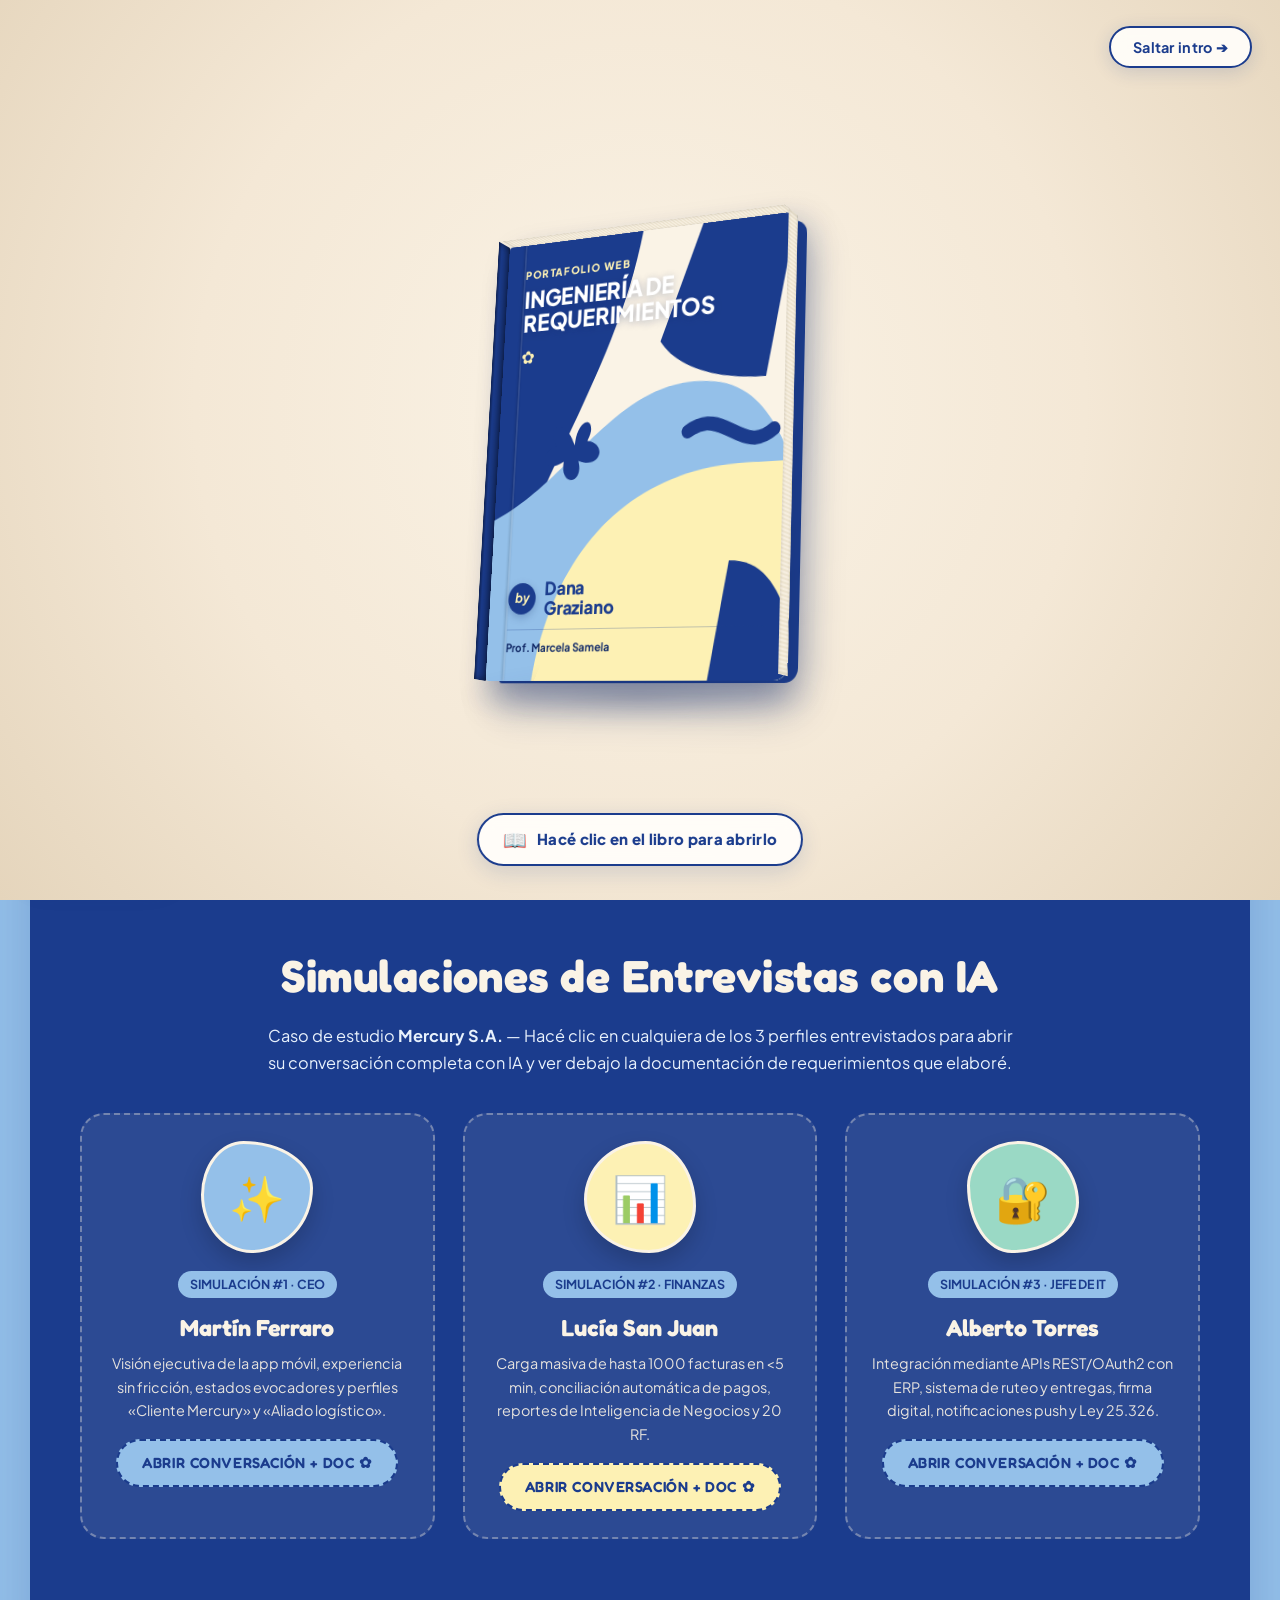
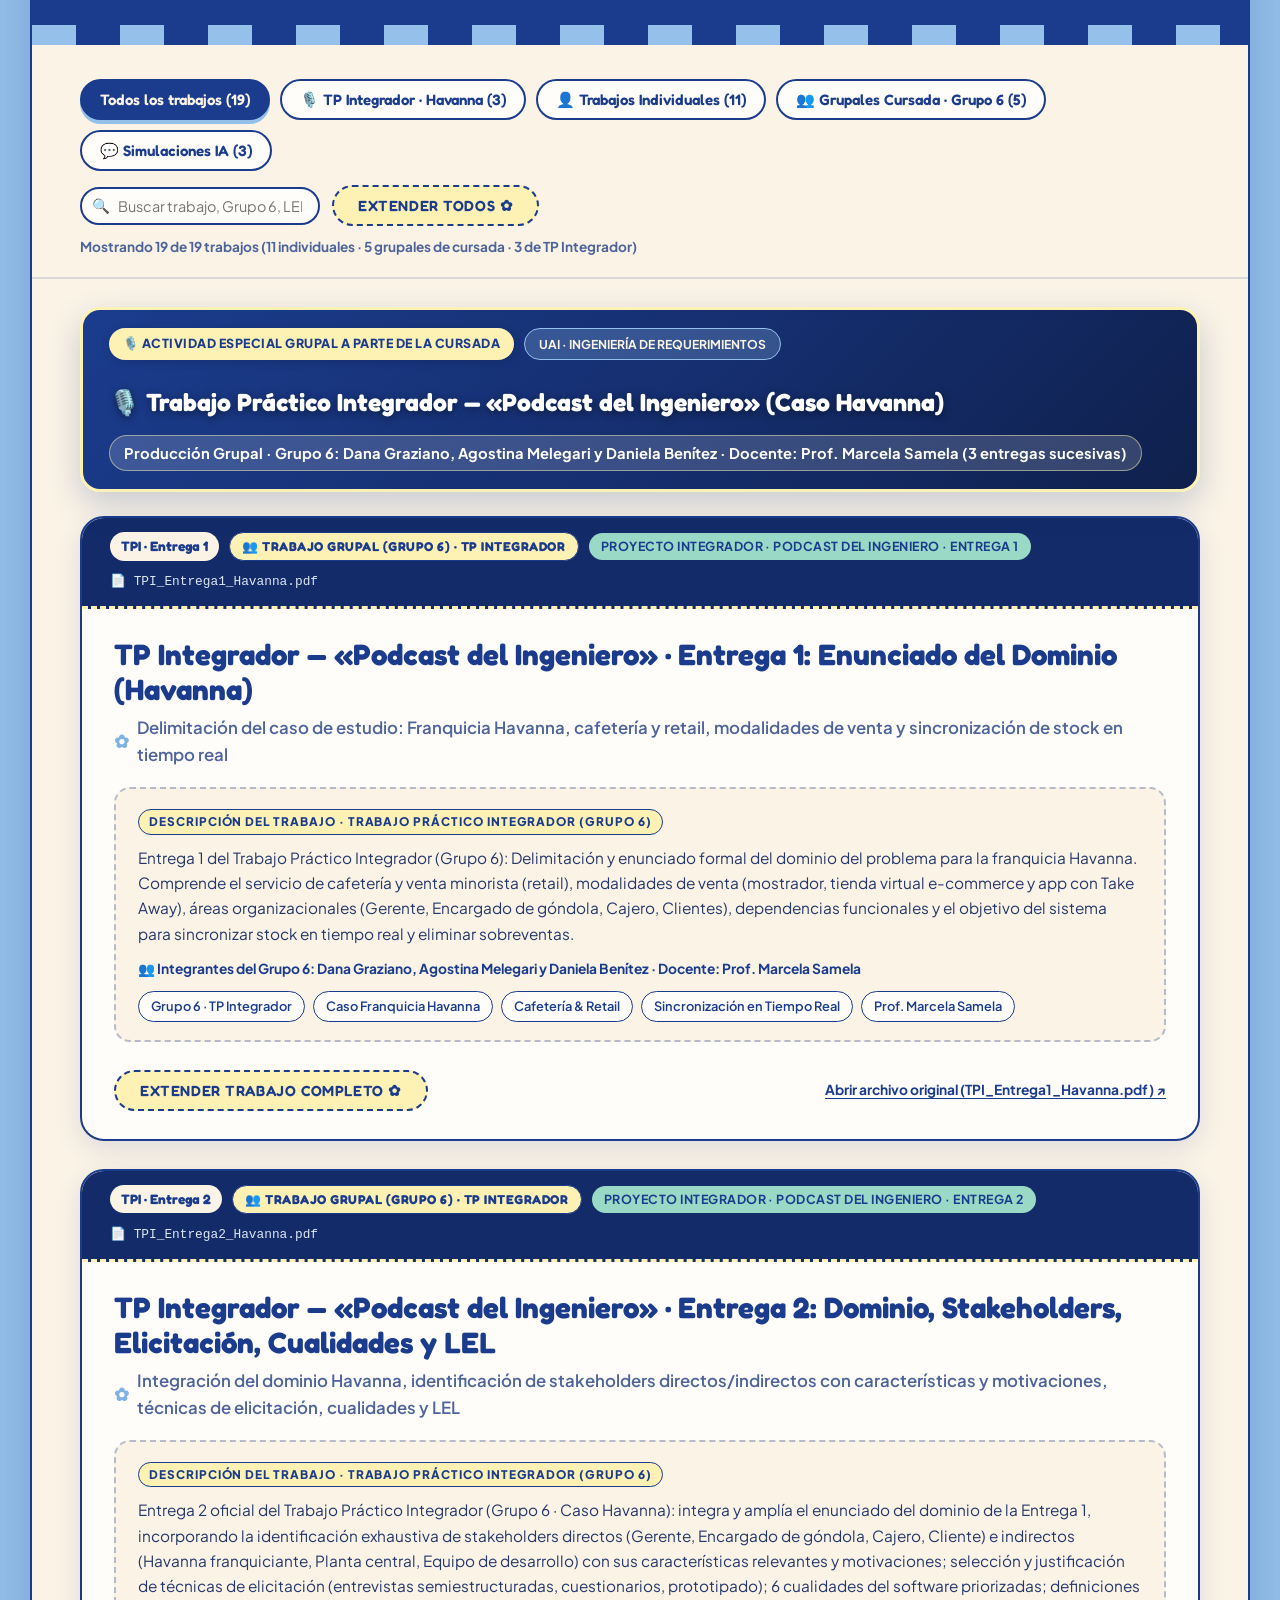
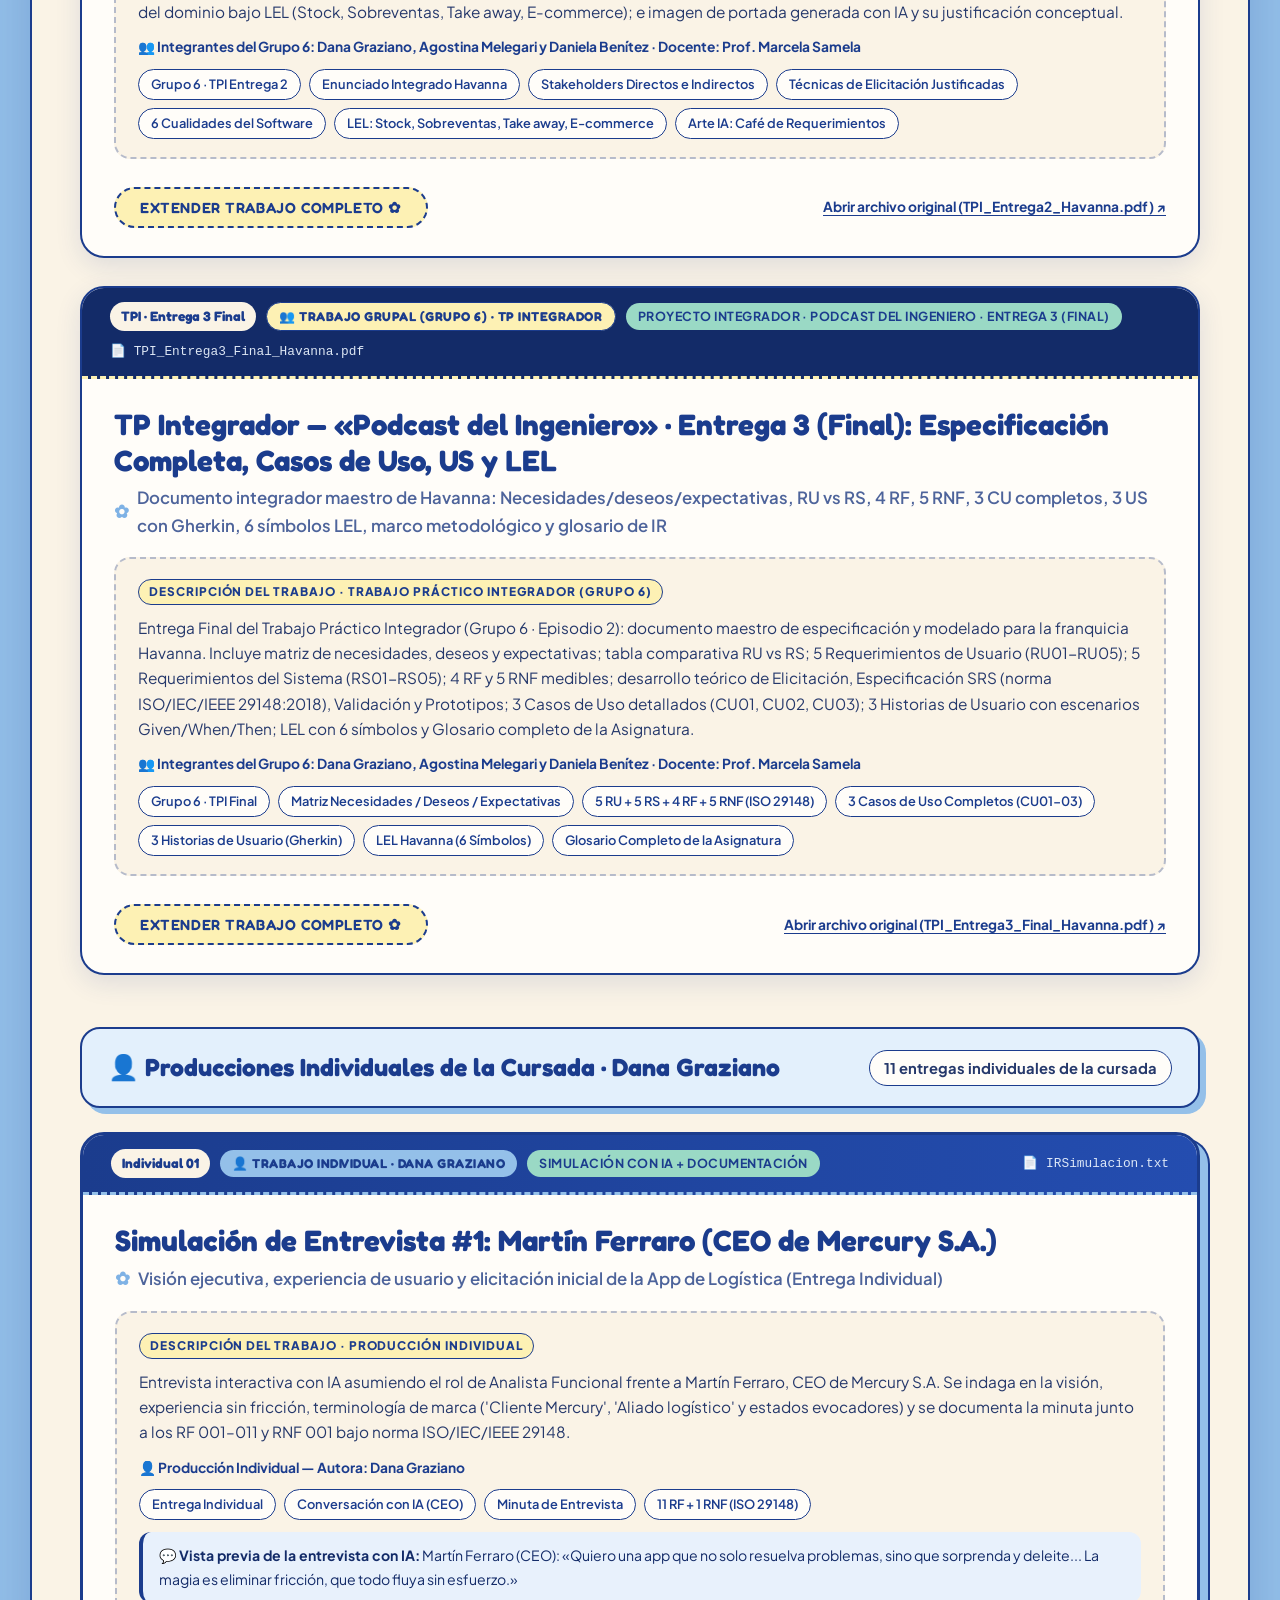
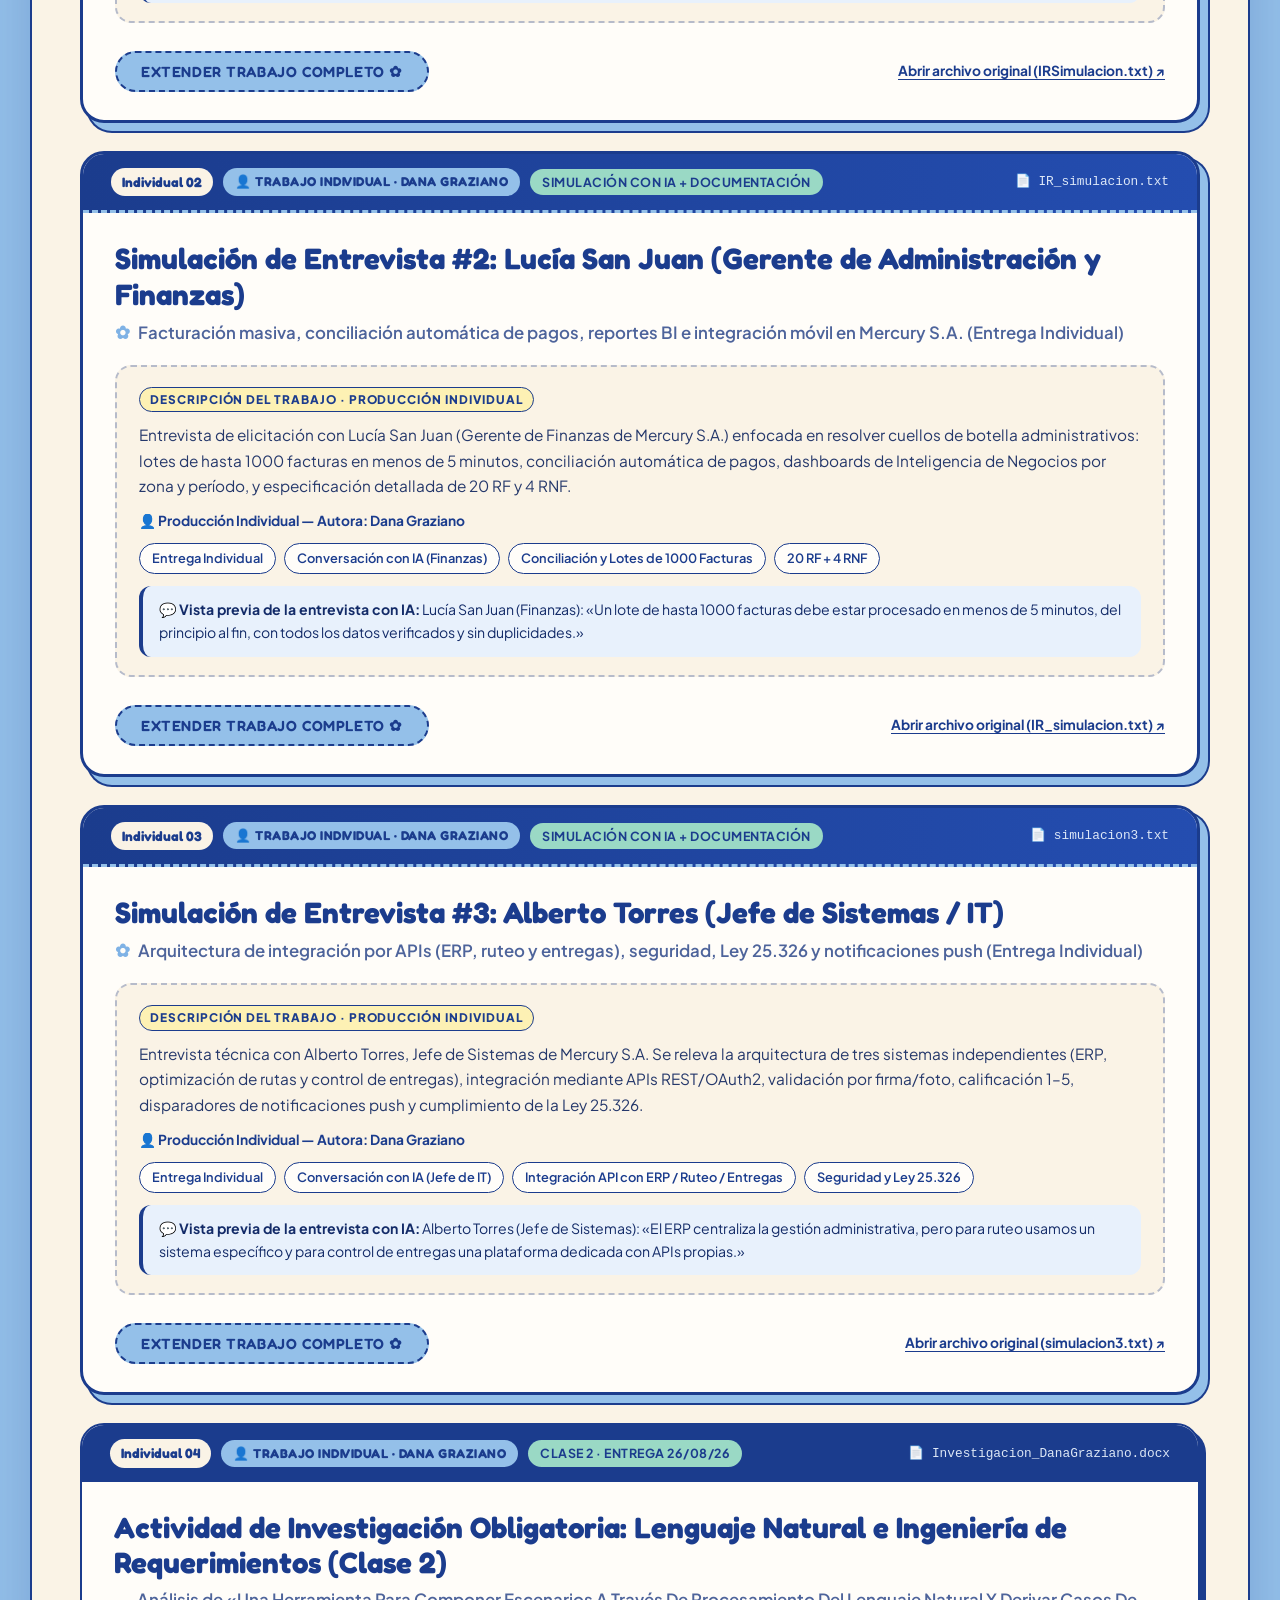
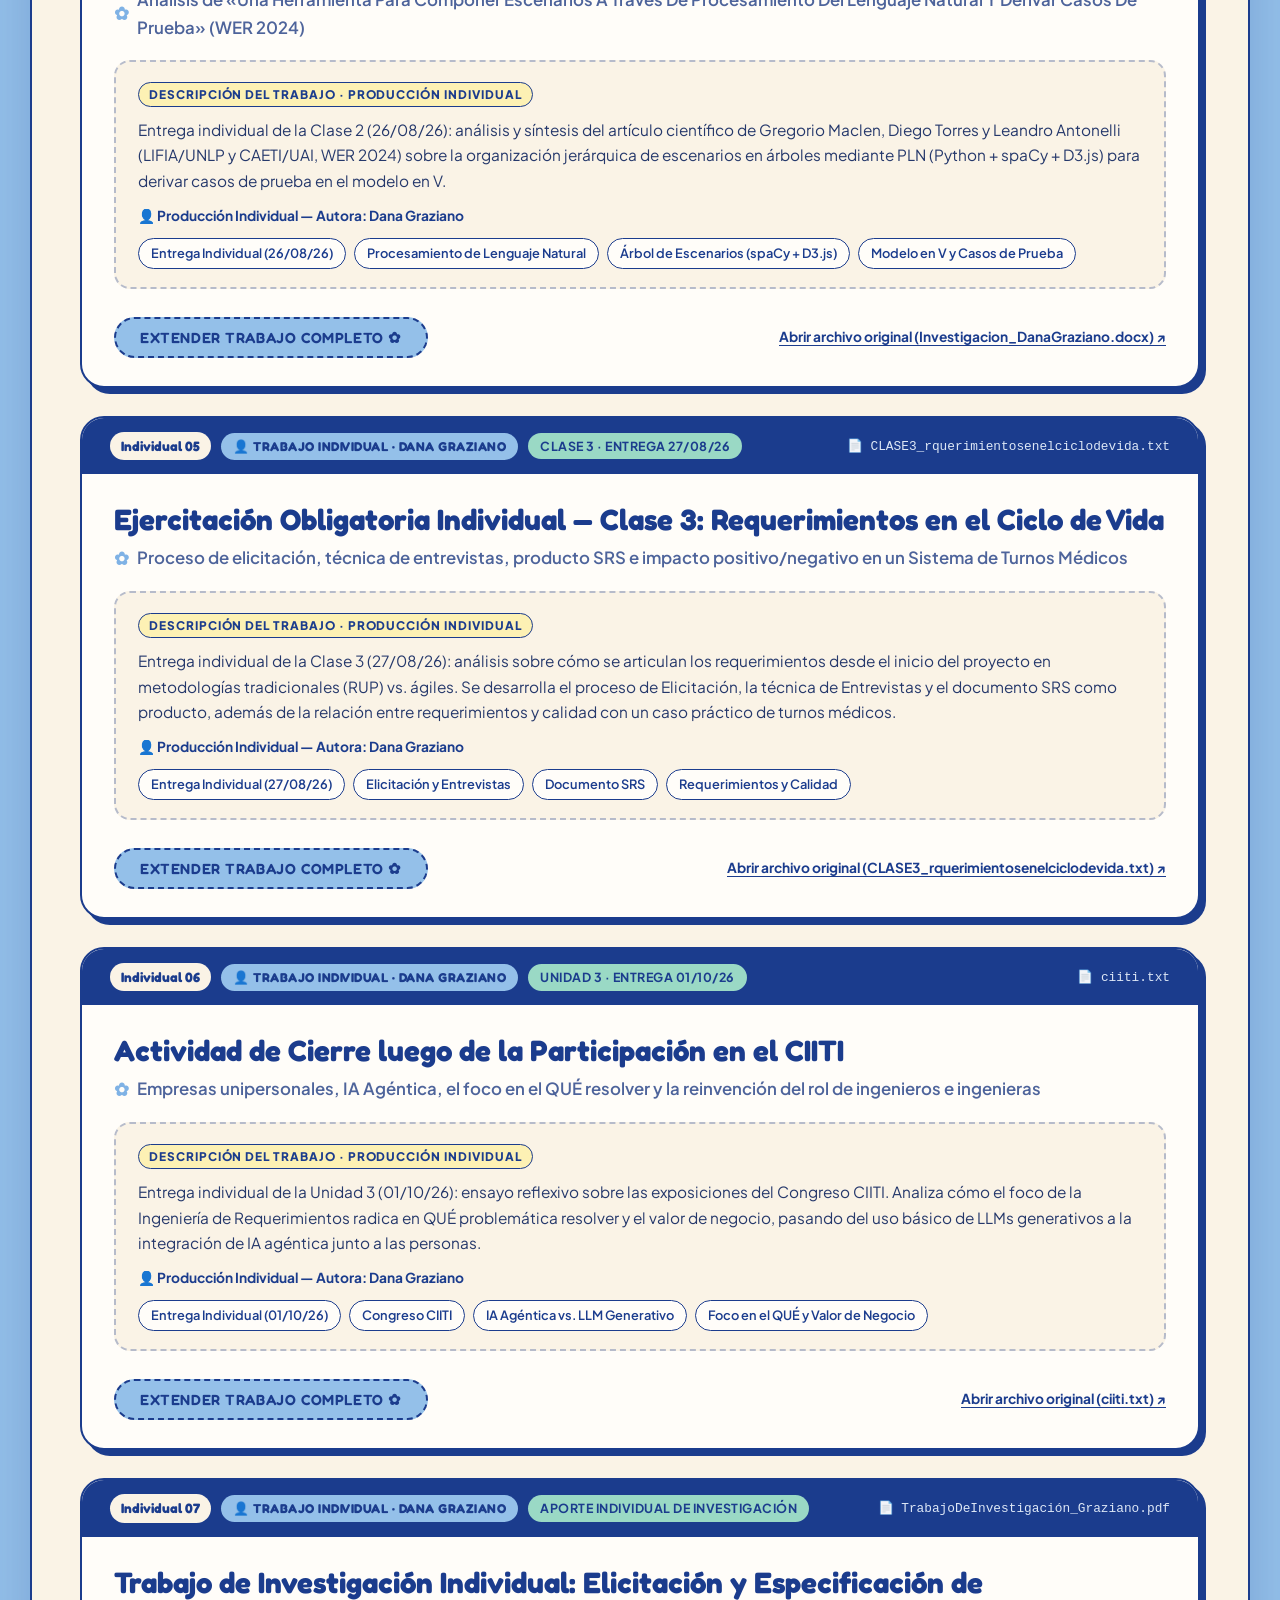
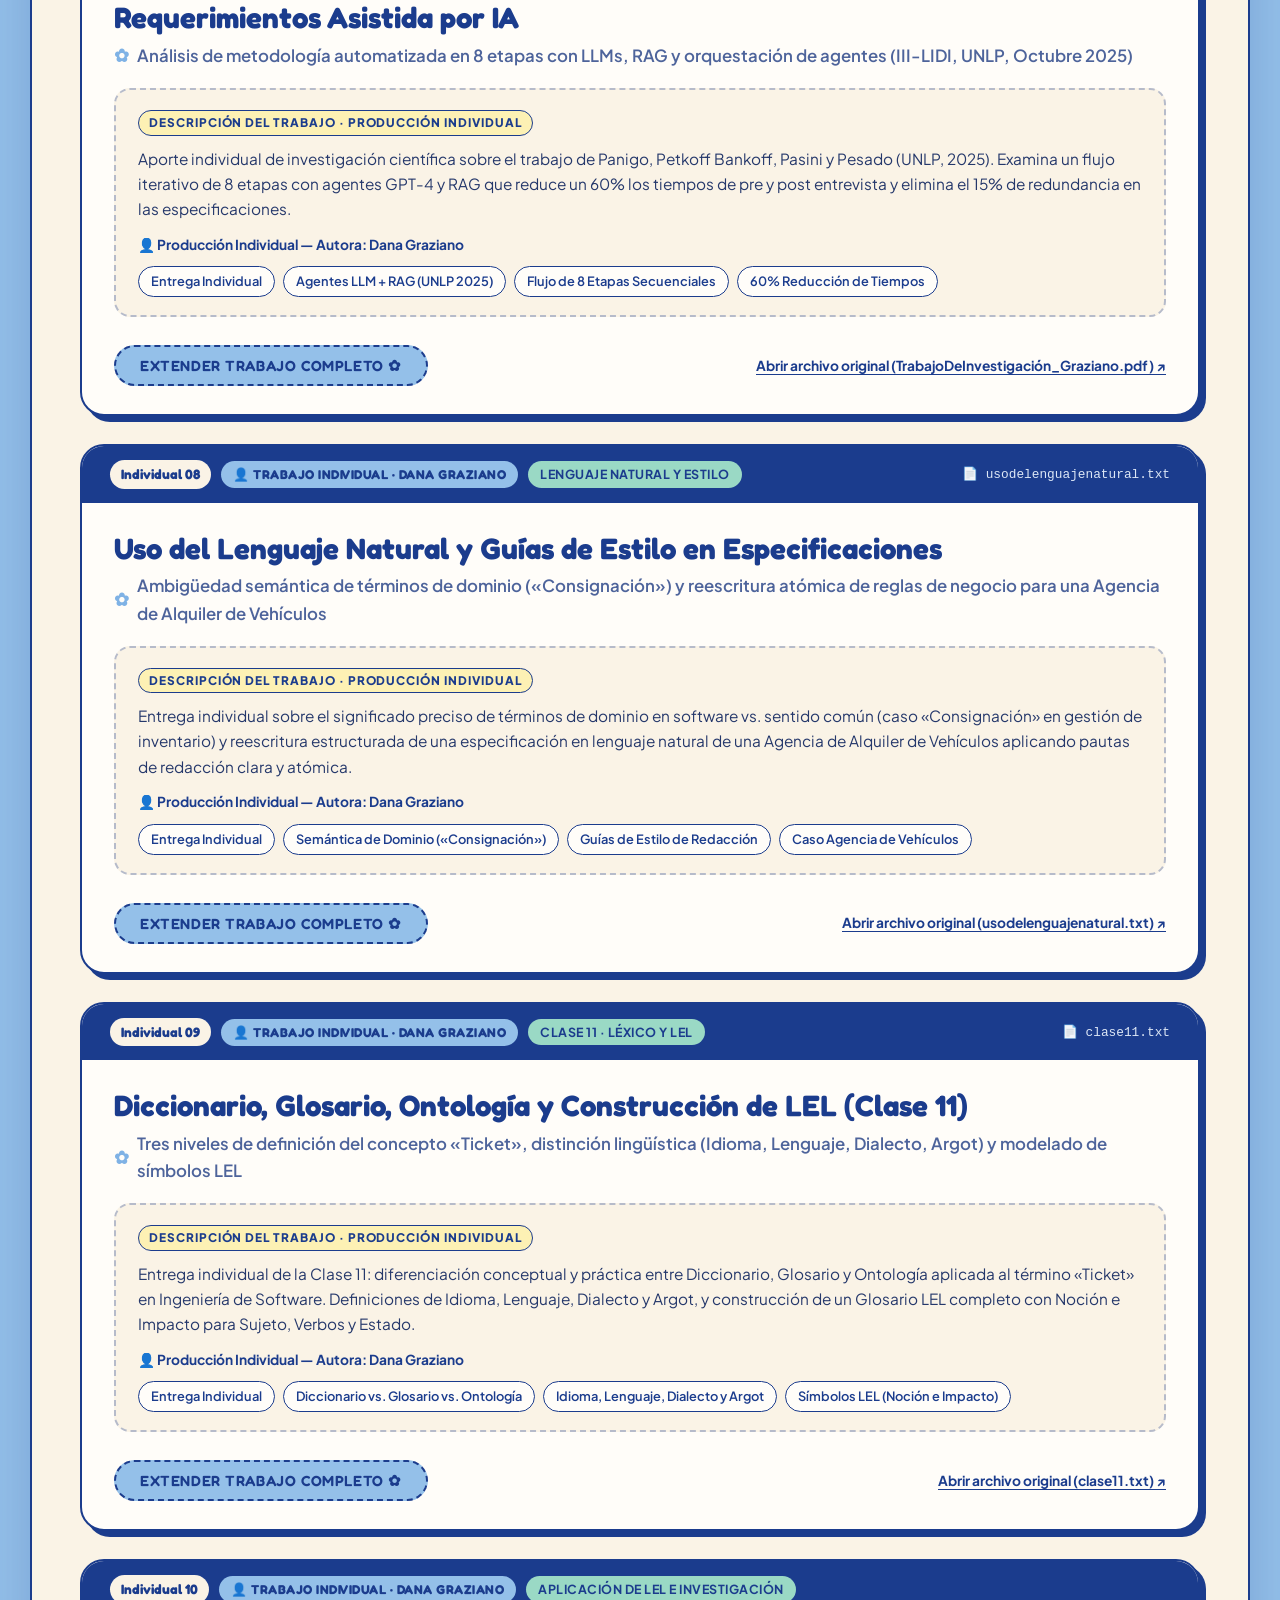
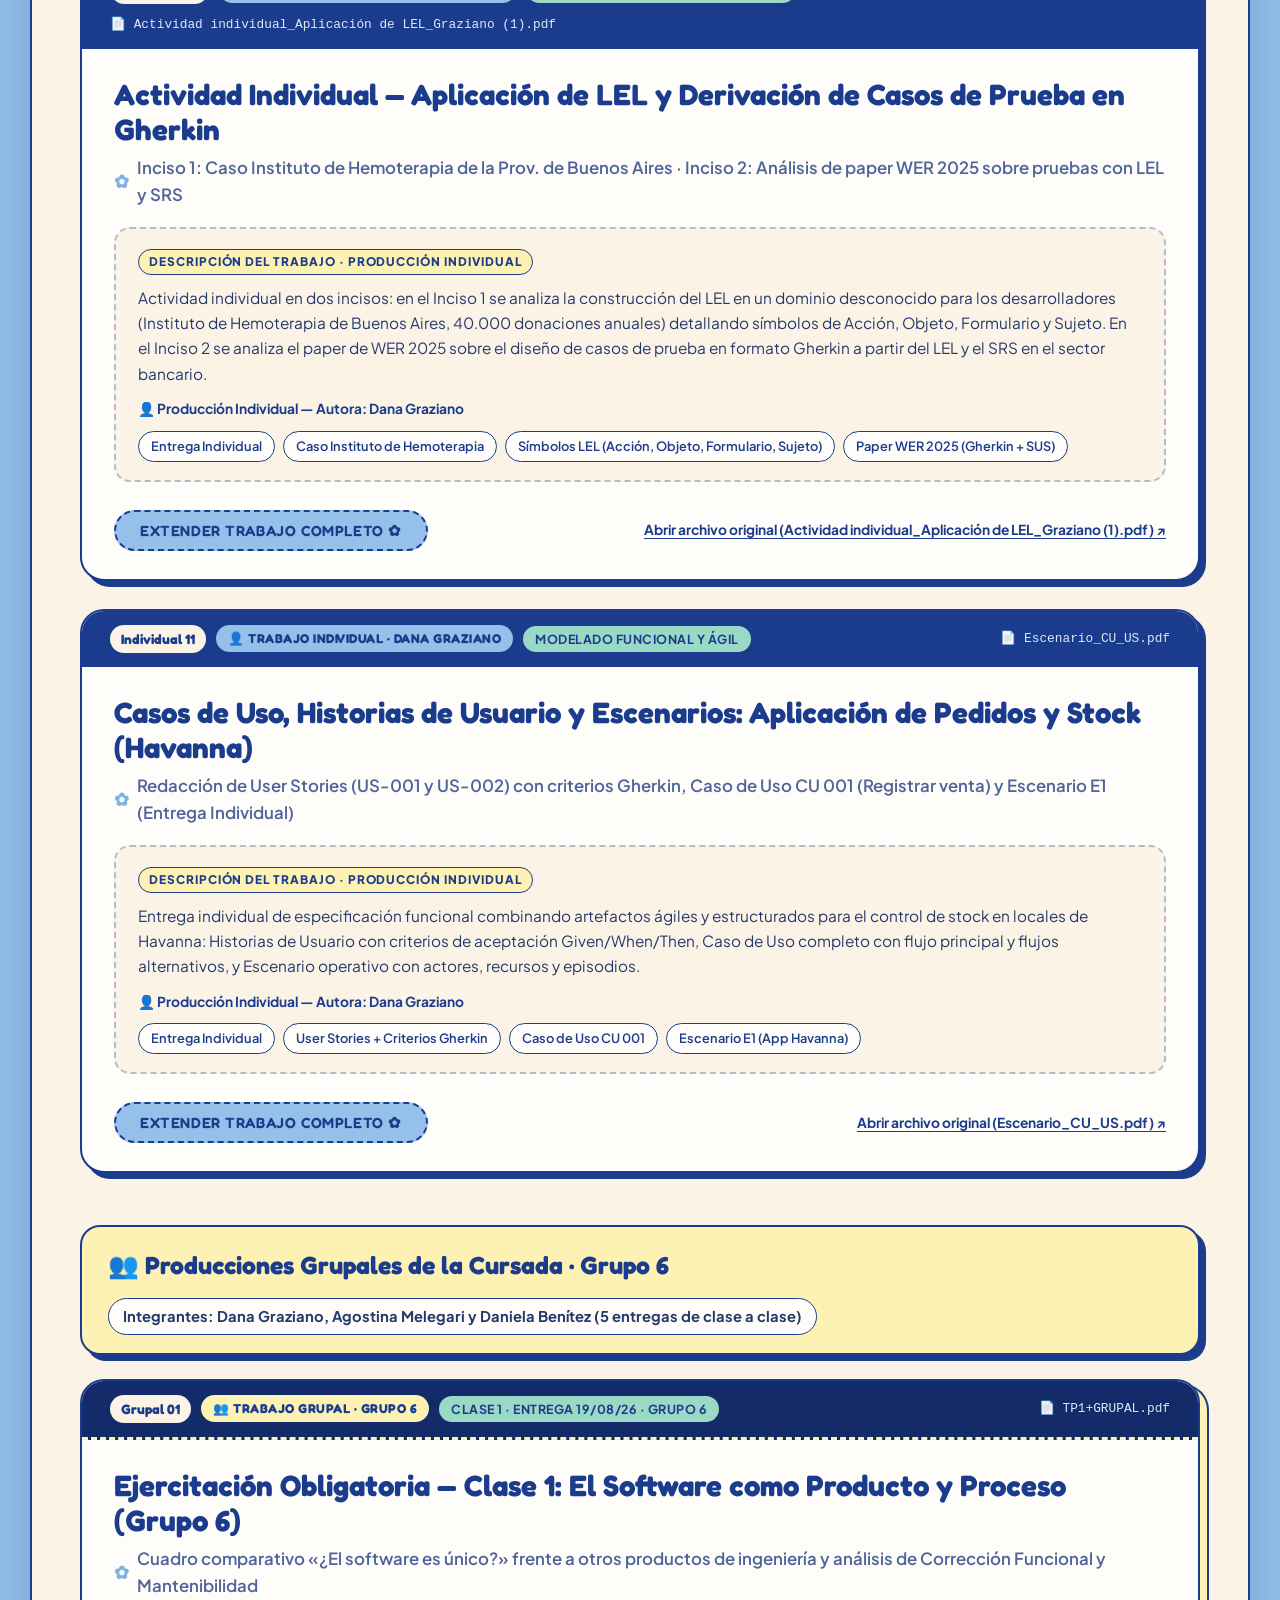
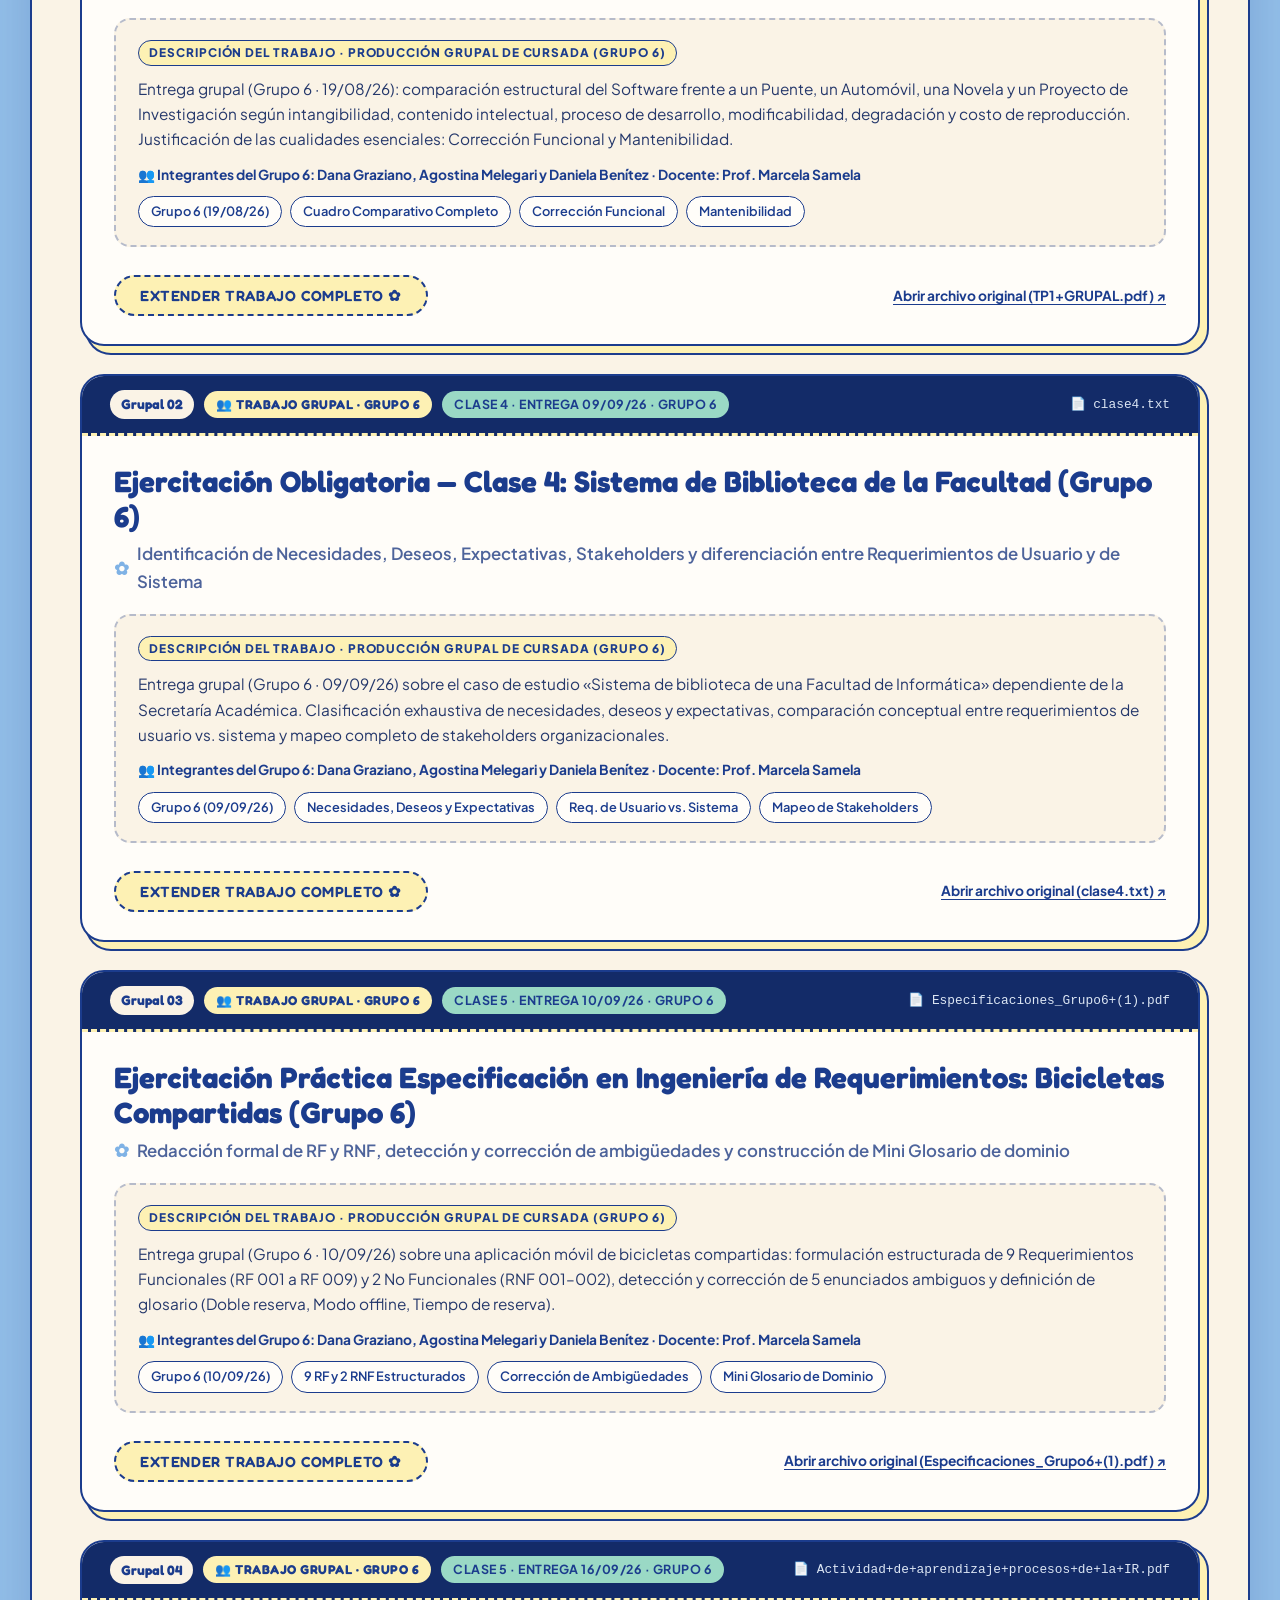
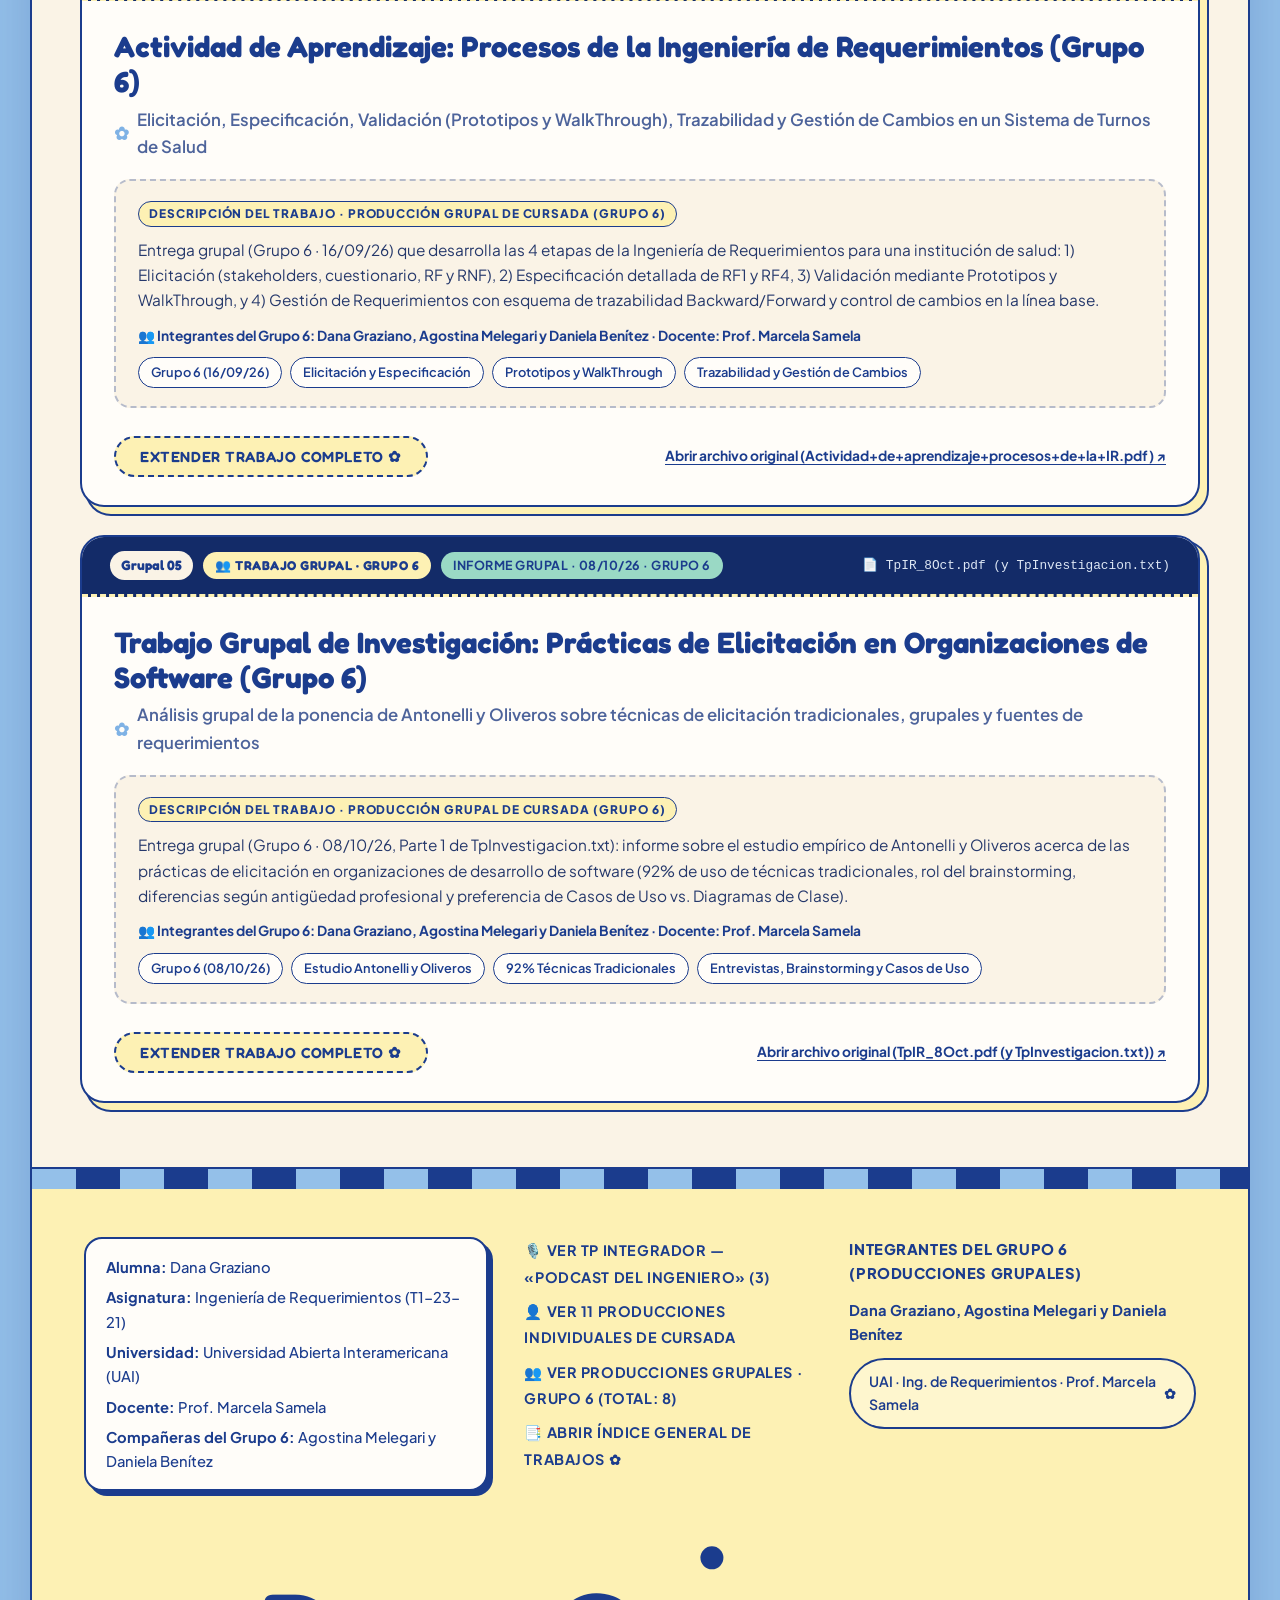
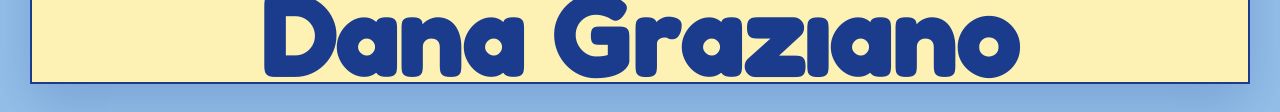
<file: index.html>
<!DOCTYPE html>
<html lang="es">
<head>
  <meta charset="UTF-8" />
  <meta name="viewport" content="width=device-width, initial-scale=1.0" />
  <title>Portafolio de Ingeniería de Requerimientos — Dana Graziano</title>
  <link rel="stylesheet" href="styles.css" />
</head>
<body>

  <!-- =====================================================
       INTRO 3D: LIBRO CERRADO QUE SE ABRE Y HACE ZOOM HACIA LA PÁGINA WEB
       ===================================================== -->
  <div class="book-intro-overlay" id="bookIntroOverlay" aria-hidden="true">
    <button class="book-skip-btn" id="bookSkipBtn" type="button" title="Saltar animación de apertura">Saltar intro ➔</button>

    <div class="book-click-hint" id="bookClickHint" aria-live="polite">
      <span class="hint-icon">📖</span>
      <span class="hint-text">Hacé clic en el libro para abrirlo</span>
    </div>

    <div class="book-stage" id="bookStage">
      <div class="book-floor-shadow"></div>

      <div class="book-3d" id="book3D">
        <!-- Tapa trasera y lomo -->
        <div class="book-back-cover"></div>
        <div class="book-spine"></div>
        <!-- Grosor de hojas (arriba y derecha) -->
        <div class="book-pages-top"></div>
        <div class="book-pages-side"></div>

        <!-- Página interior con el ÍNDICE GENERAL organizado del libro (visible al abrirse la tapa) -->
        <div class="book-inside-page">
          <div class="book-toc-header">
            <div class="book-toc-badge-row">
              <span class="book-toc-uai-pill">UAI · CURSADA 2026</span>
              <span class="book-toc-flower">✿</span>
            </div>
            <h3 class="book-toc-title">ÍNDICE DE TRABAJOS</h3>
            <p class="book-toc-subtitle">Ingeniería de Requerimientos · Prof. Marcela Samela · <strong>19 Entregas</strong></p>
            <div class="book-toc-divider"></div>
          </div>

          <div class="book-toc-scrollable">
            <!-- BLOQUE I: TP INTEGRADOR HAVANNA -->
            <div class="book-toc-sec">
              <div class="book-toc-sec-head">
                <span class="toc-badge-tpi">🎙️ TPI</span>
                <h4>TRABAJO PRÁCTICO INTEGRADOR — HAVANNA</h4>
              </div>
              <ul class="book-toc-items">
                <li><span class="toc-n">TPI 1</span><span class="toc-t">Enunciado del Dominio · Franquicia Havanna</span><span class="toc-dots"></span><span class="toc-m">Grupo 6</span></li>
                <li><span class="toc-n">TPI 2</span><span class="toc-t">Stakeholders, Elicitación, Cualidades e Imagen IA</span><span class="toc-dots"></span><span class="toc-m">Episodio 1</span></li>
                <li><span class="toc-n">TPI 3</span><span class="toc-t">Especificación Completa SRS, CU, US y LEL</span><span class="toc-dots"></span><span class="toc-m">Episodio 2</span></li>
              </ul>
            </div>

            <!-- BLOQUE II: TRABAJOS INDIVIDUALES -->
            <div class="book-toc-sec">
              <div class="book-toc-sec-head">
                <span class="toc-badge-ind">👤 IND</span>
                <h4>TRABAJOS INDIVIDUALES (11 ENTREGAS)</h4>
              </div>
              <ul class="book-toc-items">
                <li><span class="toc-n">IND 01</span><span class="toc-t">Simulación #1: CEO Martín Ferraro (Clase 6)</span><span class="toc-dots"></span></li>
                <li><span class="toc-n">IND 02</span><span class="toc-t">Simulación #2: Finanzas Lucía San Juan (Clase 7)</span><span class="toc-dots"></span></li>
                <li><span class="toc-n">IND 03</span><span class="toc-t">Simulación #3: IT Alberto Torres (Clase 7)</span><span class="toc-dots"></span></li>
                <li><span class="toc-n">IND 04</span><span class="toc-t">PLN y Casos de Prueba (Clase 2)</span><span class="toc-dots"></span></li>
                <li><span class="toc-n">IND 05</span><span class="toc-t">Requerimientos y Calidad en Ciclo de Vida (Clase 3)</span><span class="toc-dots"></span></li>
                <li><span class="toc-n">IND 06</span><span class="toc-t">Reflexión CIITI: IA Agéntica en Software (Clase 1)</span><span class="toc-dots"></span></li>
                <li><span class="toc-n">IND 07</span><span class="toc-t">Investigación: Elicitación Asistida por IA (Clase 9)</span><span class="toc-dots"></span></li>
                <li><span class="toc-n">IND 08</span><span class="toc-t">Lenguaje Natural y Guías de Estilo (Clase 10)</span><span class="toc-dots"></span></li>
                <li><span class="toc-n">IND 09</span><span class="toc-t">«Ticket» en Glosario, Ontología y LEL (Clase 11)</span><span class="toc-dots"></span></li>
                <li><span class="toc-n">IND 10</span><span class="toc-t">LEL Hemoterapia y Casos Gherkin (Clase 11)</span><span class="toc-dots"></span></li>
                <li><span class="toc-n">IND 11</span><span class="toc-t">Casos de Uso, US y Escenarios (Clase 13)</span><span class="toc-dots"></span></li>
              </ul>
            </div>

            <!-- BLOQUE III: TRABAJOS GRUPALES -->
            <div class="book-toc-sec">
              <div class="book-toc-sec-head">
                <span class="toc-badge-grup">👥 G6</span>
                <h4>TRABAJOS GRUPALES — GRUPO 6 (5 ENTREGAS)</h4>
              </div>
              <ul class="book-toc-items">
                <li><span class="toc-n">TG 01</span><span class="toc-t">Singularidad del Software y Cualidades (Clase 1)</span><span class="toc-dots"></span></li>
                <li><span class="toc-n">TG 02</span><span class="toc-t">Sistema de Biblioteca: Necesidades y Stakeholders (Clase 4)</span><span class="toc-dots"></span></li>
                <li><span class="toc-n">TG 03</span><span class="toc-t">Especificación Bicicletas Compartidas (Clase 5)</span><span class="toc-dots"></span></li>
                <li><span class="toc-n">TG 04</span><span class="toc-t">Procesos IR en Turnos de Salud (Clase 5)</span><span class="toc-dots"></span></li>
                <li><span class="toc-n">TG 05</span><span class="toc-t">Investigación Elicitación Antonelli (Clase 4)</span><span class="toc-dots"></span></li>
              </ul>
            </div>
          </div>

          <div class="book-toc-footer">
            <span class="toc-footer-pill">Total: 19 Trabajos</span>
            <span class="toc-click-enter">Haz clic para ingresar al portafolio ➔</span>
          </div>
        </div>

        <!-- Primera hoja interior que se levanta suavemente al abrir (como en el video) -->
        <div class="book-flyleaf-page">
          <div class="flyleaf-front">
            <div class="flyleaf-ornament">✿</div>
            <div class="flyleaf-columns">
              <div class="flyleaf-col">
                <span></span><span></span><span></span><span></span><span></span><span></span>
              </div>
              <div class="flyleaf-col">
                <span></span><span></span><span></span><span></span><span></span><span></span>
              </div>
            </div>
          </div>
          <div class="flyleaf-back"></div>
        </div>

        <!-- Tapa frontal 3D (con el diseño y colores de la página web) -->
        <div class="book-front-cover">
          <!-- Cara externa de la portada -->
          <div class="cover-front-face">
            <!-- Formas gráficas asimétricas y flor azul de 5 pétalos (estilo de la web + composición del video) -->
            <svg class="cover-graphic-art" viewBox="0 0 340 460" preserveAspectRatio="none">
              <!-- Fondo crema cálido -->
              <rect width="340" height="460" fill="#FAF3E6" />
              <!-- Bloque curvo asimétrico azul cobalto arriba/izquierda -->
              <path d="M0,0 L165,0 C145,115 88,195 36,315 L0,315 Z" fill="#1B3C8D" />
              <!-- Franja diagonal azul cobalto derecha -->
              <path d="M235,0 L340,0 L310,165 C270,165 215,155 190,120 Z" fill="#1B3C8D" />
              <!-- Onda orgánica celeste cerámica -->
              <path d="M0,295 C95,255 140,155 245,165 C305,170 325,220 340,250 L340,460 L0,460 Z" fill="#94C0E9" />
              <!-- Forma orgánica amarillo manteca abajo -->
              <path d="M55,460 C75,325 165,245 305,250 L340,250 L340,460 Z" fill="#FDF1B4" />
              <!-- Esquina inferior azul profundo -->
              <path d="M275,345 C310,345 328,370 340,405 L340,460 L255,460 Z" fill="#1B3C8D" />
              <!-- Flor orgánica azul de 5 pétalos -->
              <g transform="translate(46, 175) scale(0.68)">
                <path d="M70,68 C52,22 14,34 38,66 C6,74 14,112 52,92 C46,130 90,130 78,92 C118,108 128,68 92,62 C112,28 74,18 70,68 Z" fill="#1B3C8D" />
              </g>
              <!-- Línea curva gruesa redondeada -->
              <path d="M225,215 C265,190 285,245 320,218" fill="none" stroke="#1B3C8D" stroke-width="14" stroke-linecap="round" />
            </svg>

            <!-- Tipografía de portada -->
            <div class="cover-typography">
              <div class="cover-title-block">
                <span class="cover-kicker">PORTAFOLIO WEB</span>
                <h2 class="cover-main-title">INGENIERÍA DE<br />REQUERIMIENTOS</h2>
                <div class="cover-star-icon">✿</div>
              </div>

              <div class="cover-author-row">
                <span class="cover-by-circle">by</span>
                <div class="cover-author-name">
                  <strong>Dana</strong>
                  <strong>Graziano</strong>
                </div>
              </div>

              <div class="cover-footer-meta">
                <span>Prof. Marcela Samela</span>
              </div>
            </div>

            <!-- Pliegue del lomo en la portada -->
            <div class="cover-hinge-crease"></div>
          </div>

          <!-- Cara interna de la portada (visible cuando el libro se abre) -->
          <div class="cover-inner-face">
            <div class="inner-cover-pattern">
              <span>✿</span><span>✿</span><span>✿</span>
            </div>
          </div>
        </div>
      </div>
    </div>
  </div>

  <!-- =====================================================
       FLORES ORGÁNICAS AZULES Y LÍNEAS ASIMÉTRICAS A LOS COSTADOS
       (Se mueven únicamente al scrollear; quietas si no se scrollea)
       ===================================================== -->
  <div class="scroll-only-art-layer" aria-hidden="true">

    <!-- 1. Flor Orgánica Azul 5 Pétalos + Tallo (Arriba Izquierda) -->
    <svg class="scroll-art-item art-flower-tl" id="artFlowerTL" viewBox="0 0 140 140">
      <path d="M72,82 Q88,112 104,136" fill="none" stroke="#1B3C8D" stroke-width="9" stroke-linecap="round" />
      <path d="M68,68
               C50,24 14,34 38,66
               C6,72 12,112 52,92
               C46,132 88,132 78,94
               C118,110 128,70 92,64
               C112,30 74,18 68,68 Z"
            fill="#1B3C8D" />
    </svg>

    <!-- 2. Líneas Asimétricas Largas en Forma de Onda + Puntos Azules (Medio Izquierda) -->
    <svg class="scroll-art-item art-lines-l1" id="artLinesL1" viewBox="0 0 150 360">
      <path class="scroll-draw-line" d="M30,18 C115,18 118,86 42,96 C-12,104 8,176 86,168 C142,162 132,244 48,252 C-6,258 18,332 108,334"
            fill="none" stroke="#1B3C8D" stroke-width="20" stroke-linecap="round" stroke-linejoin="round" />
      <circle cx="116" cy="48" r="13" fill="#1B3C8D" />
      <circle cx="28" cy="208" r="11" fill="#1B3C8D" />
    </svg>

    <!-- 4. Flor Orgánica Azul 5 Pétalos (Abajo Izquierda) -->
    <svg class="scroll-art-item art-flower-bl" id="artFlowerBL" viewBox="0 0 140 150">
      <path d="M66,85 Q48,118 35,144" fill="none" stroke="#1B3C8D" stroke-width="9" stroke-linecap="round" />
      <path d="M70,66
               C55,20 18,32 40,65
               C8,70 16,110 54,90
               C50,128 92,126 80,90
               C120,104 126,64 90,60
               C108,26 74,16 70,66 Z"
            fill="#1B3C8D" />
      <circle cx="114" cy="28" r="11" fill="#1B3C8D" />
    </svg>

    <!-- 5. Líneas Asimétricas Largas en Forma de Onda + Puntos Azules (Arriba Derecha) -->
    <svg class="scroll-art-item art-lines-r1" id="artLinesR1" viewBox="0 0 150 350">
      <path class="scroll-draw-line" d="M118,20 C32,22 28,90 96,102 C148,112 126,184 46,178 C-4,174 12,256 92,262 C138,266 116,328 38,330"
            fill="none" stroke="#1B3C8D" stroke-width="20" stroke-linecap="round" stroke-linejoin="round" />
      <circle cx="28" cy="46" r="12" fill="#1B3C8D" />
      <circle cx="118" cy="218" r="13" fill="#1B3C8D" />
    </svg>

    <!-- 6. Flor Orgánica Azul 5 Pétalos (Medio Derecha) -->
    <svg class="scroll-art-item art-flower-mr" id="artFlowerMR" viewBox="0 0 140 140">
      <path d="M68,82 Q52,114 38,136" fill="none" stroke="#1B3C8D" stroke-width="9" stroke-linecap="round" />
      <path d="M70,68
               C52,22 14,34 38,66
               C6,74 14,112 52,92
               C46,130 90,130 78,92
               C118,108 128,68 92,62
               C112,28 74,18 70,68 Z"
            fill="#1B3C8D" />
    </svg>

    <!-- 8. Líneas Asimétricas Largas Curvas + Puntos Azules (Abajo Derecha) -->
    <svg class="scroll-art-item art-lines-br" id="artLinesBR" viewBox="0 0 150 310">
      <path class="scroll-draw-line" d="M26,24 C26,108 124,104 122,34 C120,136 22,138 30,214 C38,284 126,274 114,218"
            fill="none" stroke="#1B3C8D" stroke-width="20" stroke-linecap="round" stroke-linejoin="round" />
      <circle cx="74" cy="42" r="13" fill="#1B3C8D" />
      <circle cx="84" cy="282" r="12" fill="#1B3C8D" />
    </svg>

  </div>

  <!-- Main Framed Canvas (Diseño original intacto) -->
  <div class="page-shell">

    <!-- Top Checkered / Striped Sky Blue & Cobalt Bar -->
    <div class="checker-bar"></div>

    <!-- Navigation -->
    <header class="top-nav">
      <div class="brand-badge">
        <span class="brand-flower">✿</span>
        <span>Dana Graziano · Ingeniería de Requerimientos · UAI</span>
      </div>
      <nav class="nav-links">
        <a href="#bloque-integrador" onclick="applyModalityFilter('integrador')" class="nav-link">🎙️ TP Integrador (3)</a>
        <a href="#explorador-trabajos" onclick="applyModalityFilter('individual')" class="nav-link">👤 Individuales (11)</a>
        <a href="#explorador-trabajos" onclick="applyModalityFilter('grupal')" class="nav-link">👥 Grupales (5)</a>
        <a href="#indice-flotante" onclick="toggleFloatingIndex(true); return false;" class="nav-link nav-link-indice">📑 Índice ✿</a>
      </nav>
    </header>

    <!-- Cream Hero Section -->
    <section class="hero-section">
      <div class="hero-copy">
        <span class="hero-kicker">Universidad Abierta Interamericana (UAI)</span>
        <h1 class="hero-title">¡Hola! Soy Dana Graziano</h1>
        <p class="hero-description">
          Portafolio académico de la asignatura <strong>Ingeniería de Requerimientos</strong>, dictada por la docente <strong>Prof. Marcela Samela</strong> en la <strong>Universidad Abierta Interamericana (UAI)</strong>.
        </p>
        <p class="hero-description">
          Aquí se presenta la descripción y el desarrollo completo de todos los trabajos propuestos en la asignatura, organizados en <strong>producciones individuales de cursada (11)</strong>, <strong>producciones grupales de cursada del Grupo 6 (5)</strong> y el <strong>Trabajo Práctico Integrador «Podcast del Ingeniero» (3 Entregas grupales)</strong>.
        </p>

        <div class="hero-actions">
          <button type="button" onclick="applyModalityFilter('integrador')" class="btn-dollop btn-yellow">🎙️ Ver TP Integrador · Havanna (3)</button>
          <button type="button" onclick="applyModalityFilter('individual')" class="btn-dollop">👤 Ver Individuales (11)</button>
          <button type="button" onclick="applyModalityFilter('grupal')" class="btn-dollop">👥 Ver Grupales Cursada (5)</button>
        </div>
      </div>

      <!-- Right Visual Summary Collage -->
      <div class="hero-visual-box">
        <div class="hero-stats-grid">
          <div class="stat-card" onclick="applyModalityFilter('todos')" title="Ver todos los trabajos">
            <div class="stat-number" data-target="19" data-pad="false">0</div>
            <div class="stat-label">Trabajos Totales</div>
          </div>
          <div class="stat-card" onclick="applyModalityFilter('individual')" title="Filtrar trabajos individuales">
            <div class="stat-number" data-target="11" data-pad="false">0</div>
            <div class="stat-label">👤 Individuales</div>
          </div>
          <div class="stat-card" onclick="applyModalityFilter('grupal')" title="Filtrar trabajos grupales del Grupo 6">
            <div class="stat-number" data-target="8" data-pad="true">00</div>
            <div class="stat-label">👥 Grupo 6 (Total)</div>
          </div>
          <div class="stat-card" onclick="applyModalityFilter('integrador')" title="Filtrar TP Integrador Podcast del Ingeniero">
            <div class="stat-number" data-target="3" data-pad="true">00</div>
            <div class="stat-label">🎙️ TP Integrador</div>
          </div>
        </div>
        <div class="hero-visual-caption">
          <span class="caption-flower">✿</span>
          <span class="caption-text">Hacé clic en cualquier tarjeta para filtrar por modalidad</span>
          <span class="caption-flower">✿</span>
        </div>
      </div>
    </section>

    <!-- Wavy Text Banner Divider -->
    <div class="wavy-divider-wrapper">
      <svg class="wavy-svg" viewBox="0 0 1200 105" preserveAspectRatio="none">
        <defs>
          <path id="textWavePath" d="M 0,48 Q 150,14 300,48 T 600,48 T 900,48 T 1200,48" />
        </defs>
        <path d="M 0,68 Q 150,34 300,68 T 600,68 T 900,68 T 1200,68 L 1200,110 L 0,110 Z" fill="#1B3C8D" />
        <text class="wavy-text" dy="-4">
          <textPath href="#textWavePath" startOffset="0%">
            ✿ INGENIERÍA DE REQUERIMIENTOS ✿ TRABAJOS INDIVIDUALES Y GRUPO 6 ✿ DANA GRAZIANO ✿ INGENIERÍA DE REQUERIMIENTOS ✿
          </textPath>
        </text>
      </svg>
    </div>

    <!-- Royal Blue Showcase Section: The 3 AI Interview Simulations -->
    <section class="blue-showcase-section" id="simulaciones-destacadas">
      <div class="section-header-center">
        <h2 class="section-title-light">Simulaciones de Entrevistas con IA</h2>
        <p class="section-subtitle-light">
          Caso de estudio <strong>Mercury S.A.</strong> — Hacé clic en cualquiera de los 3 perfiles entrevistados para abrir su conversación completa con IA y ver debajo la documentación de requerimientos que elaboré.
        </p>
      </div>

      <div class="pillars-grid">
        <!-- Pillar 1: Martín Ferraro -->
        <div class="pillar-item" onclick="jumpToWork('sim-martin-ferraro')">
          <div class="pillar-icon-blob">✨</div>
          <span class="pillar-role">Simulación #1 · CEO</span>
          <h3 class="pillar-name">Martín Ferraro</h3>
          <p class="pillar-desc">
            Visión ejecutiva de la app móvil, experiencia sin fricción, estados evocadores y perfiles «Cliente Mercury» y «Aliado logístico».
          </p>
          <span class="btn-dollop">Abrir conversación + Doc ✿</span>
        </div>

        <!-- Pillar 2: Lucía San Juan -->
        <div class="pillar-item" onclick="jumpToWork('sim-lucia-sanjuan')">
          <div class="pillar-icon-blob">📊</div>
          <span class="pillar-role">Simulación #2 · Finanzas</span>
          <h3 class="pillar-name">Lucía San Juan</h3>
          <p class="pillar-desc">
            Carga masiva de hasta 1000 facturas en &lt;5 min, conciliación automática de pagos, reportes de Inteligencia de Negocios y 20 RF.
          </p>
          <span class="btn-dollop btn-yellow">Abrir conversación + Doc ✿</span>
        </div>

        <!-- Pillar 3: Alberto Torres -->
        <div class="pillar-item" onclick="jumpToWork('sim-alberto-torres')">
          <div class="pillar-icon-blob">🔐</div>
          <span class="pillar-role">Simulación #3 · Jefe de IT</span>
          <h3 class="pillar-name">Alberto Torres</h3>
          <p class="pillar-desc">
            Integración mediante APIs REST/OAuth2 con ERP, sistema de ruteo y entregas, firma digital, notificaciones push y Ley 25.326.
          </p>
          <span class="btn-dollop">Abrir conversación + Doc ✿</span>
        </div>
      </div>
    </section>

    <!-- Middle Checkered Bar -->
    <div class="checker-bar bottom-border-none"></div>

    <!-- Sticky Filter & Search Controls (Separating Individuales vs Grupales Grupo 6) -->
    <section class="controls-section" id="explorador-trabajos">
      <div class="controls-bar">
        <div class="filter-tabs" role="tablist">
          <button class="filter-btn active" data-filter="todos">Todos los trabajos (19)</button>
          <button class="filter-btn" data-filter="integrador">🎙️ TP Integrador · Havanna (3)</button>
          <button class="filter-btn" data-filter="individual">👤 Trabajos Individuales (11)</button>
          <button class="filter-btn" data-filter="grupal">👥 Grupales Cursada · Grupo 6 (5)</button>
          <button class="filter-btn" data-filter="simulaciones">💬 Simulaciones IA (3)</button>
        </div>

        <div class="right-controls">
          <div class="search-input-wrap">
            <span class="search-icon">🔍</span>
            <input
              type="text"
              id="searchInput"
              class="search-input"
              placeholder="Buscar trabajo, Grupo 6, LEL..."
              aria-label="Buscar trabajo"
            />
          </div>
          <button id="toggleAllBtn" class="btn-dollop btn-yellow">Extender todos ✿</button>
        </div>
      </div>
      <div style="margin-top: 10px; font-size: 0.85rem; font-weight: 700; color: var(--text-muted);" id="worksCountLabel">
        Mostrando 16 de 16 trabajos (11 individuales · 5 grupales de Grupo 6)
      </div>
    </section>

    <!-- Scrollable Works Feed Separated into Individuales and Grupales (Grupo 6) -->
    <main class="works-feed-section">
      <div id="worksGrid">
        <!-- Populated dynamically by app.js from data.js -->
      </div>
    </main>


    <!-- Bottom Checkered Sky Blue & Cobalt Bar -->
    <div class="checker-bar bottom-border-none"></div>

    <!-- Pastel Butter Yellow Footer -->
    <footer class="butter-footer" id="pie-pagina">
      <div class="footer-columns">
        <div class="footer-col">
          <div class="footer-highlight-card">
            <p><strong>Alumna:</strong> Dana Graziano</p>
            <p><strong>Asignatura:</strong> Ingeniería de Requerimientos (T1-23-21)</p>
            <p><strong>Universidad:</strong> Universidad Abierta Interamericana (UAI)</p>
            <p><strong>Docente:</strong> Prof. Marcela Samela</p>
            <p><strong>Compañeras del Grupo 6:</strong> Agostina Melegari y Daniela Benítez</p>
          </div>
        </div>

        <div class="footer-col">
          <ul class="footer-links">
            <li><a href="#explorador-trabajos" onclick="applyModalityFilter('integrador')">🎙️ Ver TP Integrador — «Podcast del Ingeniero» (3)</a></li>
            <li><a href="#explorador-trabajos" onclick="applyModalityFilter('individual')">👤 Ver 11 Producciones Individuales de Cursada</a></li>
            <li><a href="#explorador-trabajos" onclick="applyModalityFilter('grupal')">👥 Ver Producciones Grupales · Grupo 6 (Total: 8)</a></li>
            <li><a href="#indice-flotante" onclick="toggleFloatingIndex(true); return false;">📑 Abrir Índice General de Trabajos ✿</a></li>
          </ul>
        </div>

        <div class="footer-col">
          <p style="font-weight: 800; text-transform: uppercase; letter-spacing: 0.04em;">
            INTEGRANTES DEL GRUPO 6 (PRODUCCIONES GRUPALES)
          </p>
          <p style="font-weight: 700;">
            Dana Graziano, Agostina Melegari y Daniela Benítez
          </p>
          <div class="footer-pill-box">
            <span>UAI · Ing. de Requerimientos · Prof. Marcela Samela</span>
            <span>✿</span>
          </div>
        </div>
      </div>

      <!-- Giant Cobalt Blue Wordmark at Bottom: "Dana Graziano" con el punto de la "i" que rebota desde la "a" hasta la "i" -->
      <div class="footer-giant-word" id="footerGiantWord" aria-label="Dana Graziano">
        <span class="footer-char">D</span><span class="footer-char">a</span><span class="footer-char">n</span><span class="footer-char">a</span><span class="footer-char">&nbsp;</span><span class="footer-char" id="charG">G</span><span class="footer-char">r</span><span class="footer-char" id="charStartA">a</span><span class="footer-char">z</span><span class="footer-char footer-char-i" id="charI">&imath;<span class="i-bouncing-dot" id="iBouncingDot"></span></span><span class="footer-char">a</span><span class="footer-char">n</span><span class="footer-char">o</span>
      </div>
    </footer>

  </div>

  <!-- =====================================================
       BOTÓN FLOTANTE DEL ÍNDICE DE TRABAJOS
       (Pill redondeada cobalt/butter con flor)
       ===================================================== -->
  <button id="floatingIndexBtn" class="floating-index-btn" type="button" aria-label="Abrir Índice de Trabajos" title="Abrir Índice de Trabajos">
    <span class="floating-index-icon">📑</span>
    <span class="floating-index-label">Índice</span>
    <span class="floating-index-flower">✿</span>
  </button>

  <!-- =====================================================
       VENTANA FLOTANTE DEL ÍNDICE
       (Rectángulo de puntas redondeadas y fondo azul transparente difuminado)
       ===================================================== -->
  <aside id="floatingIndexDrawer" class="floating-index-drawer" aria-hidden="true" role="dialog" aria-labelledby="floatingIndexHeading">
    <div class="floating-index-glass-card">
      <div class="floating-index-topbar">
        <div class="floating-index-badge-group">
          <span class="floating-index-pill">UAI · CURSADA 2026</span>
          <h3 id="floatingIndexHeading" class="floating-index-title">Índice de Trabajos</h3>
        </div>
        <button id="floatingIndexClose" class="floating-index-close-btn" type="button" aria-label="Cerrar índice">&times;</button>
      </div>

      <!-- Filtros rápidos dentro del índice -->
      <div class="floating-index-filter-chips">
        <button class="index-chip active" data-modality="all">Todos (19)</button>
        <button class="index-chip" data-modality="integrador">🎙️ TPI (3)</button>
        <button class="index-chip" data-modality="individual">👤 Ind (11)</button>
        <button class="index-chip" data-modality="grupal">👥 Grupo 6 (5)</button>
        <button class="index-chip" data-modality="simulacion">💬 IA (3)</button>
      </div>

      <!-- Buscador rápido dentro del índice -->
      <div class="floating-index-search">
        <input type="text" id="floatingIndexSearchInput" placeholder="Filtrar por título, número o tema..." aria-label="Filtrar índice" />
      </div>

      <!-- Lista de trabajos con scrollbar estilizada -->
      <div class="floating-index-scroll-list" id="floatingIndexScrollList">
        <!-- Generado dinámicamente desde app.js -->
      </div>

      <div class="floating-index-drawer-footer">
        <span>Total: 19 trabajos académicos organizados</span>
        <span class="drawer-tip">Haz clic para ir directamente al trabajo</span>
      </div>
    </div>
  </aside>

  <script src="data.js"></script>
  <script src="app.js"></script>
</body>
</html>
</file>
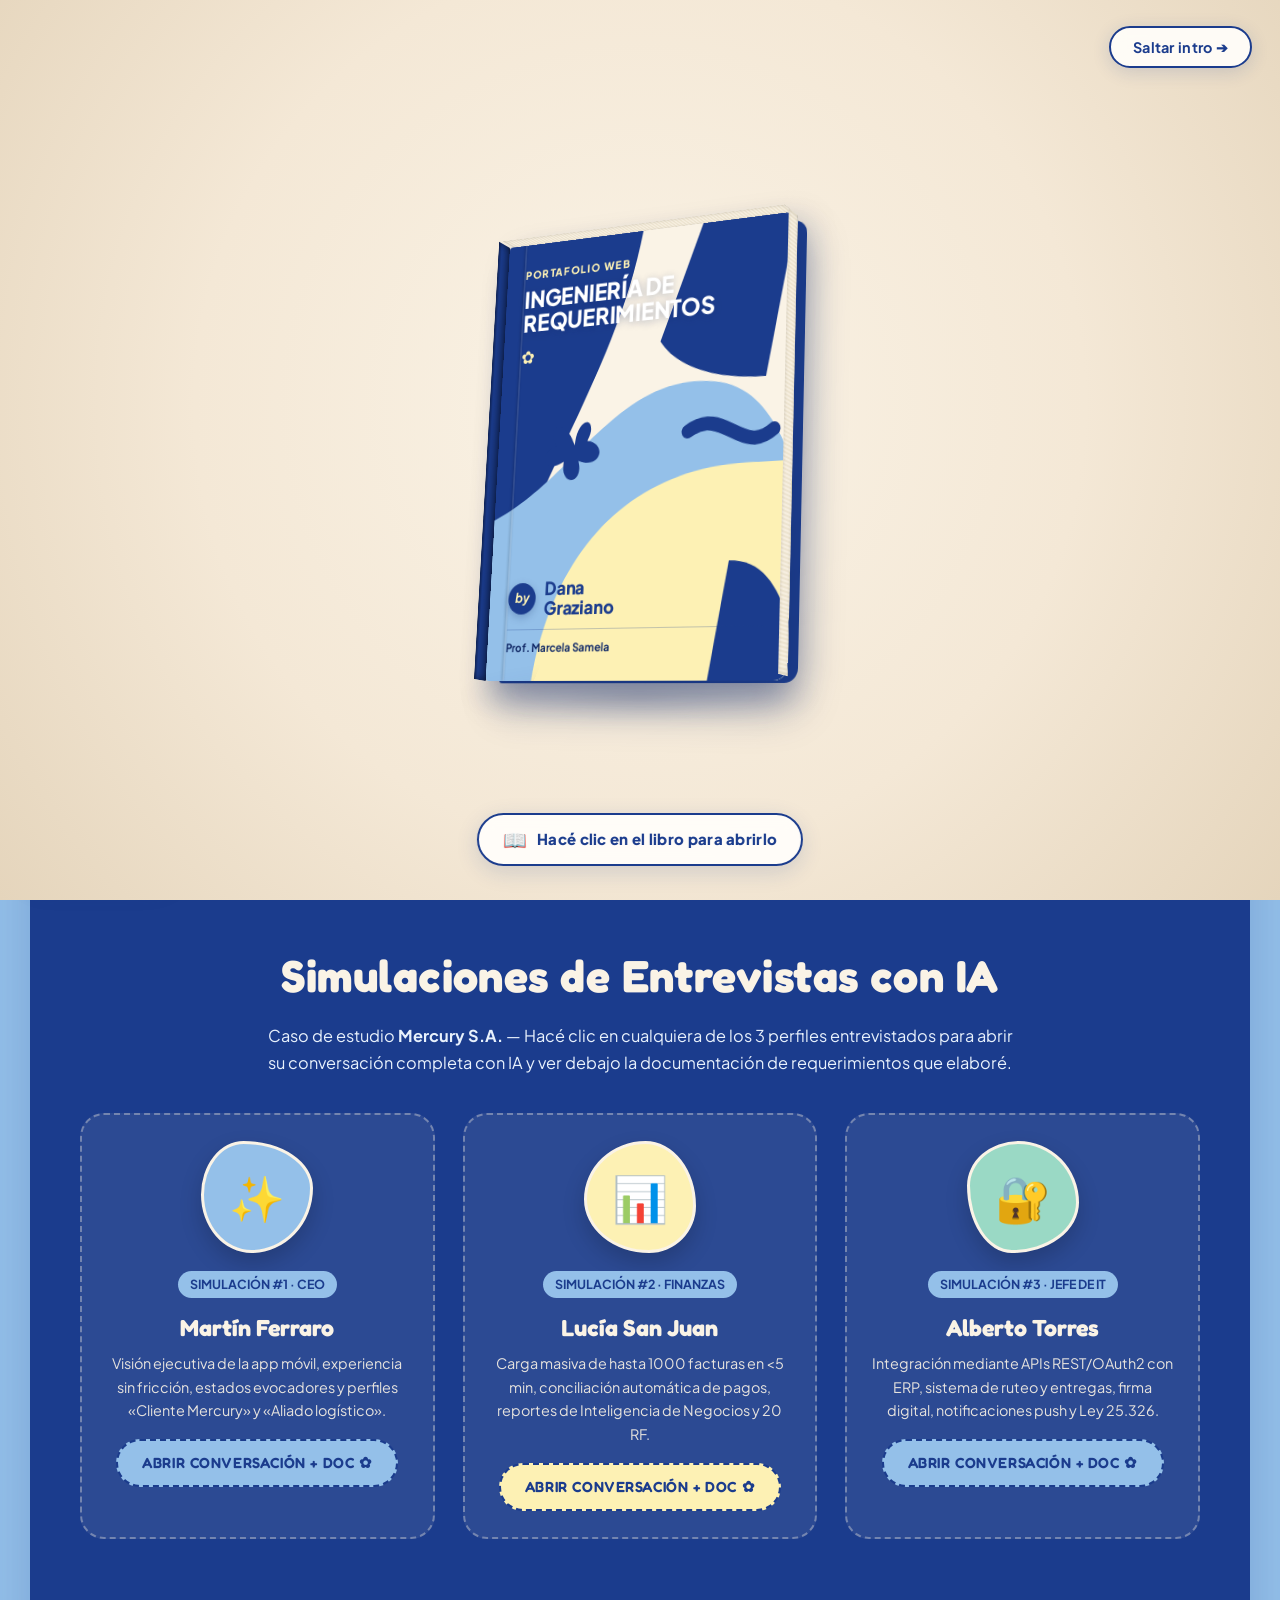
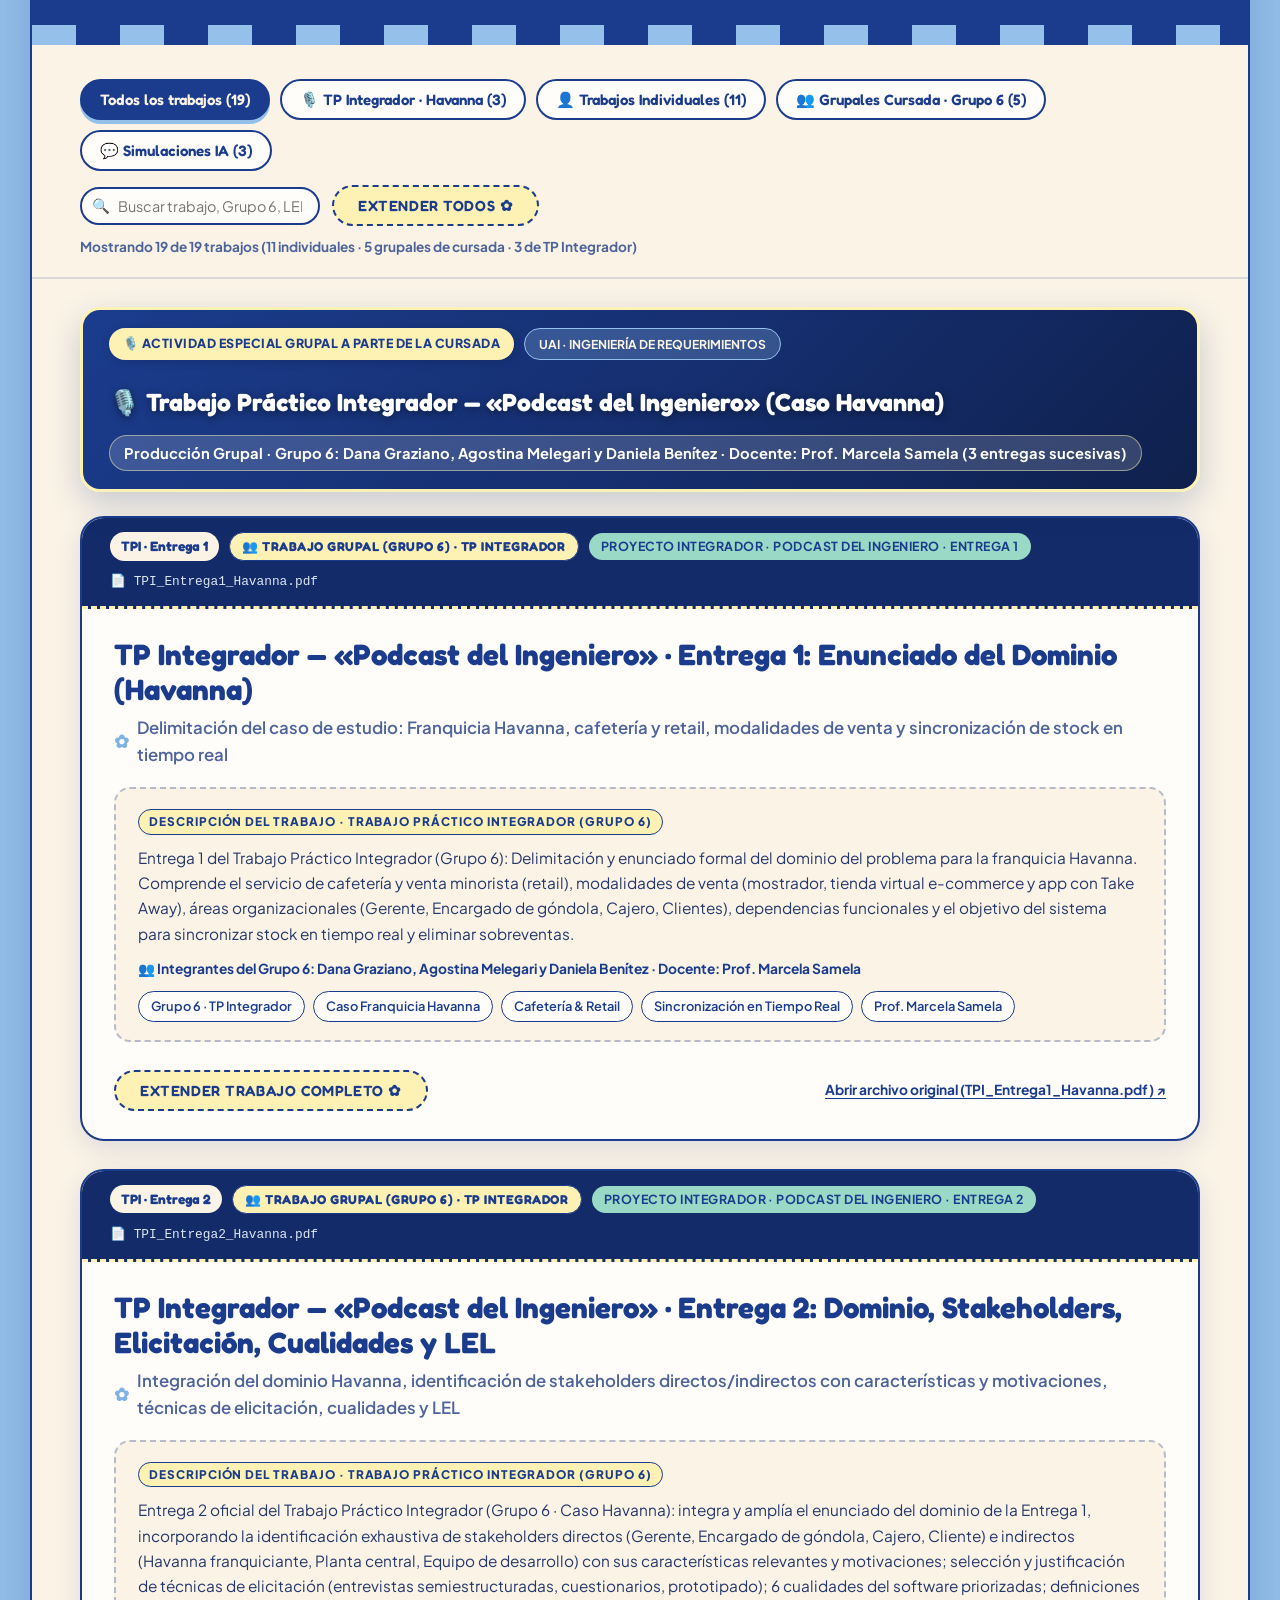
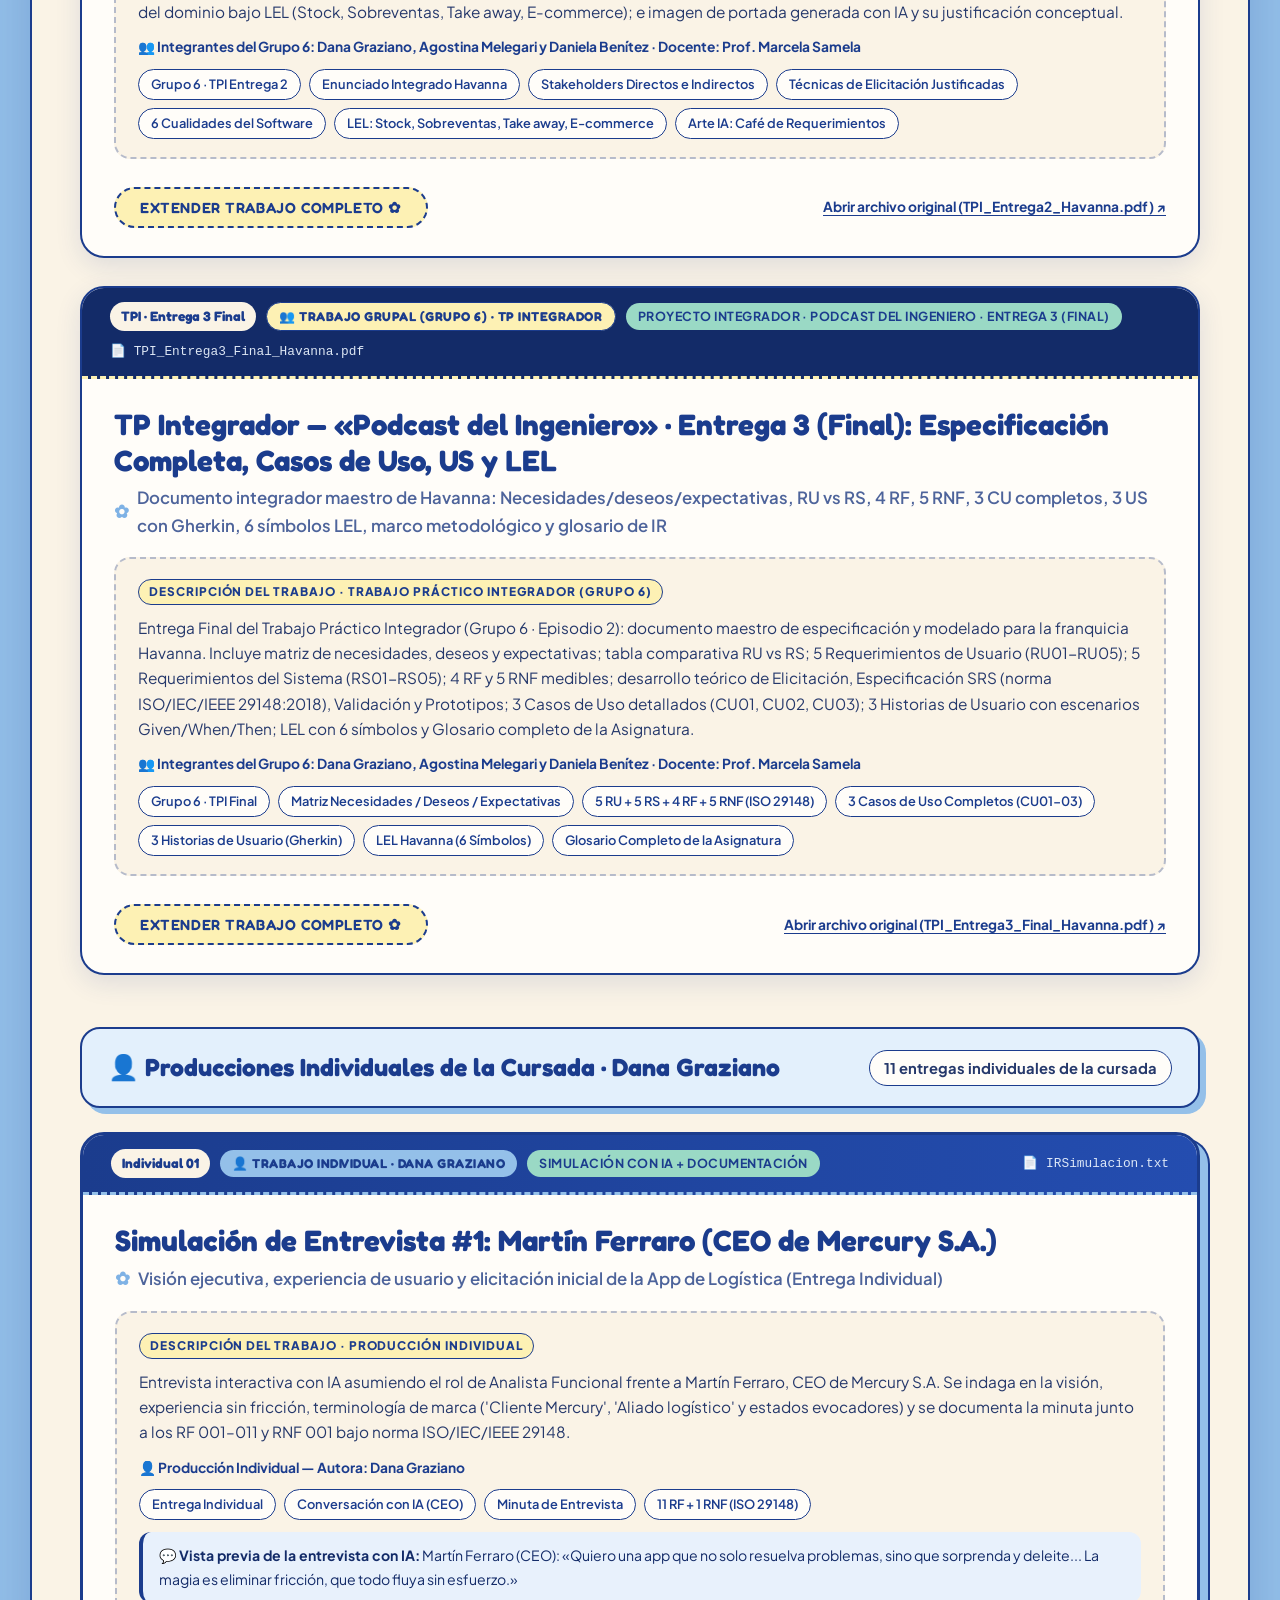
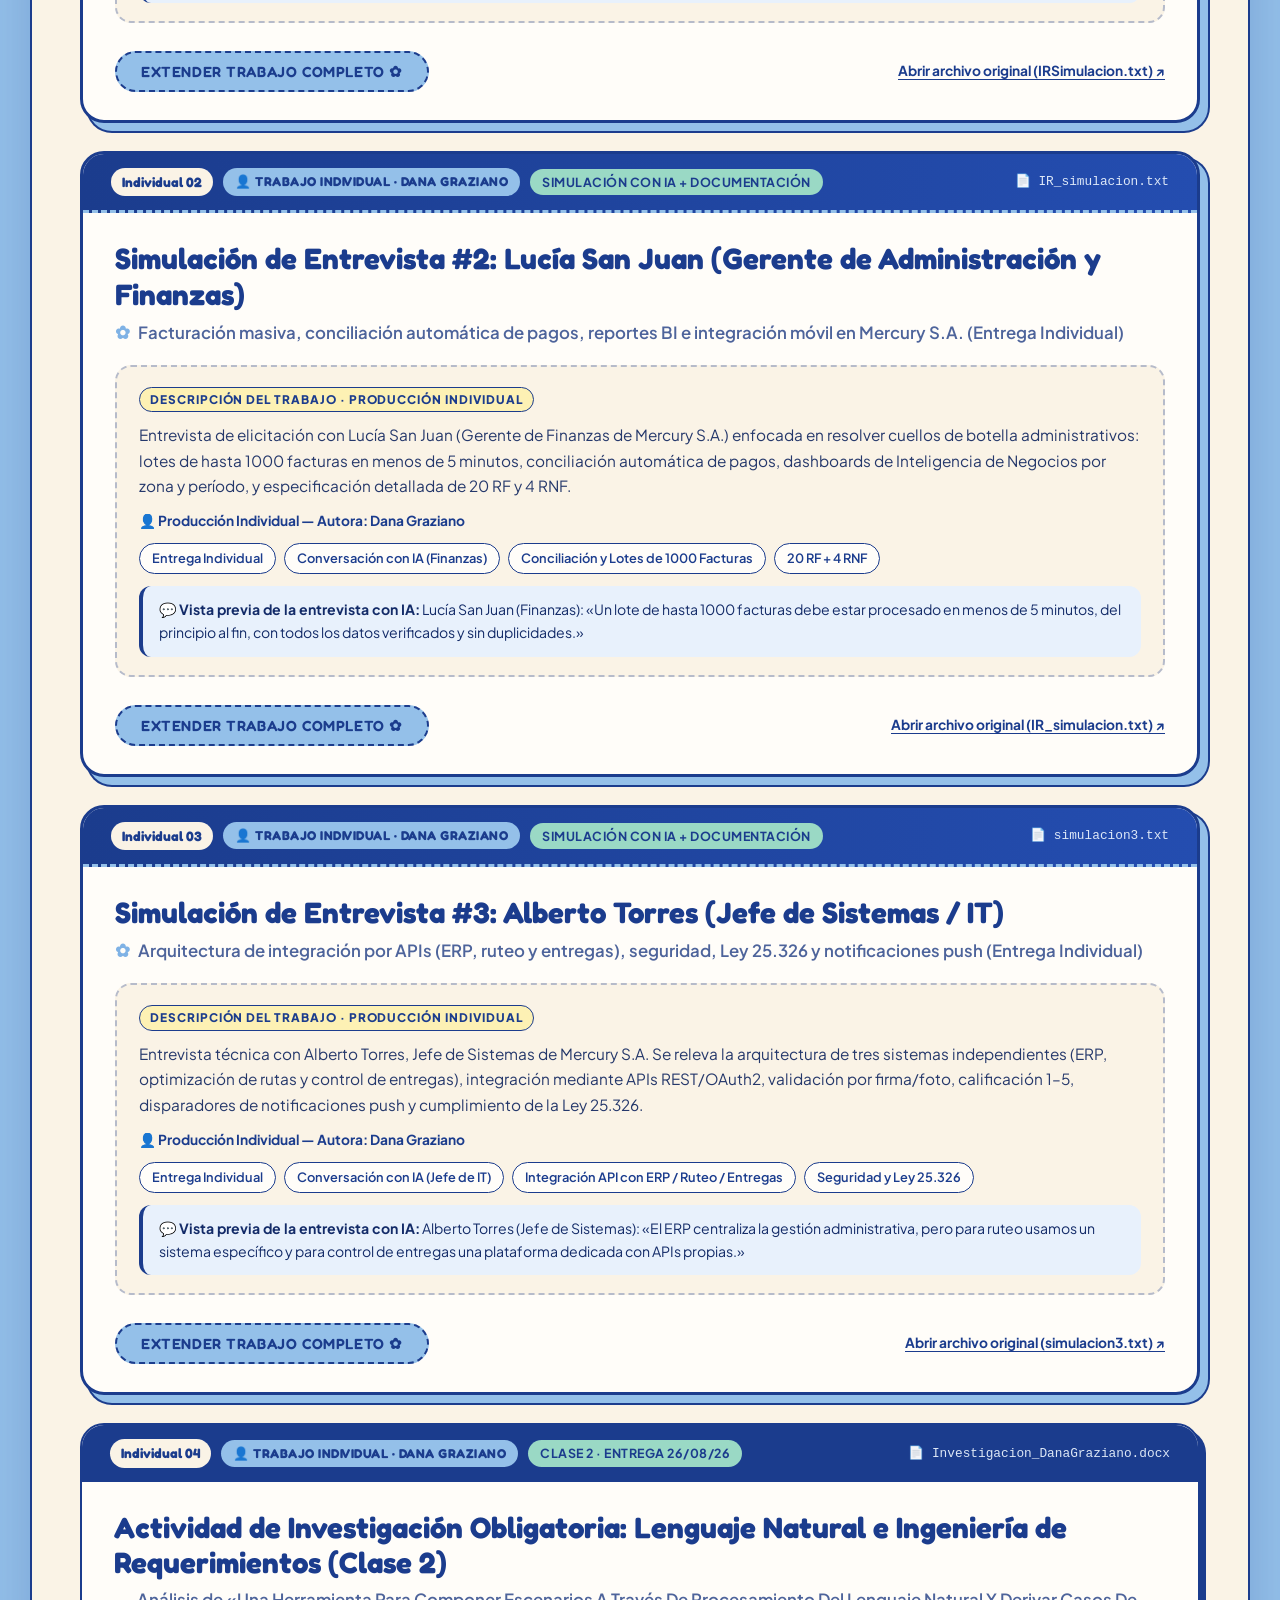
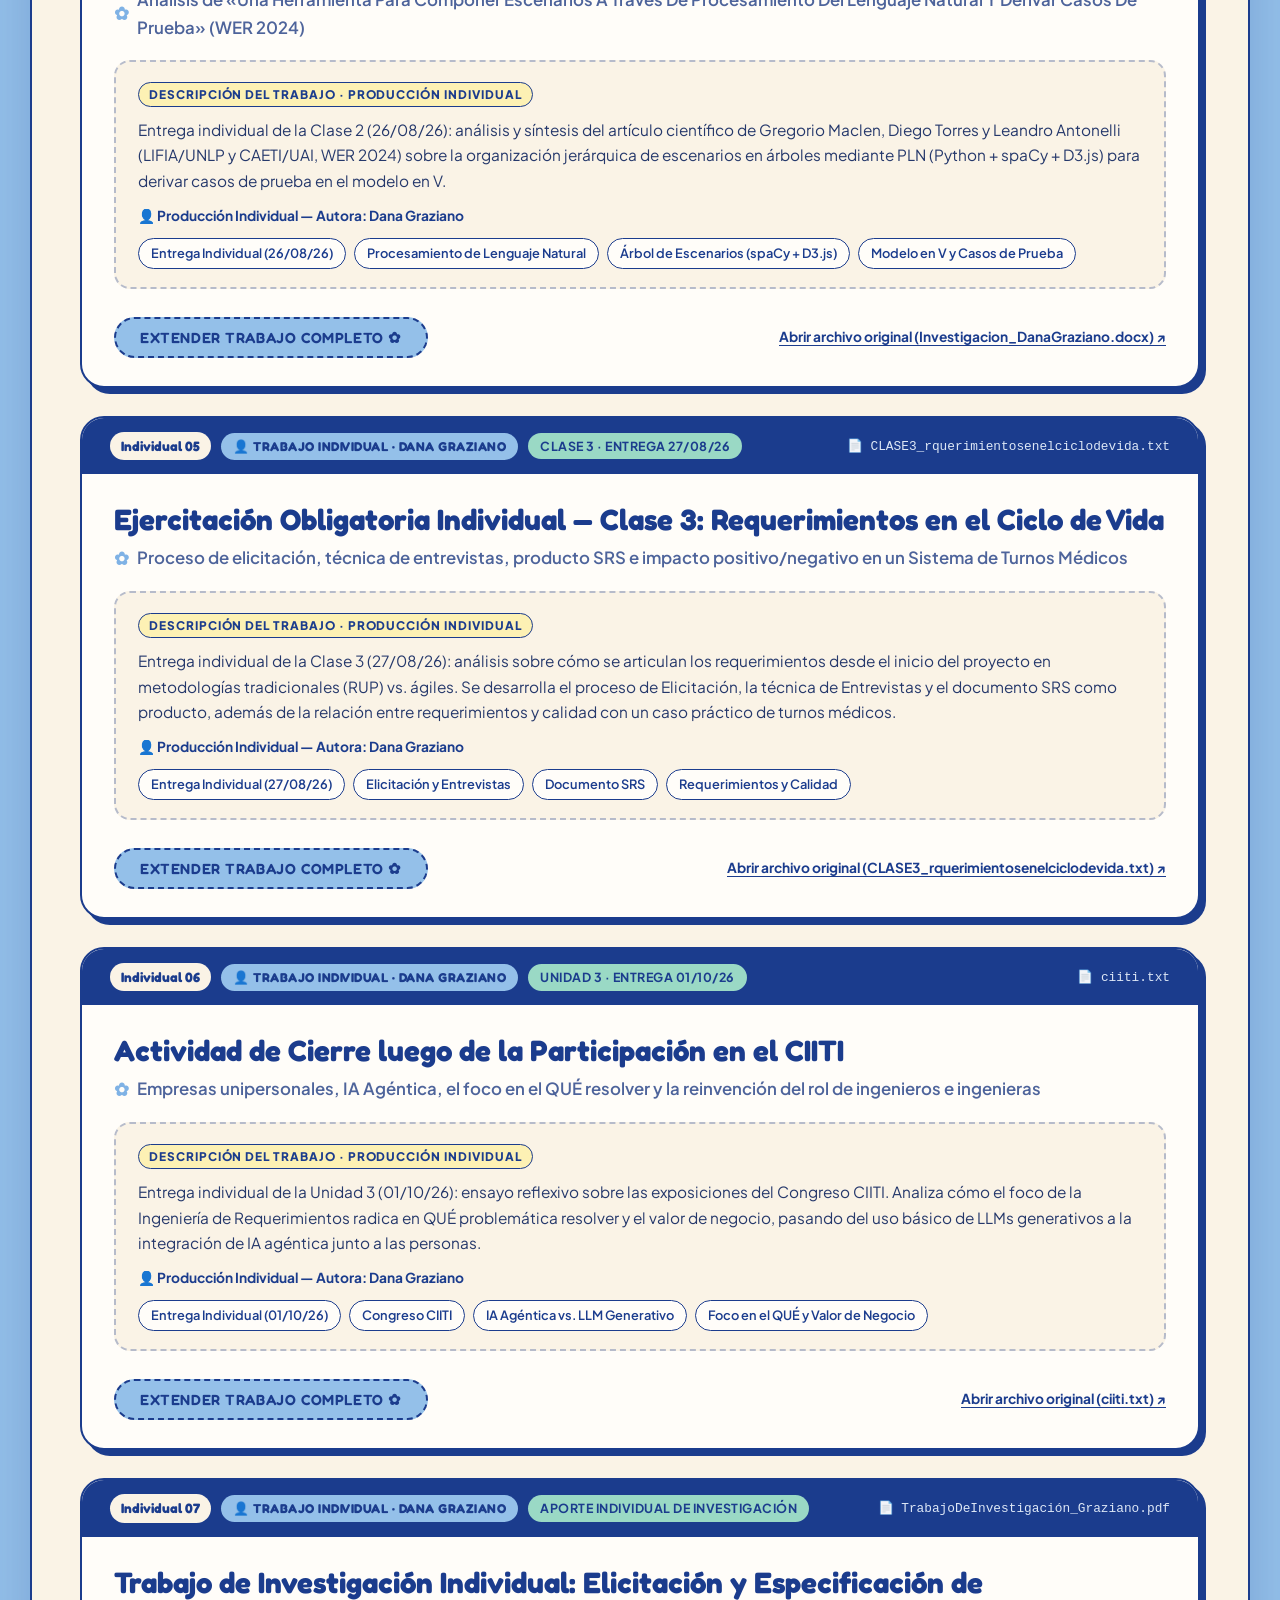
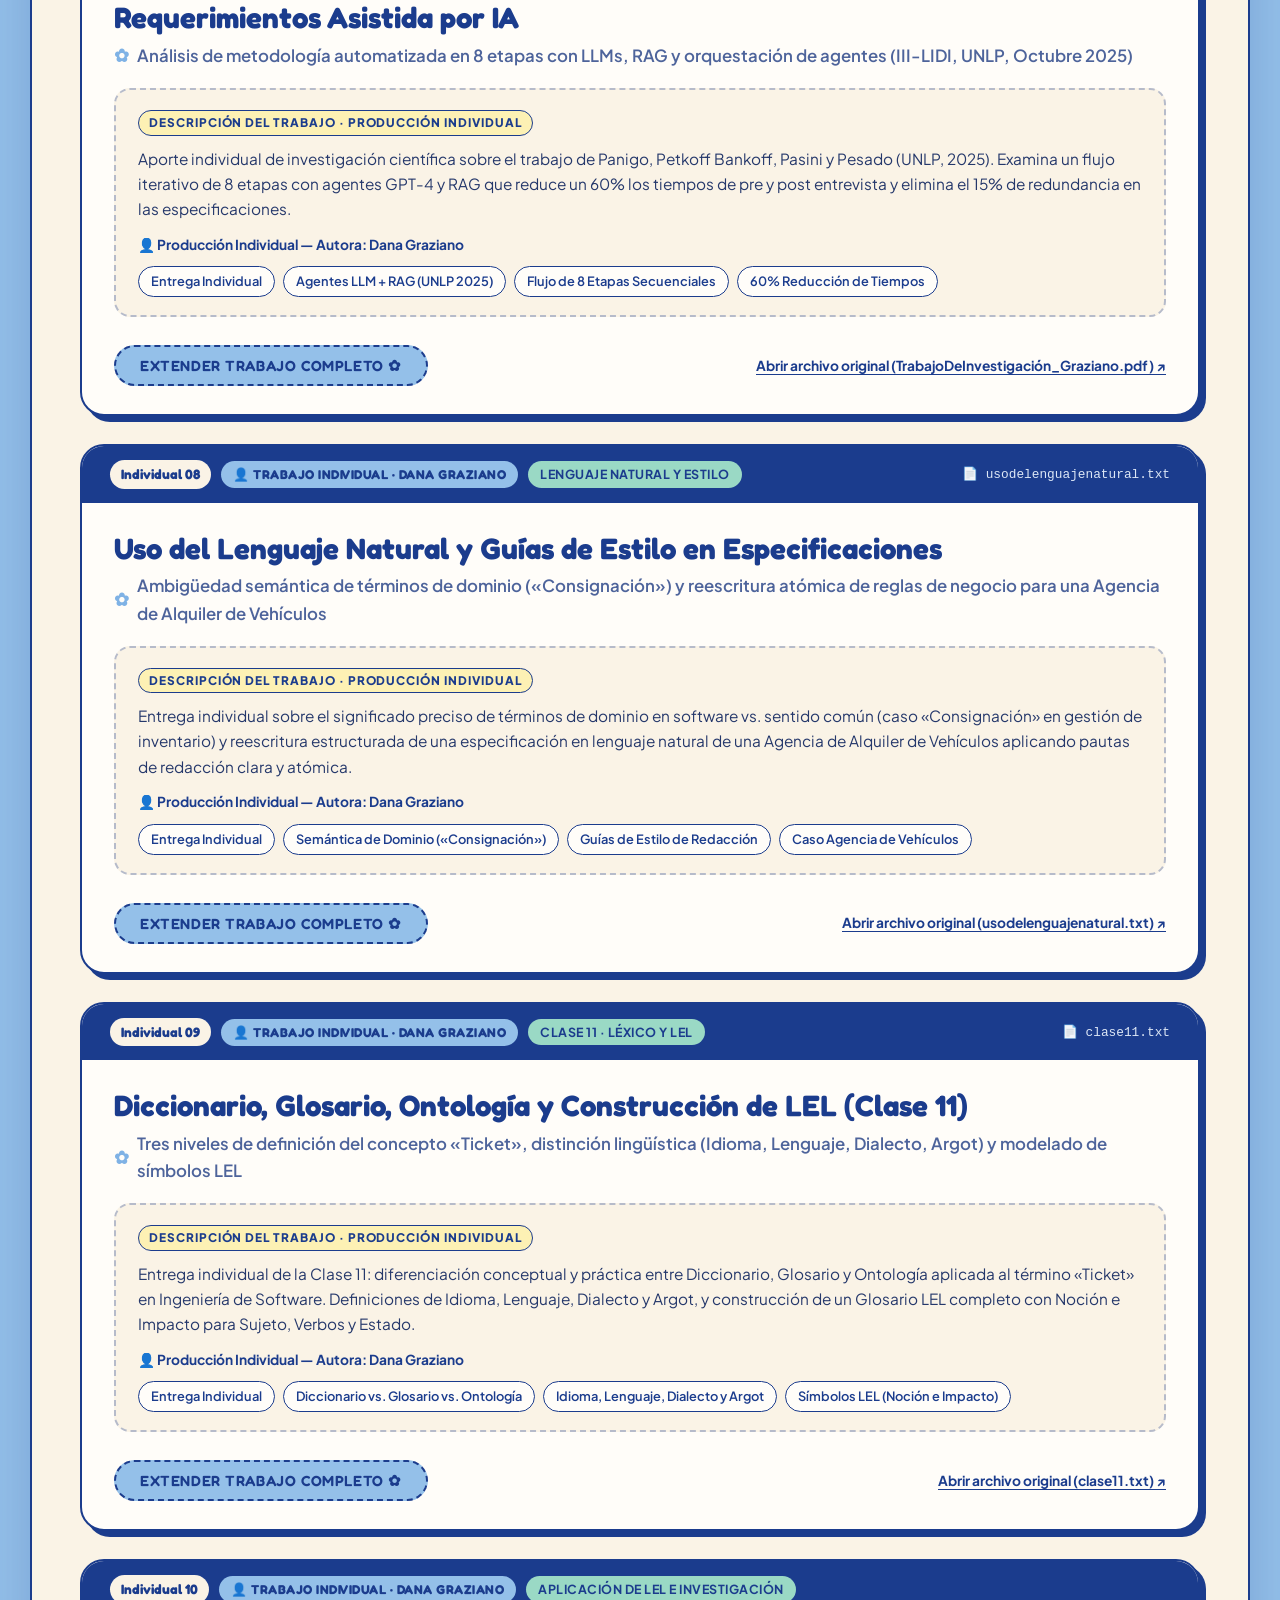
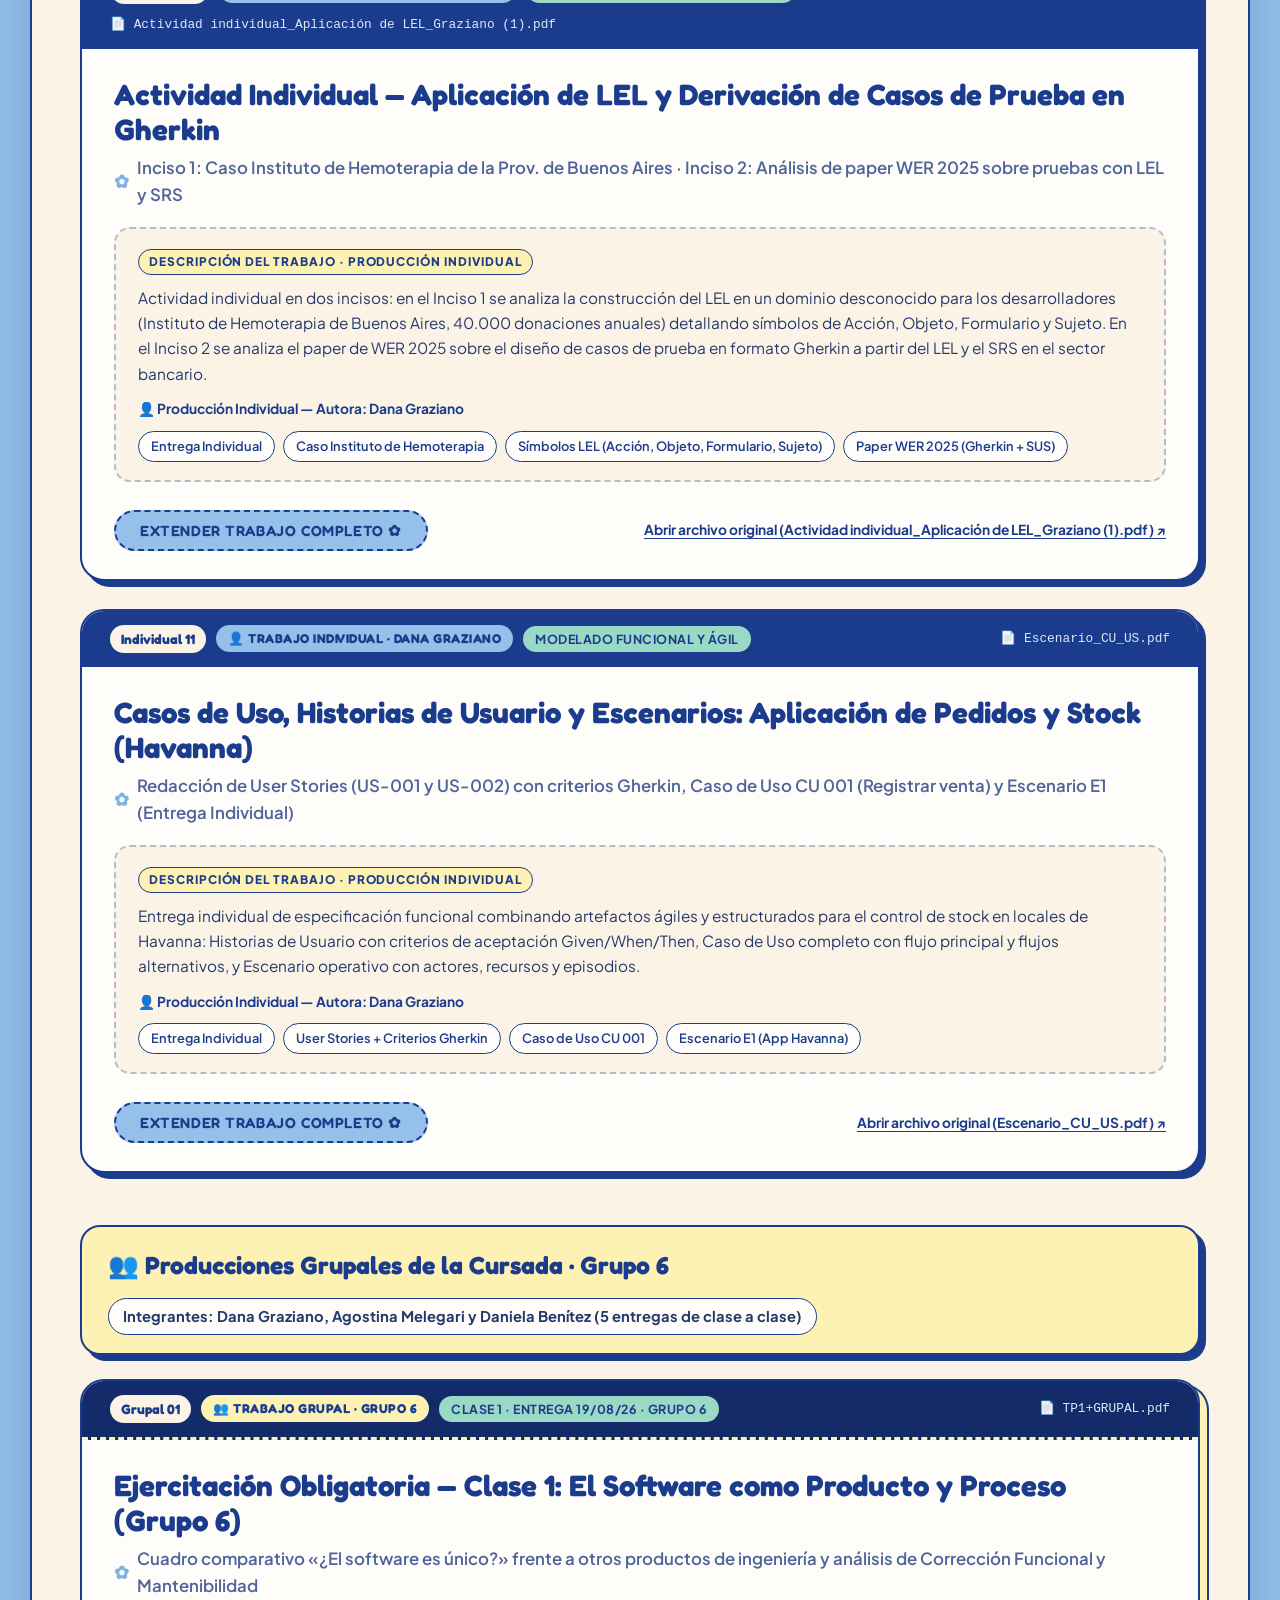
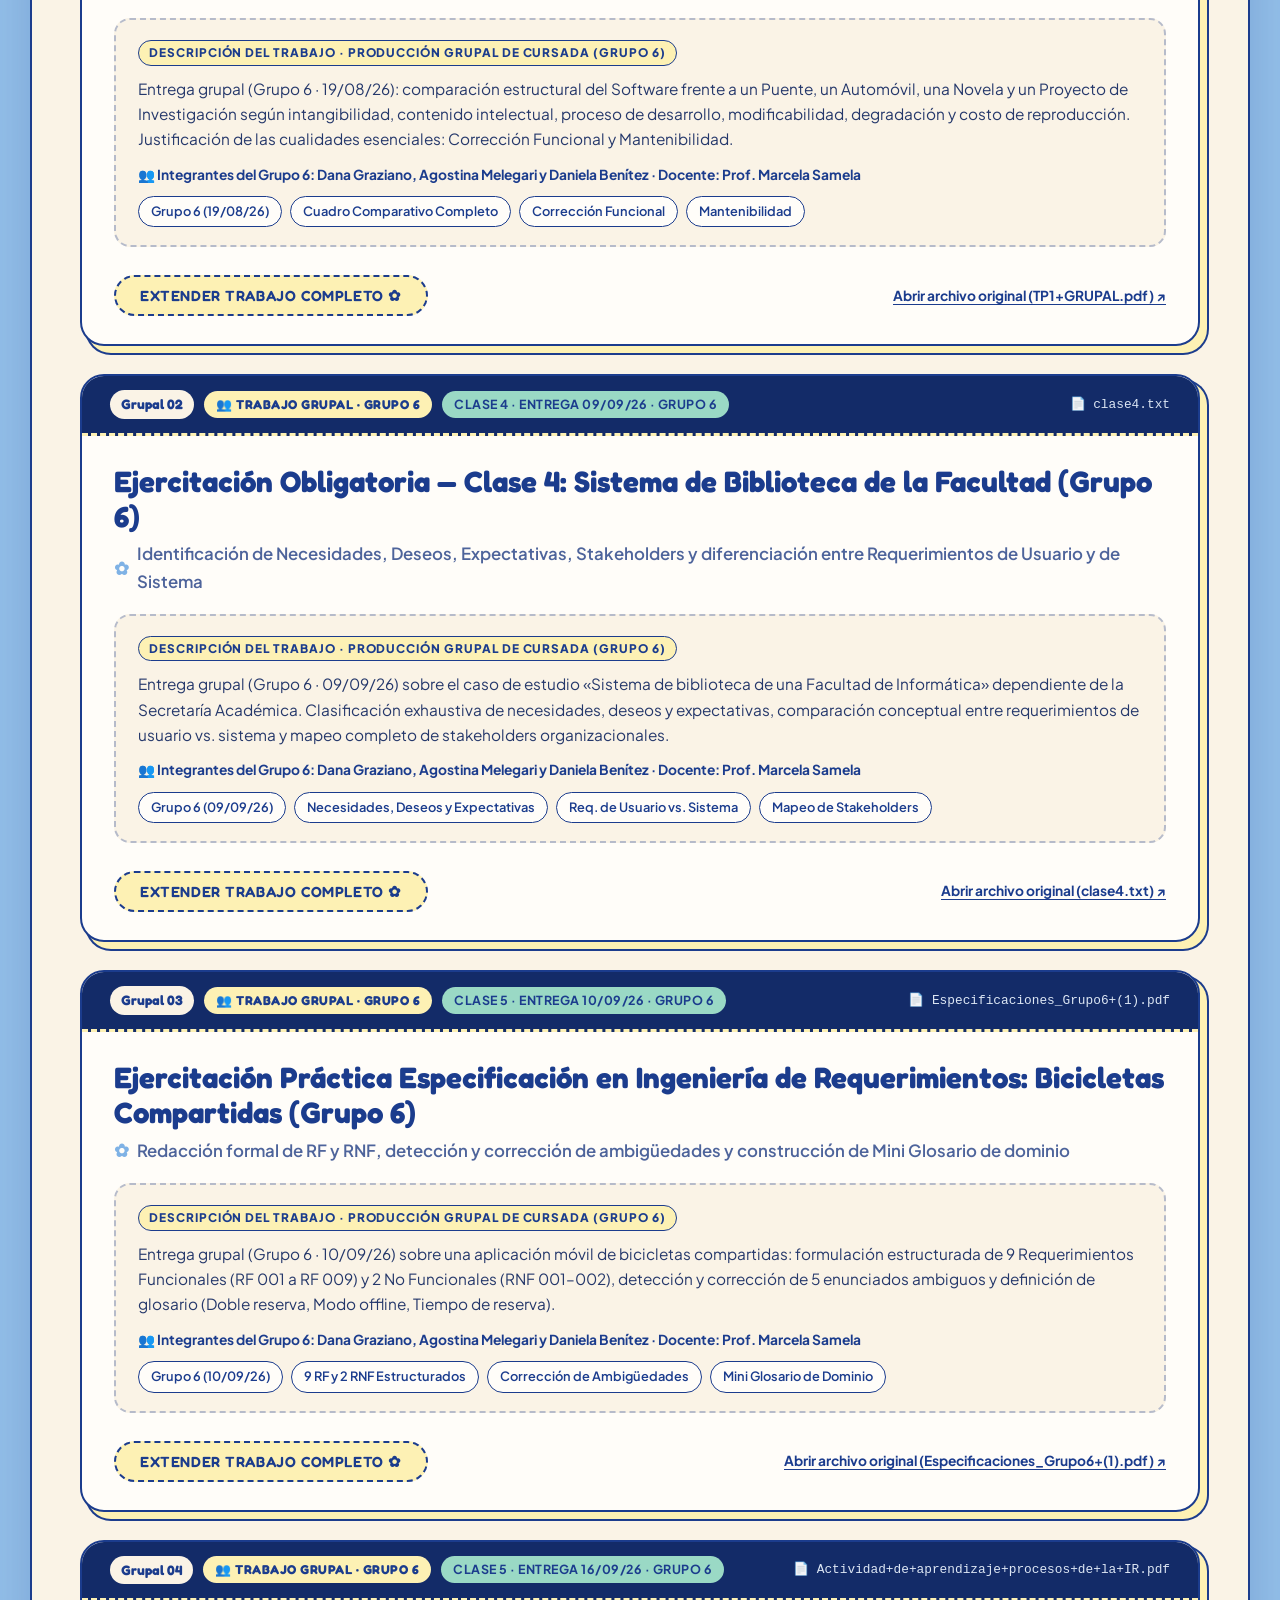
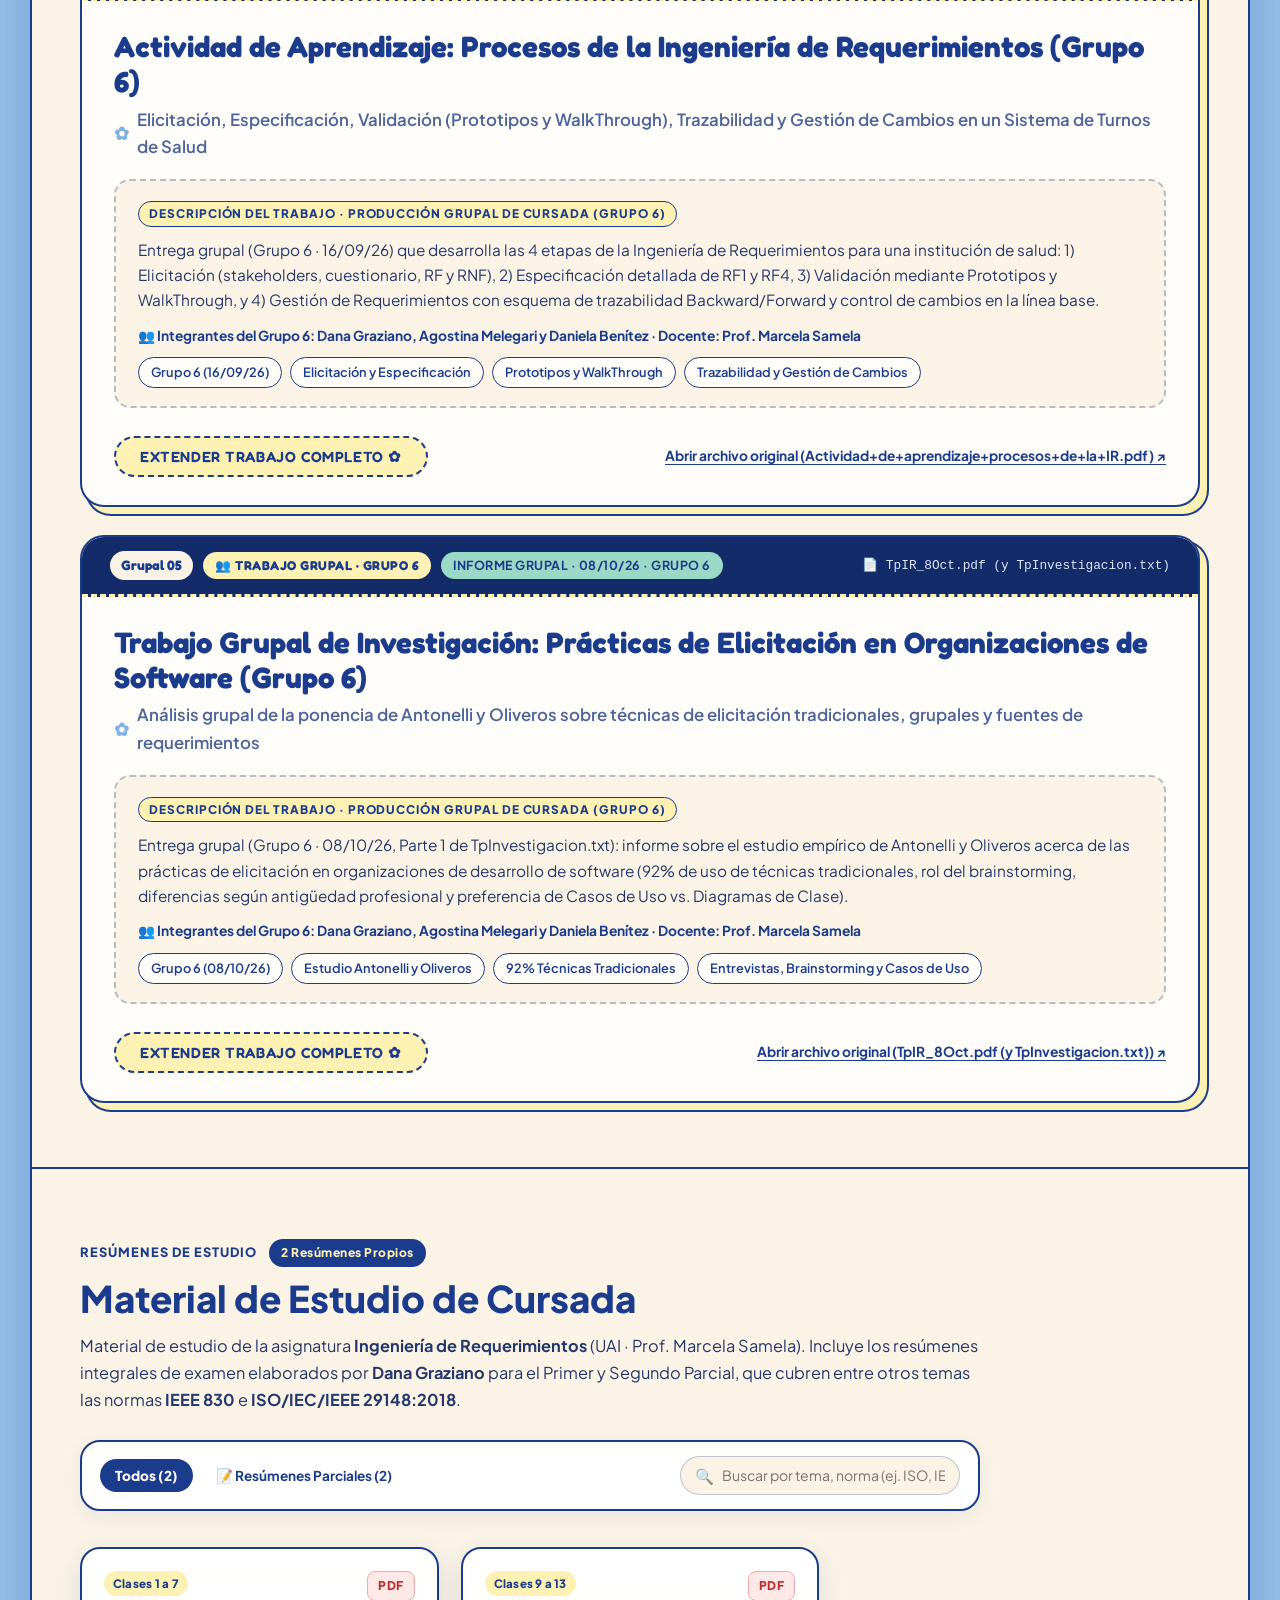
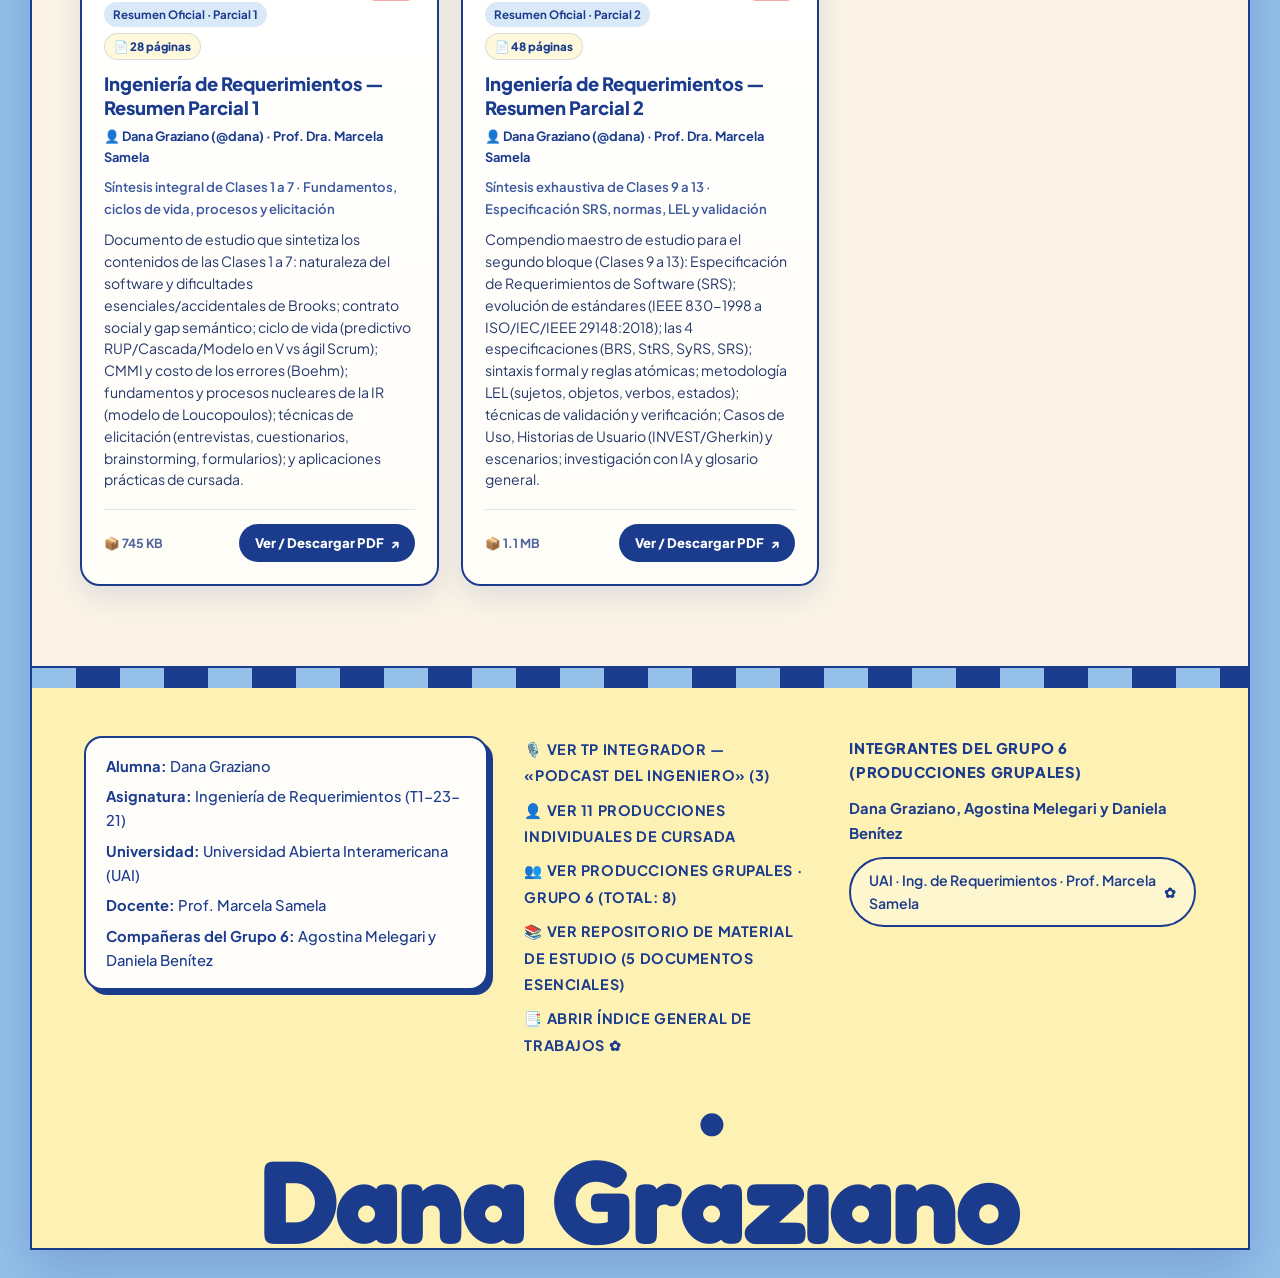
<file: portfolio-ir-graziano-listo (1)/index.html>
<!DOCTYPE html>
<html lang="es">
<head>
  <meta charset="UTF-8" />
  <meta name="viewport" content="width=device-width, initial-scale=1.0" />
  <title>Portafolio de Ingeniería de Requerimientos — Dana Graziano</title>
  <link rel="stylesheet" href="styles.css" />
</head>
<body>

  <!-- =====================================================
       INTRO 3D: LIBRO CERRADO QUE SE ABRE Y HACE ZOOM HACIA LA PÁGINA WEB
       ===================================================== -->
  <div class="book-intro-overlay" id="bookIntroOverlay" aria-hidden="true">
    <button class="book-skip-btn" id="bookSkipBtn" type="button" title="Saltar animación de apertura">Saltar intro ➔</button>

    <div class="book-click-hint" id="bookClickHint" aria-live="polite">
      <span class="hint-icon">📖</span>
      <span class="hint-text">Hacé clic en el libro para abrirlo</span>
    </div>

    <div class="book-stage" id="bookStage">
      <div class="book-floor-shadow"></div>

      <div class="book-3d" id="book3D">
        <!-- Tapa trasera y lomo -->
        <div class="book-back-cover"></div>
        <div class="book-spine"></div>
        <!-- Grosor de hojas (arriba y derecha) -->
        <div class="book-pages-top"></div>
        <div class="book-pages-side"></div>

        <!-- Página interior con el ÍNDICE GENERAL organizado del libro (visible al abrirse la tapa) -->
        <div class="book-inside-page">
          <div class="book-toc-header">
            <div class="book-toc-badge-row">
              <span class="book-toc-uai-pill">UAI · CURSADA 2026</span>
              <span class="book-toc-flower">✿</span>
            </div>
            <h3 class="book-toc-title">ÍNDICE DE TRABAJOS</h3>
            <p class="book-toc-subtitle">Ingeniería de Requerimientos · Prof. Marcela Samela · <strong>19 Entregas</strong></p>
            <div class="book-toc-divider"></div>
          </div>

          <div class="book-toc-scrollable">
            <!-- BLOQUE I: TP INTEGRADOR HAVANNA -->
            <div class="book-toc-sec">
              <div class="book-toc-sec-head">
                <span class="toc-badge-tpi">🎙️ TPI</span>
                <h4>TRABAJO PRÁCTICO INTEGRADOR — HAVANNA</h4>
              </div>
              <ul class="book-toc-items">
                <li><span class="toc-n">TPI 1</span><span class="toc-t">Enunciado del Dominio · Franquicia Havanna</span><span class="toc-dots"></span><span class="toc-m">Grupo 6</span></li>
                <li><span class="toc-n">TPI 2</span><span class="toc-t">Stakeholders, Elicitación, Cualidades e Imagen IA</span><span class="toc-dots"></span><span class="toc-m">Episodio 1</span></li>
                <li><span class="toc-n">TPI 3</span><span class="toc-t">Especificación Completa SRS, CU, US y LEL</span><span class="toc-dots"></span><span class="toc-m">Episodio 2</span></li>
              </ul>
            </div>

            <!-- BLOQUE II: TRABAJOS INDIVIDUALES -->
            <div class="book-toc-sec">
              <div class="book-toc-sec-head">
                <span class="toc-badge-ind">👤 IND</span>
                <h4>TRABAJOS INDIVIDUALES (11 ENTREGAS)</h4>
              </div>
              <ul class="book-toc-items">
                <li><span class="toc-n">IND 01</span><span class="toc-t">Simulación #1: CEO Martín Ferraro (Clase 6)</span><span class="toc-dots"></span></li>
                <li><span class="toc-n">IND 02</span><span class="toc-t">Simulación #2: Finanzas Lucía San Juan (Clase 7)</span><span class="toc-dots"></span></li>
                <li><span class="toc-n">IND 03</span><span class="toc-t">Simulación #3: IT Alberto Torres (Clase 7)</span><span class="toc-dots"></span></li>
                <li><span class="toc-n">IND 04</span><span class="toc-t">PLN y Casos de Prueba (Clase 2)</span><span class="toc-dots"></span></li>
                <li><span class="toc-n">IND 05</span><span class="toc-t">Requerimientos y Calidad en Ciclo de Vida (Clase 3)</span><span class="toc-dots"></span></li>
                <li><span class="toc-n">IND 06</span><span class="toc-t">Reflexión CIITI: IA Agéntica en Software (Clase 1)</span><span class="toc-dots"></span></li>
                <li><span class="toc-n">IND 07</span><span class="toc-t">Investigación: Elicitación Asistida por IA (Clase 9)</span><span class="toc-dots"></span></li>
                <li><span class="toc-n">IND 08</span><span class="toc-t">Lenguaje Natural y Guías de Estilo (Clase 10)</span><span class="toc-dots"></span></li>
                <li><span class="toc-n">IND 09</span><span class="toc-t">«Ticket» en Glosario, Ontología y LEL (Clase 11)</span><span class="toc-dots"></span></li>
                <li><span class="toc-n">IND 10</span><span class="toc-t">LEL Hemoterapia y Casos Gherkin (Clase 11)</span><span class="toc-dots"></span></li>
                <li><span class="toc-n">IND 11</span><span class="toc-t">Casos de Uso, US y Escenarios (Clase 13)</span><span class="toc-dots"></span></li>
              </ul>
            </div>

            <!-- BLOQUE III: TRABAJOS GRUPALES -->
            <div class="book-toc-sec">
              <div class="book-toc-sec-head">
                <span class="toc-badge-grup">👥 G6</span>
                <h4>TRABAJOS GRUPALES — GRUPO 6 (5 ENTREGAS)</h4>
              </div>
              <ul class="book-toc-items">
                <li><span class="toc-n">TG 01</span><span class="toc-t">Singularidad del Software y Cualidades (Clase 1)</span><span class="toc-dots"></span></li>
                <li><span class="toc-n">TG 02</span><span class="toc-t">Sistema de Biblioteca: Necesidades y Stakeholders (Clase 4)</span><span class="toc-dots"></span></li>
                <li><span class="toc-n">TG 03</span><span class="toc-t">Especificación Bicicletas Compartidas (Clase 5)</span><span class="toc-dots"></span></li>
                <li><span class="toc-n">TG 04</span><span class="toc-t">Procesos IR en Turnos de Salud (Clase 5)</span><span class="toc-dots"></span></li>
                <li><span class="toc-n">TG 05</span><span class="toc-t">Investigación Elicitación Antonelli (Clase 4)</span><span class="toc-dots"></span></li>
              </ul>
            </div>
          </div>

          <div class="book-toc-footer">
            <span class="toc-footer-pill">Total: 19 Trabajos</span>
            <span class="toc-click-enter">Haz clic para ingresar al portafolio ➔</span>
          </div>
        </div>

        <!-- Primera hoja interior que se levanta suavemente al abrir (como en el video) -->
        <div class="book-flyleaf-page">
          <div class="flyleaf-front">
            <div class="flyleaf-ornament">✿</div>
            <div class="flyleaf-columns">
              <div class="flyleaf-col">
                <span></span><span></span><span></span><span></span><span></span><span></span>
              </div>
              <div class="flyleaf-col">
                <span></span><span></span><span></span><span></span><span></span><span></span>
              </div>
            </div>
          </div>
          <div class="flyleaf-back"></div>
        </div>

        <!-- Tapa frontal 3D (con el diseño y colores de la página web) -->
        <div class="book-front-cover">
          <!-- Cara externa de la portada -->
          <div class="cover-front-face">
            <!-- Formas gráficas asimétricas y flor azul de 5 pétalos (estilo de la web + composición del video) -->
            <svg class="cover-graphic-art" viewBox="0 0 340 460" preserveAspectRatio="none">
              <!-- Fondo crema cálido -->
              <rect width="340" height="460" fill="#FAF3E6" />
              <!-- Bloque curvo asimétrico azul cobalto arriba/izquierda -->
              <path d="M0,0 L165,0 C145,115 88,195 36,315 L0,315 Z" fill="#1B3C8D" />
              <!-- Franja diagonal azul cobalto derecha -->
              <path d="M235,0 L340,0 L310,165 C270,165 215,155 190,120 Z" fill="#1B3C8D" />
              <!-- Onda orgánica celeste cerámica -->
              <path d="M0,295 C95,255 140,155 245,165 C305,170 325,220 340,250 L340,460 L0,460 Z" fill="#94C0E9" />
              <!-- Forma orgánica amarillo manteca abajo -->
              <path d="M55,460 C75,325 165,245 305,250 L340,250 L340,460 Z" fill="#FDF1B4" />
              <!-- Esquina inferior azul profundo -->
              <path d="M275,345 C310,345 328,370 340,405 L340,460 L255,460 Z" fill="#1B3C8D" />
              <!-- Flor orgánica azul de 5 pétalos -->
              <g transform="translate(46, 175) scale(0.68)">
                <path d="M70,68 C52,22 14,34 38,66 C6,74 14,112 52,92 C46,130 90,130 78,92 C118,108 128,68 92,62 C112,28 74,18 70,68 Z" fill="#1B3C8D" />
              </g>
              <!-- Línea curva gruesa redondeada -->
              <path d="M225,215 C265,190 285,245 320,218" fill="none" stroke="#1B3C8D" stroke-width="14" stroke-linecap="round" />
            </svg>

            <!-- Tipografía de portada -->
            <div class="cover-typography">
              <div class="cover-title-block">
                <span class="cover-kicker">PORTAFOLIO WEB</span>
                <h2 class="cover-main-title">INGENIERÍA DE<br />REQUERIMIENTOS</h2>
                <div class="cover-star-icon">✿</div>
              </div>

              <div class="cover-author-row">
                <span class="cover-by-circle">by</span>
                <div class="cover-author-name">
                  <strong>Dana</strong>
                  <strong>Graziano</strong>
                </div>
              </div>

              <div class="cover-footer-meta">
                <span>Prof. Marcela Samela</span>
              </div>
            </div>

            <!-- Pliegue del lomo en la portada -->
            <div class="cover-hinge-crease"></div>
          </div>

          <!-- Cara interna de la portada (visible cuando el libro se abre) -->
          <div class="cover-inner-face">
            <div class="inner-cover-pattern">
              <span>✿</span><span>✿</span><span>✿</span>
            </div>
          </div>
        </div>
      </div>
    </div>
  </div>

  <!-- =====================================================
       FLORES ORGÁNICAS AZULES Y LÍNEAS ASIMÉTRICAS A LOS COSTADOS
       (Se mueven únicamente al scrollear; quietas si no se scrollea)
       ===================================================== -->
  <div class="scroll-only-art-layer" aria-hidden="true">

    <!-- 1. Flor Orgánica Azul 5 Pétalos + Tallo (Arriba Izquierda) -->
    <svg class="scroll-art-item art-flower-tl" id="artFlowerTL" viewBox="0 0 140 140">
      <path d="M72,82 Q88,112 104,136" fill="none" stroke="#1B3C8D" stroke-width="9" stroke-linecap="round" />
      <path d="M68,68
               C50,24 14,34 38,66
               C6,72 12,112 52,92
               C46,132 88,132 78,94
               C118,110 128,70 92,64
               C112,30 74,18 68,68 Z"
            fill="#1B3C8D" />
    </svg>

    <!-- 2. Líneas Asimétricas Largas en Forma de Onda + Puntos Azules (Medio Izquierda) -->
    <svg class="scroll-art-item art-lines-l1" id="artLinesL1" viewBox="0 0 150 360">
      <path class="scroll-draw-line" d="M30,18 C115,18 118,86 42,96 C-12,104 8,176 86,168 C142,162 132,244 48,252 C-6,258 18,332 108,334"
            fill="none" stroke="#1B3C8D" stroke-width="20" stroke-linecap="round" stroke-linejoin="round" />
      <circle cx="116" cy="48" r="13" fill="#1B3C8D" />
      <circle cx="28" cy="208" r="11" fill="#1B3C8D" />
    </svg>

    <!-- 4. Flor Orgánica Azul 5 Pétalos (Abajo Izquierda) -->
    <svg class="scroll-art-item art-flower-bl" id="artFlowerBL" viewBox="0 0 140 150">
      <path d="M66,85 Q48,118 35,144" fill="none" stroke="#1B3C8D" stroke-width="9" stroke-linecap="round" />
      <path d="M70,66
               C55,20 18,32 40,65
               C8,70 16,110 54,90
               C50,128 92,126 80,90
               C120,104 126,64 90,60
               C108,26 74,16 70,66 Z"
            fill="#1B3C8D" />
      <circle cx="114" cy="28" r="11" fill="#1B3C8D" />
    </svg>

    <!-- 5. Líneas Asimétricas Largas en Forma de Onda + Puntos Azules (Arriba Derecha) -->
    <svg class="scroll-art-item art-lines-r1" id="artLinesR1" viewBox="0 0 150 350">
      <path class="scroll-draw-line" d="M118,20 C32,22 28,90 96,102 C148,112 126,184 46,178 C-4,174 12,256 92,262 C138,266 116,328 38,330"
            fill="none" stroke="#1B3C8D" stroke-width="20" stroke-linecap="round" stroke-linejoin="round" />
      <circle cx="28" cy="46" r="12" fill="#1B3C8D" />
      <circle cx="118" cy="218" r="13" fill="#1B3C8D" />
    </svg>

    <!-- 6. Flor Orgánica Azul 5 Pétalos (Medio Derecha) -->
    <svg class="scroll-art-item art-flower-mr" id="artFlowerMR" viewBox="0 0 140 140">
      <path d="M68,82 Q52,114 38,136" fill="none" stroke="#1B3C8D" stroke-width="9" stroke-linecap="round" />
      <path d="M70,68
               C52,22 14,34 38,66
               C6,74 14,112 52,92
               C46,130 90,130 78,92
               C118,108 128,68 92,62
               C112,28 74,18 70,68 Z"
            fill="#1B3C8D" />
    </svg>

    <!-- 8. Líneas Asimétricas Largas Curvas + Puntos Azules (Abajo Derecha) -->
    <svg class="scroll-art-item art-lines-br" id="artLinesBR" viewBox="0 0 150 310">
      <path class="scroll-draw-line" d="M26,24 C26,108 124,104 122,34 C120,136 22,138 30,214 C38,284 126,274 114,218"
            fill="none" stroke="#1B3C8D" stroke-width="20" stroke-linecap="round" stroke-linejoin="round" />
      <circle cx="74" cy="42" r="13" fill="#1B3C8D" />
      <circle cx="84" cy="282" r="12" fill="#1B3C8D" />
    </svg>

  </div>

  <!-- Main Framed Canvas (Diseño original intacto) -->
  <div class="page-shell">

    <!-- Top Checkered / Striped Sky Blue & Cobalt Bar -->
    <div class="checker-bar"></div>

    <!-- Navigation -->
    <header class="top-nav">
      <div class="brand-badge">
        <span class="brand-flower">✿</span>
        <span>Dana Graziano · Ingeniería de Requerimientos · UAI</span>
      </div>
      <nav class="nav-links">
        <a href="#bloque-integrador" onclick="applyModalityFilter('integrador')" class="nav-link">🎙️ TP Integrador (3)</a>
        <a href="#explorador-trabajos" onclick="applyModalityFilter('individual')" class="nav-link">👤 Individuales (11)</a>
        <a href="#explorador-trabajos" onclick="applyModalityFilter('grupal')" class="nav-link">👥 Grupales (5)</a>
        <a href="#material-estudio" class="nav-link">📚 Material de Estudio (2)</a>
        <a href="#indice-flotante" onclick="toggleFloatingIndex(true); return false;" class="nav-link nav-link-indice">📑 Índice ✿</a>
      </nav>
    </header>

    <!-- Cream Hero Section -->
    <section class="hero-section">
      <div class="hero-copy">
        <span class="hero-kicker">Universidad Abierta Interamericana (UAI)</span>
        <h1 class="hero-title">¡Hola! Soy Dana Graziano</h1>
        <p class="hero-description">
          Portafolio académico de la asignatura <strong>Ingeniería de Requerimientos</strong>, dictada por la docente <strong>Prof. Marcela Samela</strong> en la <strong>Universidad Abierta Interamericana (UAI)</strong>.
        </p>
        <p class="hero-description">
          Aquí se presenta la descripción y el desarrollo completo de todos los trabajos propuestos en la asignatura, organizados en <strong>producciones individuales de cursada (11)</strong>, <strong>producciones grupales de cursada del Grupo 6 (5)</strong> y el <strong>Trabajo Práctico Integrador «Podcast del Ingeniero» (3 Entregas grupales)</strong>.
        </p>

        <div class="hero-actions">
          <button type="button" onclick="applyModalityFilter('integrador')" class="btn-dollop btn-yellow">🎙️ Ver TP Integrador · Havanna (3)</button>
          <button type="button" onclick="applyModalityFilter('individual')" class="btn-dollop">👤 Ver Individuales (11)</button>
          <button type="button" onclick="applyModalityFilter('grupal')" class="btn-dollop">👥 Ver Grupales Cursada (5)</button>
        </div>
      </div>

      <!-- Right Visual Summary Collage -->
      <div class="hero-visual-box">
        <div class="hero-stats-grid">
          <div class="stat-card" onclick="applyModalityFilter('todos')" title="Ver todos los trabajos">
            <div class="stat-number" data-target="19" data-pad="false">0</div>
            <div class="stat-label">Trabajos Totales</div>
          </div>
          <div class="stat-card" onclick="applyModalityFilter('individual')" title="Filtrar trabajos individuales">
            <div class="stat-number" data-target="11" data-pad="false">0</div>
            <div class="stat-label">👤 Individuales</div>
          </div>
          <div class="stat-card" onclick="applyModalityFilter('grupal')" title="Filtrar trabajos grupales del Grupo 6">
            <div class="stat-number" data-target="8" data-pad="true">00</div>
            <div class="stat-label">👥 Grupo 6 (Total)</div>
          </div>
          <div class="stat-card" onclick="applyModalityFilter('integrador')" title="Filtrar TP Integrador Podcast del Ingeniero">
            <div class="stat-number" data-target="3" data-pad="true">00</div>
            <div class="stat-label">🎙️ TP Integrador</div>
          </div>
        </div>
        <div class="hero-visual-caption">
          <span class="caption-flower">✿</span>
          <span class="caption-text">Hacé clic en cualquier tarjeta para filtrar por modalidad</span>
          <span class="caption-flower">✿</span>
        </div>
      </div>
    </section>

    <!-- Wavy Text Banner Divider -->
    <div class="wavy-divider-wrapper">
      <svg class="wavy-svg" viewBox="0 0 1200 105" preserveAspectRatio="none">
        <defs>
          <path id="textWavePath" d="M 0,48 Q 150,14 300,48 T 600,48 T 900,48 T 1200,48" />
        </defs>
        <path d="M 0,68 Q 150,34 300,68 T 600,68 T 900,68 T 1200,68 L 1200,110 L 0,110 Z" fill="#1B3C8D" />
        <text class="wavy-text" dy="-4">
          <textPath href="#textWavePath" startOffset="0%">
            ✿ INGENIERÍA DE REQUERIMIENTOS ✿ TRABAJOS INDIVIDUALES Y GRUPO 6 ✿ DANA GRAZIANO ✿ INGENIERÍA DE REQUERIMIENTOS ✿
          </textPath>
        </text>
      </svg>
    </div>

    <!-- Royal Blue Showcase Section: The 3 AI Interview Simulations -->
    <section class="blue-showcase-section" id="simulaciones-destacadas">
      <div class="section-header-center">
        <h2 class="section-title-light">Simulaciones de Entrevistas con IA</h2>
        <p class="section-subtitle-light">
          Caso de estudio <strong>Mercury S.A.</strong> — Hacé clic en cualquiera de los 3 perfiles entrevistados para abrir su conversación completa con IA y ver debajo la documentación de requerimientos que elaboré.
        </p>
      </div>

      <div class="pillars-grid">
        <!-- Pillar 1: Martín Ferraro -->
        <div class="pillar-item" onclick="jumpToWork('sim-martin-ferraro')">
          <div class="pillar-icon-blob">✨</div>
          <span class="pillar-role">Simulación #1 · CEO</span>
          <h3 class="pillar-name">Martín Ferraro</h3>
          <p class="pillar-desc">
            Visión ejecutiva de la app móvil, experiencia sin fricción, estados evocadores y perfiles «Cliente Mercury» y «Aliado logístico».
          </p>
          <span class="btn-dollop">Abrir conversación + Doc ✿</span>
        </div>

        <!-- Pillar 2: Lucía San Juan -->
        <div class="pillar-item" onclick="jumpToWork('sim-lucia-sanjuan')">
          <div class="pillar-icon-blob">📊</div>
          <span class="pillar-role">Simulación #2 · Finanzas</span>
          <h3 class="pillar-name">Lucía San Juan</h3>
          <p class="pillar-desc">
            Carga masiva de hasta 1000 facturas en &lt;5 min, conciliación automática de pagos, reportes de Inteligencia de Negocios y 20 RF.
          </p>
          <span class="btn-dollop btn-yellow">Abrir conversación + Doc ✿</span>
        </div>

        <!-- Pillar 3: Alberto Torres -->
        <div class="pillar-item" onclick="jumpToWork('sim-alberto-torres')">
          <div class="pillar-icon-blob">🔐</div>
          <span class="pillar-role">Simulación #3 · Jefe de IT</span>
          <h3 class="pillar-name">Alberto Torres</h3>
          <p class="pillar-desc">
            Integración mediante APIs REST/OAuth2 con ERP, sistema de ruteo y entregas, firma digital, notificaciones push y Ley 25.326.
          </p>
          <span class="btn-dollop">Abrir conversación + Doc ✿</span>
        </div>
      </div>
    </section>

    <!-- Middle Checkered Bar -->
    <div class="checker-bar bottom-border-none"></div>

    <!-- Sticky Filter & Search Controls (Separating Individuales vs Grupales Grupo 6) -->
    <section class="controls-section" id="explorador-trabajos">
      <div class="controls-bar">
        <div class="filter-tabs" role="tablist">
          <button class="filter-btn active" data-filter="todos">Todos los trabajos (19)</button>
          <button class="filter-btn" data-filter="integrador">🎙️ TP Integrador · Havanna (3)</button>
          <button class="filter-btn" data-filter="individual">👤 Trabajos Individuales (11)</button>
          <button class="filter-btn" data-filter="grupal">👥 Grupales Cursada · Grupo 6 (5)</button>
          <button class="filter-btn" data-filter="simulaciones">💬 Simulaciones IA (3)</button>
        </div>

        <div class="right-controls">
          <div class="search-input-wrap">
            <span class="search-icon">🔍</span>
            <input
              type="text"
              id="searchInput"
              class="search-input"
              placeholder="Buscar trabajo, Grupo 6, LEL..."
              aria-label="Buscar trabajo"
            />
          </div>
          <button id="toggleAllBtn" class="btn-dollop btn-yellow">Extender todos ✿</button>
        </div>
      </div>
      <div style="margin-top: 10px; font-size: 0.85rem; font-weight: 700; color: var(--text-muted);" id="worksCountLabel">
        Mostrando 16 de 16 trabajos (11 individuales · 5 grupales de Grupo 6)
      </div>
    </section>

    <!-- Scrollable Works Feed Separated into Individuales and Grupales (Grupo 6) -->
    <main class="works-feed-section">
      <div id="worksGrid">
        <!-- Populated dynamically by app.js from data.js -->
      </div>
    </main>

    <!-- =====================================================
         NUEVA SECCIÓN: MATERIAL DE ESTUDIO Y BIBLIOGRAFÍA DE CURSADA
         (Presentaciones Beeline, normas ISO/IEEE, LEL y guías prácticas)
         ===================================================== -->
    <section class="study-materials-section" id="material-estudio">
      <div class="materials-header-container">
        <div class="materials-kicker-row">
          <span class="materials-kicker">RESÚMENES DE ESTUDIO</span>
          <span class="materials-kicker-badge">2 Resúmenes Propios</span>
        </div>
        <h2 class="materials-main-title">Material de Estudio de Cursada</h2>
        <p class="materials-description">
          Material de estudio de la asignatura <strong>Ingeniería de Requerimientos</strong> (UAI · Prof. Marcela Samela). Incluye los resúmenes integrales de examen elaborados por <strong>Dana Graziano</strong> para el Primer y Segundo Parcial, que cubren entre otros temas las normas <strong>IEEE 830</strong> e <strong>ISO/IEC/IEEE 29148:2018</strong>.
        </p>

        <!-- Filtros y buscador dinámico de materiales -->
        <div class="materials-filter-bar">
          <div class="materials-tabs-group" id="materialsFilterTabs">
            <button class="mat-tab-pill active" data-category="all">Todos (2)</button>
            <button class="mat-tab-pill" data-category="resumenes">📝 Resúmenes Parciales (2)</button>
          </div>
          <div class="materials-search-box">
            <span class="materials-search-icon">🔍</span>
            <input type="text" id="materialsSearchInput" class="materials-search-input" placeholder="Buscar por tema, norma (ej. ISO, IEEE, Resumen)..." aria-label="Buscar material de estudio" />
          </div>
        </div>
      </div>

      <!-- Grid dinámico de materiales de estudio -->
      <div class="materials-cards-grid" id="materialsGrid">
        <!-- Generado dinámicamente desde app.js con STUDY_MATERIALS de materials.js -->
      </div>
    </section>

    <!-- Bottom Checkered Sky Blue & Cobalt Bar -->
    <div class="checker-bar bottom-border-none"></div>

    <!-- Pastel Butter Yellow Footer -->
    <footer class="butter-footer" id="pie-pagina">
      <div class="footer-columns">
        <div class="footer-col">
          <div class="footer-highlight-card">
            <p><strong>Alumna:</strong> Dana Graziano</p>
            <p><strong>Asignatura:</strong> Ingeniería de Requerimientos (T1-23-21)</p>
            <p><strong>Universidad:</strong> Universidad Abierta Interamericana (UAI)</p>
            <p><strong>Docente:</strong> Prof. Marcela Samela</p>
            <p><strong>Compañeras del Grupo 6:</strong> Agostina Melegari y Daniela Benítez</p>
          </div>
        </div>

        <div class="footer-col">
          <ul class="footer-links">
            <li><a href="#explorador-trabajos" onclick="applyModalityFilter('integrador')">🎙️ Ver TP Integrador — «Podcast del Ingeniero» (3)</a></li>
            <li><a href="#explorador-trabajos" onclick="applyModalityFilter('individual')">👤 Ver 11 Producciones Individuales de Cursada</a></li>
            <li><a href="#explorador-trabajos" onclick="applyModalityFilter('grupal')">👥 Ver Producciones Grupales · Grupo 6 (Total: 8)</a></li>
            <li><a href="#material-estudio">📚 Ver Repositorio de Material de Estudio (5 Documentos Esenciales)</a></li>
            <li><a href="#indice-flotante" onclick="toggleFloatingIndex(true); return false;">📑 Abrir Índice General de Trabajos ✿</a></li>
          </ul>
        </div>

        <div class="footer-col">
          <p style="font-weight: 800; text-transform: uppercase; letter-spacing: 0.04em;">
            INTEGRANTES DEL GRUPO 6 (PRODUCCIONES GRUPALES)
          </p>
          <p style="font-weight: 700;">
            Dana Graziano, Agostina Melegari y Daniela Benítez
          </p>
          <div class="footer-pill-box">
            <span>UAI · Ing. de Requerimientos · Prof. Marcela Samela</span>
            <span>✿</span>
          </div>
        </div>
      </div>

      <!-- Giant Cobalt Blue Wordmark at Bottom: "Dana Graziano" con el punto de la "i" que rebota desde la "a" hasta la "i" -->
      <div class="footer-giant-word" id="footerGiantWord" aria-label="Dana Graziano">
        <span class="footer-char">D</span><span class="footer-char">a</span><span class="footer-char">n</span><span class="footer-char">a</span><span class="footer-char">&nbsp;</span><span class="footer-char" id="charG">G</span><span class="footer-char">r</span><span class="footer-char" id="charStartA">a</span><span class="footer-char">z</span><span class="footer-char footer-char-i" id="charI">&imath;<span class="i-bouncing-dot" id="iBouncingDot"></span></span><span class="footer-char">a</span><span class="footer-char">n</span><span class="footer-char">o</span>
      </div>
    </footer>

  </div>

  <!-- =====================================================
       BOTÓN FLOTANTE DEL ÍNDICE DE TRABAJOS
       (Pill redondeada cobalt/butter con flor)
       ===================================================== -->
  <button id="floatingIndexBtn" class="floating-index-btn" type="button" aria-label="Abrir Índice de Trabajos" title="Abrir Índice de Trabajos">
    <span class="floating-index-icon">📑</span>
    <span class="floating-index-label">Índice</span>
    <span class="floating-index-flower">✿</span>
  </button>

  <!-- =====================================================
       VENTANA FLOTANTE DEL ÍNDICE
       (Rectángulo de puntas redondeadas y fondo azul transparente difuminado)
       ===================================================== -->
  <aside id="floatingIndexDrawer" class="floating-index-drawer" aria-hidden="true" role="dialog" aria-labelledby="floatingIndexHeading">
    <div class="floating-index-glass-card">
      <div class="floating-index-topbar">
        <div class="floating-index-badge-group">
          <span class="floating-index-pill">UAI · CURSADA 2026</span>
          <h3 id="floatingIndexHeading" class="floating-index-title">Índice de Trabajos</h3>
        </div>
        <button id="floatingIndexClose" class="floating-index-close-btn" type="button" aria-label="Cerrar índice">&times;</button>
      </div>

      <!-- Filtros rápidos dentro del índice -->
      <div class="floating-index-filter-chips">
        <button class="index-chip active" data-modality="all">Todos (19)</button>
        <button class="index-chip" data-modality="integrador">🎙️ TPI (3)</button>
        <button class="index-chip" data-modality="individual">👤 Ind (11)</button>
        <button class="index-chip" data-modality="grupal">👥 Grupo 6 (5)</button>
        <button class="index-chip" data-modality="simulacion">💬 IA (3)</button>
      </div>

      <!-- Buscador rápido dentro del índice -->
      <div class="floating-index-search">
        <input type="text" id="floatingIndexSearchInput" placeholder="Filtrar por título, número o tema..." aria-label="Filtrar índice" />
      </div>

      <!-- Lista de trabajos con scrollbar estilizada -->
      <div class="floating-index-scroll-list" id="floatingIndexScrollList">
        <!-- Generado dinámicamente desde app.js -->
      </div>

      <div class="floating-index-drawer-footer">
        <span>Total: 19 trabajos académicos organizados</span>
        <span class="drawer-tip">Haz clic para ir directamente al trabajo</span>
      </div>
    </div>
  </aside>

  <script src="data.js"></script>
  <script src="materials.js"></script>
  <script src="app.js"></script>
</body>
</html>
</file>
<file: styles.css>
@import url('https://fonts.googleapis.com/css2?family=Fredoka:wght@500;600;700&family=Plus+Jakarta+Sans:ital,wght@0,400;0,500;0,600;0,700;1,400&family=Syne:wght@700;800&display=swap');

:root {
  /* Paleta exacta del diseño aprobado: Azul Cobalto, Celeste Cerámica, Crema Cálido y Amarillo Manteca */
  --sky-frame: #94C0E9;
  --sky-accent: #7FB2E5;
  --sky-soft: #E3F0FC;
  --mint-soft: #D7EFE6;
  --mint-badge: #9AD9C5;
  --blue-royal: #1B3C8D;
  --blue-deep: #132B68;
  --blue-sky: #9CC4EA;
  --blue-light: #E8F1FC;
  --cream-bg: #FAF3E6;
  --cream-card: #FFFDF9;
  --yellow-butter: #FDF1B4;
  --yellow-soft: #FEF8D8;
  --text-main: #1B3C8D;
  --text-body: #25386B;
  --text-muted: #4E649B;
  --shadow-soft: 0 10px 28px rgba(27, 60, 141, 0.10);
  --shadow-hover: 0 16px 36px rgba(27, 60, 141, 0.18);
  --radius-lg: 24px;
  --radius-md: 16px;
  --radius-pill: 999px;
}

* {
  box-sizing: border-box;
  margin: 0;
  padding: 0;
}

html {
  scroll-behavior: smooth;
}

body {
  background-color: var(--sky-frame);
  color: var(--text-main);
  font-family: 'Plus Jakarta Sans', -apple-system, BlinkMacSystemFont, sans-serif;
  line-height: 1.65;
  padding: 28px 24px;
  min-height: 100vh;
  overflow-x: hidden;
  position: relative;
}

/* =====================================================
   FLORES ORGÁNICAS AZULES, LÍNEAS ASIMÉTRICAS Y DAMERO A LOS COSTADOS
   (100% quietos si no se scrollea; se mueven únicamente con el scroll)
   ===================================================== */
.scroll-only-art-layer {
  position: fixed;
  inset: 0;
  pointer-events: none;
  z-index: 15;
  overflow: hidden;
}

.scroll-art-item {
  position: absolute;
  will-change: transform;
  transform-origin: center center;
  transition: transform 0.15s cubic-bezier(0.22, 1, 0.36, 1);
}

.scroll-draw-line {
  transition: stroke-dashoffset 0.18s cubic-bezier(0.22, 1, 0.36, 1);
}

.art-flower-tl {
  top: 5%;
  left: 12px;
  width: 105px;
  height: 105px;
}

.art-lines-l1 {
  top: 26%;
  left: 6px;
  width: 132px;
  height: 315px;
}

.art-flower-bl {
  top: 74%;
  left: 12px;
  width: 100px;
  height: 115px;
}

.art-lines-r1 {
  top: 5%;
  right: 6px;
  width: 132px;
  height: 310px;
}

.art-flower-mr {
  top: 44%;
  right: 12px;
  width: 110px;
  height: 110px;
}

.art-lines-br {
  top: 66%;
  right: 8px;
  width: 128px;
  height: 270px;
}

/* Main Framed Canvas (Diseño original intacto) */
.page-shell {
  max-width: 1220px;
  margin: 0 auto;
  background-color: var(--cream-bg);
  border: 2.5px solid var(--blue-royal);
  overflow: hidden;
  box-shadow: 0 20px 50px rgba(27, 60, 141, 0.22);
  position: relative;
  z-index: 2;
}

/* Checkered / Striped Sky Blue & Cobalt Bar (Original intacto) */
.checker-bar {
  height: 22px;
  width: 100%;
  background: repeating-linear-gradient(
    90deg,
    var(--sky-frame) 0px,
    var(--sky-frame) 44px,
    var(--blue-royal) 44px,
    var(--blue-royal) 88px
  );
  border-bottom: 2px solid var(--blue-royal);
}

.checker-bar.bottom-border-none {
  border-bottom: none;
  border-top: 2px solid var(--blue-royal);
}

/* Top Navigation Bar */
.top-nav {
  display: flex;
  justify-content: space-between;
  align-items: center;
  padding: 18px 40px;
  background-color: var(--cream-bg);
  border-bottom: 1.5px dashed rgba(27, 60, 141, 0.25);
  flex-wrap: wrap;
  gap: 14px;
}

.brand-badge {
  font-family: 'Fredoka', sans-serif;
  font-size: 1.35rem;
  font-weight: 700;
  color: var(--blue-royal);
  display: flex;
  align-items: center;
  gap: 10px;
  letter-spacing: -0.01em;
}

.brand-flower {
  display: inline-flex;
  align-items: center;
  justify-content: center;
  width: 32px;
  height: 32px;
  background: var(--sky-frame);
  border: 2px solid var(--blue-royal);
  border-radius: 50%;
  font-size: 1rem;
}

.nav-links {
  display: flex;
  align-items: center;
  gap: 10px;
  flex-wrap: wrap;
}

.nav-link {
  text-decoration: none;
  color: var(--blue-royal);
  font-weight: 600;
  font-size: 0.9rem;
  padding: 7px 15px;
  border-radius: var(--radius-pill);
  transition: all 0.2s ease;
}

.nav-link:hover {
  background-color: var(--sky-soft);
}

/* Dollop Signature Pill Button */
.btn-dollop {
  display: inline-flex;
  align-items: center;
  justify-content: center;
  gap: 8px;
  background-color: var(--sky-frame);
  color: var(--blue-royal);
  font-family: 'Fredoka', sans-serif;
  font-weight: 600;
  font-size: 0.92rem;
  letter-spacing: 0.04em;
  text-transform: uppercase;
  padding: 10px 24px;
  border-radius: var(--radius-pill);
  border: 2.5px dashed var(--blue-royal);
  cursor: pointer;
  transition: transform 0.18s ease, background-color 0.18s ease, box-shadow 0.18s ease;
  text-decoration: none;
  user-select: none;
}

.btn-dollop:hover {
  transform: translateY(-2px);
  background-color: var(--sky-accent);
  box-shadow: 0 5px 0 var(--blue-royal);
}

.btn-dollop:active {
  transform: translateY(0);
  box-shadow: 0 2px 0 var(--blue-royal);
}

.btn-dollop.btn-yellow {
  background-color: var(--yellow-butter);
}

.btn-dollop.btn-yellow:hover {
  background-color: #fae88c;
}

.btn-dollop.btn-cream {
  background-color: var(--cream-bg);
}

/* Hero Section (Cream - Diseño original) */
.hero-section {
  display: grid;
  grid-template-columns: 1.05fr 0.95fr;
  gap: 42px;
  padding: 56px 52px 44px;
  align-items: center;
  background-color: var(--cream-bg);
  position: relative;
}

.hero-copy {
  text-align: center;
  max-width: 540px;
  margin: 0 auto;
  position: relative;
  z-index: 2;
}

.hero-kicker {
  display: inline-block;
  background-color: var(--yellow-butter);
  color: var(--blue-royal);
  border: 1.5px solid var(--blue-royal);
  padding: 4px 14px;
  border-radius: var(--radius-pill);
  font-weight: 700;
  font-size: 0.8rem;
  text-transform: uppercase;
  letter-spacing: 0.08em;
  margin-bottom: 16px;
}

.hero-title {
  font-family: 'Fredoka', sans-serif;
  font-size: clamp(2.2rem, 4vw, 3.2rem);
  font-weight: 700;
  color: var(--blue-royal);
  line-height: 1.12;
  margin-bottom: 20px;
}

.hero-description {
  font-size: 0.96rem;
  color: var(--text-body);
  margin-bottom: 12px;
}

/* Ficha Académica Destacada en el Hero */
.academic-meta-box {
  background: var(--yellow-butter);
  border: 2.5px solid var(--blue-royal);
  border-radius: 20px;
  padding: 16px 20px;
  margin: 18px 0 22px;
  text-align: left;
  font-size: 0.93rem;
  color: var(--blue-royal);
  box-shadow: 6px 6px 0 var(--blue-royal);
  display: flex;
  flex-direction: column;
  gap: 8px;
}

.academic-meta-header {
  font-family: 'Fredoka', sans-serif;
  font-size: 0.85rem;
  font-weight: 700;
  letter-spacing: 0.08em;
  text-transform: uppercase;
  color: var(--cream-bg);
  background: var(--blue-royal);
  padding: 4px 14px;
  border-radius: var(--radius-pill);
  align-self: flex-start;
  margin-bottom: 4px;
}

.meta-row {
  display: flex;
  align-items: center;
  flex-wrap: wrap;
  gap: 8px;
  line-height: 1.4;
}

.meta-tag {
  display: inline-block;
  background: var(--cream-card);
  color: var(--blue-royal);
  border: 1.5px solid var(--blue-royal);
  font-family: 'Fredoka', sans-serif;
  font-weight: 700;
  font-size: 0.82rem;
  padding: 1px 10px;
  border-radius: var(--radius-pill);
}

.meta-row strong {
  color: var(--blue-royal);
  font-weight: 700;
}

/* Ficha Académica Resaltada en el Footer */
.footer-highlight-card {
  background: var(--cream-card);
  border: 2.5px solid var(--blue-royal);
  border-radius: 18px;
  padding: 16px 20px;
  box-shadow: 5px 5px 0 var(--blue-royal);
  display: flex;
  flex-direction: column;
  gap: 6px;
}

.footer-highlight-card p {
  margin-bottom: 0 !important;
  font-size: 0.92rem;
  color: var(--blue-royal);
}

.hero-actions {
  margin-top: 18px;
  display: flex;
  gap: 12px;
  justify-content: center;
  flex-wrap: wrap;
}

/* Hero Visual Collage Card (Original intacto) */
.hero-visual-box {
  background: var(--blue-royal);
  border-radius: 18px;
  padding: 28px;
  border: 2.5px solid var(--blue-royal);
  color: var(--cream-bg);
  position: relative;
  z-index: 2;
  box-shadow: 10px 10px 0 var(--sky-frame);
}

.hero-stats-grid {
  display: grid;
  grid-template-columns: repeat(2, minmax(0, 1fr));
  gap: 16px;
}

.stat-card {
  background: var(--cream-bg);
  color: var(--blue-royal);
  padding: 20px 18px;
  border-radius: 16px;
  border: 2px solid var(--blue-royal);
  text-align: center;
  transition: transform 0.2s ease;
  cursor: pointer;
}

.stat-card:hover {
  transform: translateY(-3px) rotate(-1deg);
}

.stat-card:nth-child(2) {
  background: var(--sky-frame);
}

.stat-card:nth-child(3) {
  background: var(--yellow-butter);
}

.stat-card:nth-child(4) {
  background: var(--mint-badge);
}

.stat-number {
  font-family: 'Fredoka', sans-serif;
  font-size: 2.3rem;
  font-weight: 700;
  line-height: 1;
  margin-bottom: 6px;
}

.stat-label {
  font-size: 0.84rem;
  font-weight: 700;
  text-transform: uppercase;
  letter-spacing: 0.04em;
}

.hero-visual-caption {
  margin-top: 18px;
  display: flex;
  align-items: center;
  justify-content: space-between;
  gap: 10px;
  font-family: 'Fredoka', sans-serif;
  font-size: 0.94rem;
  color: var(--yellow-butter);
  letter-spacing: 0.02em;
  width: 100%;
}

.hero-visual-caption .caption-flower {
  flex-shrink: 0;
  font-size: 1.05rem;
}

.hero-visual-caption .caption-text {
  text-align: center;
  flex: 1;
}

/* Wavy Text Divider (Original intacto) */
.wavy-divider-wrapper {
  width: 100%;
  overflow: hidden;
  background-color: var(--cream-bg);
  line-height: 0;
  margin-top: 10px;
}

.wavy-svg {
  width: 100%;
  height: auto;
  display: block;
}

.wavy-text {
  font-family: 'Fredoka', sans-serif;
  font-weight: 700;
  font-size: 19px;
  fill: var(--blue-royal);
  letter-spacing: 0.08em;
  text-transform: uppercase;
}

/* Royal Blue Showcase Section */
.blue-showcase-section {
  background-color: var(--blue-royal);
  color: var(--cream-bg);
  padding: 36px 48px 64px;
}

.section-header-center {
  text-align: center;
  max-width: 760px;
  margin: 0 auto 36px;
}

.section-title-light {
  font-family: 'Fredoka', sans-serif;
  font-size: clamp(2rem, 3.5vw, 2.85rem);
  color: var(--cream-bg);
  margin-bottom: 10px;
  letter-spacing: 0.01em;
}

.section-subtitle-light {
  color: var(--blue-light);
  font-size: 1.02rem;
}

/* 3 Featured Simulation Pillars inside Blue Section */
.pillars-grid {
  display: grid;
  grid-template-columns: repeat(3, 1fr);
  gap: 28px;
  margin-bottom: 20px;
}

.pillar-item {
  background: rgba(250, 243, 230, 0.08);
  border: 2px dashed rgba(250, 243, 230, 0.35);
  border-radius: 24px;
  padding: 26px 22px;
  text-align: center;
  transition: all 0.25s ease;
  cursor: pointer;
  display: flex;
  flex-direction: column;
  align-items: center;
}

.pillar-item:hover {
  background: rgba(250, 243, 230, 0.16);
  transform: translateY(-5px);
  border-color: var(--sky-frame);
}

.pillar-icon-blob {
  width: 112px;
  height: 112px;
  border-radius: 38% 62% 55% 45% / 48% 42% 58% 52%;
  display: flex;
  align-items: center;
  justify-content: center;
  font-size: 2.8rem;
  margin-bottom: 18px;
  border: 3px solid var(--cream-bg);
  box-shadow: 0 10px 22px rgba(0, 0, 0, 0.18);
}

.pillar-item:nth-child(1) .pillar-icon-blob {
  background: var(--sky-frame);
  color: var(--blue-royal);
}

.pillar-item:nth-child(2) .pillar-icon-blob {
  background: var(--yellow-butter);
  color: var(--blue-royal);
  border-radius: 55% 45% 42% 58% / 52% 58% 42% 48%;
}

.pillar-item:nth-child(3) .pillar-icon-blob {
  background: var(--mint-badge);
  color: var(--blue-royal);
  border-radius: 46% 54% 60% 40% / 40% 55% 45% 60%;
}

.pillar-name {
  font-family: 'Fredoka', sans-serif;
  font-size: 1.45rem;
  font-weight: 700;
  color: var(--cream-bg);
  margin-bottom: 6px;
}

.pillar-role {
  display: inline-block;
  background: var(--sky-frame);
  color: var(--blue-royal);
  font-weight: 700;
  font-size: 0.78rem;
  padding: 3px 12px;
  border-radius: var(--radius-pill);
  margin-bottom: 10px;
  text-transform: uppercase;
}

.pillar-desc {
  font-size: 0.9rem;
  color: var(--cream-bg);
  opacity: 0.9;
  margin-bottom: 16px;
}

/* Filter & Control Toolbar */
.controls-section {
  background-color: var(--cream-bg);
  padding: 34px 48px 18px;
  position: sticky;
  top: 0;
  z-index: 50;
  border-bottom: 2px solid rgba(27, 60, 141, 0.15);
  backdrop-filter: blur(8px);
}

.controls-bar {
  display: flex;
  flex-wrap: wrap;
  gap: 14px;
  justify-content: space-between;
  align-items: center;
}

.filter-tabs {
  display: flex;
  flex-wrap: wrap;
  gap: 10px;
}

.filter-btn {
  background: var(--cream-card);
  color: var(--blue-royal);
  border: 2px solid var(--blue-royal);
  padding: 9px 18px;
  border-radius: var(--radius-pill);
  font-family: 'Fredoka', sans-serif;
  font-size: 0.94rem;
  font-weight: 600;
  cursor: pointer;
  transition: all 0.18s ease;
}

.filter-btn:hover {
  background: var(--sky-soft);
}

.filter-btn.active {
  background: var(--blue-royal);
  color: var(--cream-bg);
  box-shadow: 0 4px 0 var(--sky-frame);
}

.right-controls {
  display: flex;
  align-items: center;
  gap: 12px;
  flex-wrap: wrap;
}

.search-input-wrap {
  position: relative;
}

.search-input {
  background: var(--cream-card);
  border: 2px solid var(--blue-royal);
  border-radius: var(--radius-pill);
  padding: 8px 16px 8px 36px;
  font-family: inherit;
  font-size: 0.9rem;
  color: var(--blue-royal);
  width: 240px;
  outline: none;
}

.search-input:focus {
  box-shadow: 0 0 0 3px var(--sky-frame);
}

.search-icon {
  position: absolute;
  left: 12px;
  top: 50%;
  transform: translateY(-50%);
  font-size: 0.9rem;
  pointer-events: none;
}

/* Works Feed Container (Scrollable Preview + Expandable Full View) */
.works-feed-section {
  background-color: var(--cream-bg);
  padding: 28px 48px 64px;
}

/* Group / Individual Section Divider Headers */
.modality-group-block {
  margin-bottom: 52px;
}

.modality-group-block:last-child {
  margin-bottom: 0;
}

.modality-banner {
  display: flex;
  align-items: center;
  justify-content: space-between;
  flex-wrap: wrap;
  gap: 12px;
  padding: 18px 26px;
  border-radius: 20px;
  border: 2.5px solid var(--blue-royal);
  margin-bottom: 24px;
}

.modality-banner.individual-banner {
  background: var(--sky-soft);
  box-shadow: 6px 6px 0 var(--sky-frame);
}

.modality-banner.grupal-banner {
  background: var(--yellow-butter);
  box-shadow: 6px 6px 0 var(--blue-royal);
}

.modality-banner-title {
  font-family: 'Fredoka', sans-serif;
  font-size: 1.55rem;
  color: var(--blue-royal);
  display: flex;
  align-items: center;
  gap: 10px;
}

.modality-banner-sub {
  font-size: 0.92rem;
  font-weight: 700;
  color: var(--text-body);
  background: var(--cream-card);
  padding: 5px 14px;
  border-radius: var(--radius-pill);
  border: 1.5px solid var(--blue-royal);
}

.works-grid {
  display: flex;
  flex-direction: column;
  gap: 28px;
}

/* Individual Work Card (Original intacto) */
.work-card {
  background: var(--cream-card);
  border: 2.5px solid var(--blue-royal);
  border-radius: var(--radius-lg);
  overflow: hidden;
  transition: box-shadow 0.25s ease, transform 0.25s ease;
  box-shadow: 6px 6px 0 var(--blue-royal);
}

.work-card.is-simulation {
  border-width: 3px;
  box-shadow: 8px 8px 0 var(--sky-frame), 8px 8px 0 2px var(--blue-royal);
}

.work-card.is-grupal {
  box-shadow: 7px 7px 0 var(--yellow-butter), 7px 7px 0 2px var(--blue-royal);
}

.work-card:hover {
  box-shadow: 9px 9px 0 var(--blue-royal);
}

/* Card Header Banner */
.work-card-top {
  display: flex;
  justify-content: space-between;
  align-items: center;
  padding: 14px 28px;
  background: var(--blue-royal);
  color: var(--cream-bg);
  flex-wrap: wrap;
  gap: 10px;
}

.work-card.is-simulation .work-card-top {
  background: linear-gradient(90deg, var(--blue-royal) 0%, #244DB0 100%);
  border-bottom: 3px dashed var(--sky-frame);
}

.work-card.is-grupal .work-card-top {
  background: var(--blue-deep);
  border-bottom: 3px dashed var(--yellow-butter);
}

.work-badges {
  display: flex;
  align-items: center;
  gap: 10px;
  flex-wrap: wrap;
}

.work-number {
  font-family: 'Fredoka', sans-serif;
  background: var(--cream-bg);
  color: var(--blue-royal);
  font-weight: 700;
  font-size: 0.85rem;
  padding: 3px 11px;
  border-radius: var(--radius-pill);
}

.work-modality-badge {
  font-family: 'Fredoka', sans-serif;
  font-weight: 700;
  font-size: 0.8rem;
  padding: 3px 12px;
  border-radius: var(--radius-pill);
  text-transform: uppercase;
  letter-spacing: 0.04em;
}

.work-modality-badge.badge-individual {
  background: var(--sky-frame);
  color: var(--blue-royal);
}

.work-modality-badge.badge-grupal {
  background: var(--yellow-butter);
  color: var(--blue-royal);
}

.work-category-badge {
  background: var(--mint-badge);
  color: var(--blue-royal);
  font-weight: 700;
  font-size: 0.78rem;
  padding: 3px 12px;
  border-radius: var(--radius-pill);
  text-transform: uppercase;
  letter-spacing: 0.04em;
}

.work-source-file {
  font-size: 0.8rem;
  color: var(--blue-light);
  opacity: 0.95;
  font-family: monospace;
}

/* Card Main Info (Title, Subtitle, Preview) */
.work-card-body {
  padding: 28px 32px;
}

.work-title {
  font-family: 'Fredoka', sans-serif;
  font-size: clamp(1.45rem, 2.3vw, 1.9rem);
  color: var(--blue-royal);
  line-height: 1.2;
  margin-bottom: 6px;
}

.work-subtitle {
  font-size: 1.05rem;
  font-weight: 600;
  color: var(--text-muted);
  margin-bottom: 18px;
  display: flex;
  align-items: center;
  gap: 8px;
}

.work-subtitle::before {
  content: "✿";
  color: var(--sky-accent);
  font-size: 1.1rem;
}

/* Preview Box (Shown when collapsed) */
.work-preview-box {
  background: var(--cream-bg);
  border: 2px dashed rgba(27, 60, 141, 0.3);
  border-radius: var(--radius-md);
  padding: 18px 22px;
  margin-bottom: 20px;
  position: relative;
}

.preview-label {
  display: inline-block;
  font-size: 0.74rem;
  font-weight: 800;
  text-transform: uppercase;
  letter-spacing: 0.08em;
  color: var(--blue-royal);
  background: var(--yellow-butter);
  padding: 2px 10px;
  border-radius: var(--radius-pill);
  border: 1.5px solid var(--blue-royal);
  margin-bottom: 10px;
}

.preview-summary {
  color: var(--text-body);
  font-size: 0.96rem;
  margin-bottom: 12px;
}

.preview-highlights {
  display: flex;
  flex-wrap: wrap;
  gap: 8px;
}

.highlight-pill {
  background: var(--cream-card);
  border: 1.5px solid var(--blue-royal);
  color: var(--blue-royal);
  font-size: 0.8rem;
  font-weight: 600;
  padding: 4px 12px;
  border-radius: var(--radius-pill);
}

/* Mini Chat Teaser inside Simulation Previews */
.mini-chat-teaser {
  margin-top: 12px;
  padding: 12px 16px;
  background: var(--blue-light);
  border-radius: 12px;
  border-left: 4px solid var(--blue-royal);
  font-size: 0.88rem;
  color: var(--blue-deep);
}

/* Card Footer Actions */
.work-card-actions {
  display: flex;
  justify-content: space-between;
  align-items: center;
  flex-wrap: wrap;
  gap: 12px;
  padding-top: 8px;
}

.file-link-secondary {
  color: var(--blue-royal);
  font-size: 0.86rem;
  font-weight: 700;
  text-decoration: underline;
  text-underline-offset: 3px;
  display: inline-flex;
  align-items: center;
  gap: 6px;
}

.file-link-secondary:hover {
  color: var(--blue-deep);
  background: var(--yellow-soft);
  border-radius: 6px;
}

/* Expanded Full Content Area */
.work-full-content {
  display: none;
  margin-top: 24px;
  padding-top: 26px;
  border-top: 2.5px dashed var(--blue-royal);
}

.work-card.expanded .work-full-content {
  display: block;
}

.work-card.expanded .work-preview-box {
  background: var(--yellow-soft);
  border-style: solid;
}

/* =====================================================
   AI SIMULATION CONVERSATION & DOCUMENTATION STYLING
   ===================================================== */

.sim-scenario-banner {
  background: var(--blue-light);
  border: 2px solid var(--blue-royal);
  border-radius: var(--radius-md);
  padding: 20px 24px;
  margin-bottom: 26px;
}

.sim-scenario-banner h4 {
  font-family: 'Fredoka', sans-serif;
  font-size: 1.15rem;
  color: var(--blue-royal);
  margin-bottom: 8px;
  display: flex;
  align-items: center;
  gap: 8px;
}

.sim-scenario-banner p {
  font-size: 0.93rem;
  color: var(--text-body);
  margin-bottom: 8px;
}

.sim-chat-container {
  background: var(--blue-royal);
  border: 2.5px solid var(--blue-royal);
  border-radius: 22px;
  overflow: hidden;
  margin-bottom: 32px;
  box-shadow: 0 12px 28px rgba(27, 60, 141, 0.16);
}

.sim-chat-header {
  background: var(--sky-frame);
  color: var(--blue-royal);
  padding: 16px 24px;
  border-bottom: 2.5px solid var(--blue-royal);
  display: flex;
  justify-content: space-between;
  align-items: center;
  flex-wrap: wrap;
  gap: 10px;
}

.sim-chat-person {
  display: flex;
  align-items: center;
  gap: 12px;
}

.sim-avatar {
  width: 44px;
  height: 44px;
  border-radius: 50%;
  background: var(--yellow-butter);
  border: 2px solid var(--blue-royal);
  display: flex;
  align-items: center;
  justify-content: center;
  font-family: 'Fredoka', sans-serif;
  font-weight: 700;
  font-size: 1.1rem;
  color: var(--blue-royal);
}

.sim-person-info h4 {
  font-family: 'Fredoka', sans-serif;
  font-size: 1.15rem;
  line-height: 1.1;
}

.sim-person-info span {
  font-size: 0.82rem;
  font-weight: 600;
  opacity: 0.9;
}

.sim-ai-tag {
  background: var(--blue-royal);
  color: var(--cream-bg);
  font-size: 0.76rem;
  font-weight: 700;
  padding: 5px 14px;
  border-radius: var(--radius-pill);
  letter-spacing: 0.04em;
  text-transform: uppercase;
}

.sim-chat-messages {
  padding: 28px 24px;
  background-color: var(--cream-bg);
  background-image: radial-gradient(rgba(27, 60, 141, 0.08) 1.5px, transparent 1.5px);
  background-size: 22px 22px;
  display: flex;
  flex-direction: column;
  gap: 18px;
  max-height: 680px;
  overflow-y: auto;
}

.sim-chat-messages::-webkit-scrollbar {
  width: 10px;
}
.sim-chat-messages::-webkit-scrollbar-track {
  background: var(--cream-bg);
}
.sim-chat-messages::-webkit-scrollbar-thumb {
  background: var(--sky-frame);
  border-radius: 99px;
  border: 2px solid var(--blue-royal);
}

.chat-bubble-row {
  display: flex;
  flex-direction: column;
  max-width: 82%;
}

.chat-bubble-row.speaker-ai {
  align-self: flex-start;
}

.chat-bubble-row.speaker-student {
  align-self: flex-end;
}

.chat-sender-label {
  font-size: 0.76rem;
  font-weight: 800;
  text-transform: uppercase;
  letter-spacing: 0.05em;
  margin-bottom: 4px;
  padding: 0 6px;
}

.speaker-ai .chat-sender-label {
  color: var(--blue-royal);
}

.speaker-student .chat-sender-label {
  color: var(--blue-deep);
  text-align: right;
}

.chat-bubble {
  padding: 15px 20px;
  border-radius: 20px;
  font-size: 0.95rem;
  line-height: 1.6;
  border: 2px solid var(--blue-royal);
  position: relative;
}

.speaker-ai .chat-bubble {
  background: var(--cream-card);
  color: var(--text-body);
  border-bottom-left-radius: 4px;
  box-shadow: 4px 4px 0 var(--sky-frame);
}

.speaker-student .chat-bubble {
  background: var(--yellow-soft);
  color: var(--blue-deep);
  border-bottom-right-radius: 4px;
  box-shadow: -4px 4px 0 var(--yellow-butter);
}

/* Documentation Section Below the AI Conversation */
.sim-documentation-wrapper {
  background: var(--cream-card);
  border: 3px solid var(--blue-royal);
  border-radius: 22px;
  overflow: hidden;
  box-shadow: 0 10px 24px rgba(27, 60, 141, 0.1);
}

.sim-doc-header {
  background: var(--yellow-butter);
  color: var(--blue-royal);
  padding: 18px 26px;
  border-bottom: 2.5px solid var(--blue-royal);
  display: flex;
  justify-content: space-between;
  align-items: center;
  flex-wrap: wrap;
  gap: 12px;
}

.sim-doc-header h4 {
  font-family: 'Fredoka', sans-serif;
  font-size: 1.3rem;
  display: flex;
  align-items: center;
  gap: 10px;
}

.sim-doc-author-tag {
  background: var(--blue-royal);
  color: var(--yellow-butter);
  font-size: 0.78rem;
  font-weight: 700;
  padding: 5px 14px;
  border-radius: var(--radius-pill);
  text-transform: uppercase;
}

.sim-doc-body {
  padding: 28px;
}

/* General Rich Document Content Blocks */
.doc-section {
  margin-bottom: 24px;
  padding-bottom: 20px;
  border-bottom: 1.5px dashed rgba(27, 60, 141, 0.22);
}

.doc-section:last-child {
  margin-bottom: 0;
  padding-bottom: 0;
  border-bottom: none;
}

.doc-section-title {
  font-family: 'Fredoka', sans-serif;
  font-size: 1.22rem;
  color: var(--blue-royal);
  margin-bottom: 12px;
  display: inline-flex;
  align-items: center;
  gap: 8px;
  background: var(--yellow-soft);
  padding: 4px 14px;
  border-radius: var(--radius-pill);
  border: 1.5px solid var(--blue-royal);
}

.doc-section p {
  margin-bottom: 12px;
  color: var(--text-body);
}

.doc-list {
  list-style: none;
  display: flex;
  flex-direction: column;
  gap: 10px;
  margin: 10px 0;
}

.doc-list li {
  position: relative;
  padding-left: 24px;
  color: var(--text-body);
}

.doc-list li::before {
  content: "✿";
  position: absolute;
  left: 0;
  top: 1px;
  color: var(--blue-royal);
  font-size: 0.9rem;
}

/* Requirement Cards Grid (RF / RNF) */
.req-grid {
  display: grid;
  grid-template-columns: repeat(auto-fill, minmax(min(300px, 100%), 1fr));
  gap: 14px;
  margin-top: 12px;
}

.req-item {
  background: var(--cream-bg);
  border: 2px solid var(--blue-royal);
  border-radius: 14px;
  padding: 14px 16px;
}

.req-item.rnf-item {
  background: var(--blue-light);
}

.req-code {
  display: inline-block;
  font-family: 'Fredoka', sans-serif;
  font-weight: 700;
  font-size: 0.82rem;
  background: var(--sky-frame);
  color: var(--blue-royal);
  border: 1.5px solid var(--blue-royal);
  padding: 2px 10px;
  border-radius: var(--radius-pill);
  margin-bottom: 6px;
}

.req-item.rnf-item .req-code {
  background: var(--yellow-butter);
}

/* Tables inside Works */
.dollop-table-wrap {
  overflow-x: auto;
  margin: 16px 0;
  border-radius: 16px;
  border: 2px solid var(--blue-royal);
}

.dollop-table {
  width: 100%;
  border-collapse: collapse;
  background: var(--cream-card);
  font-size: 0.9rem;
}

.dollop-table th {
  background: var(--blue-royal);
  color: var(--cream-bg);
  font-family: 'Fredoka', sans-serif;
  text-align: left;
  padding: 12px 14px;
  border-bottom: 2px solid var(--blue-royal);
}

.dollop-table td {
  padding: 11px 14px;
  border-bottom: 1px solid rgba(27, 60, 141, 0.2);
  color: var(--text-body);
}

.dollop-table tr:nth-child(even) td {
  background: var(--cream-bg);
}

/* Traceability Flow Box */
.traceability-flow {
  display: grid;
  grid-template-columns: repeat(3, 1fr);
  gap: 16px;
  margin: 18px 0;
  align-items: stretch;
}

.trace-node {
  background: var(--cream-bg);
  border: 2px solid var(--blue-royal);
  border-radius: 16px;
  padding: 16px;
  box-shadow: 4px 4px 0 var(--sky-frame);
}

.trace-node h5 {
  font-family: 'Fredoka', sans-serif;
  color: var(--blue-royal);
  font-size: 1rem;
  margin-bottom: 8px;
  border-bottom: 1.5px dashed var(--blue-royal);
  padding-bottom: 6px;
}

/* Butter Yellow Footer */
.butter-footer {
  background-color: var(--yellow-butter);
  color: var(--blue-royal);
  padding: 48px 52px 0;
  position: relative;
  overflow: hidden;
}

.footer-columns {
  display: grid;
  grid-template-columns: 1.4fr 1fr 1.2fr;
  gap: 36px;
  margin-bottom: 42px;
}

.footer-col p {
  font-size: 0.92rem;
  margin-bottom: 12px;
  font-weight: 500;
}

.footer-links {
  list-style: none;
  display: flex;
  flex-direction: column;
  gap: 8px;
}

.footer-links a {
  color: var(--blue-royal);
  text-decoration: none;
  font-weight: 700;
  font-size: 0.9rem;
  text-transform: uppercase;
  letter-spacing: 0.04em;
}

.footer-links a:hover {
  text-decoration: underline;
}

.footer-pill-box {
  display: flex;
  align-items: center;
  justify-content: space-between;
  border: 2px solid var(--blue-royal);
  border-radius: var(--radius-pill);
  padding: 10px 18px;
  font-size: 0.88rem;
  font-weight: 600;
  margin-top: 12px;
  background: rgba(255, 255, 255, 0.35);
}

/* Giant Cobalt Blue Wordmark at the Bottom of the Footer: "Dana Graziano" con punto de la "i" que rebota desde la "a" */
.footer-giant-word {
  font-family: 'Fredoka', sans-serif;
  font-size: clamp(2.8rem, 9.2vw, 7.4rem);
  font-weight: 700;
  color: var(--blue-royal);
  text-align: center;
  line-height: 0.92;
  letter-spacing: -0.025em;
  margin-bottom: -6px;
  padding-top: 46px;
  user-select: none;
  position: relative;
  white-space: nowrap;
}

.footer-char {
  display: inline-block;
  position: relative;
}

.footer-char-i {
  position: relative;
}

.i-bouncing-dot {
  position: absolute;
  width: 0.195em;
  height: 0.195em;
  background-color: var(--blue-royal);
  border-radius: 50%;
  left: 50%;
  top: 0.04em;
  --start-x: -160px;
  transform: translate(calc(-50% + var(--start-x)), -0.32em);
  pointer-events: none;
}

.i-bouncing-dot.bounce-to-i {
  animation: dotBounceFromAToI 1.35s cubic-bezier(0.28, 0.84, 0.42, 1) forwards;
}

@keyframes dotBounceFromAToI {
  0% {
    /* Empieza arriba de la "a" */
    transform: translate(calc(-50% + var(--start-x)), -0.46em) scale(1);
    animation-timing-function: cubic-bezier(0.55, 0.055, 0.675, 0.19);
  }
  20% {
    /* Rebota sobre la "a" */
    transform: translate(calc(-50% + var(--start-x)), 0.12em) scale(1.22, 0.8);
    animation-timing-function: cubic-bezier(0.215, 0.61, 0.355, 1);
  }
  42% {
    /* Salto en arco entre la "a" y la "z" */
    transform: translate(calc(-50% + var(--start-x) * 0.68), -0.48em) scale(0.94, 1.06);
    animation-timing-function: cubic-bezier(0.55, 0.055, 0.675, 0.19);
  }
  62% {
    /* Rebota sobre la "z" */
    transform: translate(calc(-50% + var(--start-x) * 0.42), 0.12em) scale(1.17, 0.85);
    animation-timing-function: cubic-bezier(0.215, 0.61, 0.355, 1);
  }
  78% {
    /* Salto en arco hacia la "i" */
    transform: translate(calc(-50% + var(--start-x) * 0.15), -0.32em) scale(0.97, 1.03);
    animation-timing-function: cubic-bezier(0.55, 0.055, 0.675, 0.19);
  }
  91% {
    /* Aterriza sobre la "i" */
    transform: translate(-50%, 0.04em) scale(1.12, 0.9);
    animation-timing-function: ease-out;
  }
  96% {
    transform: translate(-50%, -0.05em) scale(0.99, 1.01);
  }
  100% {
    /* Queda fijo en la "i" */
    transform: translate(-50%, 0em) scale(1);
  }
}

/* Responsive Adjustments */
@media (max-width: 1024px) {
  .scroll-only-art-layer {
    display: none;
  }
}

@media (max-width: 960px) {
  .hero-section {
    grid-template-columns: 1fr;
    padding: 40px 28px;
  }
  .pillars-grid {
    grid-template-columns: 1fr;
  }
  .footer-columns {
    grid-template-columns: 1fr;
  }
  .traceability-flow {
    grid-template-columns: 1fr;
  }
  .controls-section,
  .works-feed-section,
  .blue-showcase-section {
    padding-left: 22px;
    padding-right: 22px;
  }
}

@media (max-width: 600px) {
  body {
    padding: 10px;
  }
  .top-nav {
    padding: 14px 18px;
  }
  .work-card-body {
    padding: 20px 18px;
  }
  .chat-bubble-row {
    max-width: 94%;
  }
}

/* ==========================================================================
   INTERACCIÓN 3D: LIBRO CERRADO CON 2 CLICS (1: ABRIR TAPA, 2: ENTRAR A LA WEB)
   Inspirado en el video de referencia Craig Claisson con paleta de Dana
   ========================================================================== */
.book-intro-overlay {
  position: fixed;
  inset: 0;
  z-index: 999999;
  background: radial-gradient(circle at 50% 45%, #FAF3E6 0%, #F4E8D6 55%, #E5D5BC 100%);
  display: flex;
  align-items: center;
  justify-content: center;
  perspective: 1800px;
  perspective-origin: 50% 50%;
  overflow: hidden;
  opacity: 1;
  visibility: visible;
  transition: opacity 0.55s ease, visibility 0.55s ease;
}

.book-intro-overlay.fade-out {
  opacity: 0;
  visibility: hidden;
  transition: opacity 0.55s ease 0.65s, visibility 0.55s ease 0.65s;
}

.book-intro-overlay.intro-hidden {
  opacity: 0 !important;
  visibility: hidden !important;
  pointer-events: none !important;
  display: none !important;
}

/* Indicador flotante que guía los 2 clics */
.book-click-hint {
  position: absolute;
  bottom: 34px;
  left: 50%;
  transform: translateX(-50%);
  z-index: 1000000;
  display: flex;
  align-items: center;
  gap: 10px;
  padding: 12px 24px;
  border-radius: 999px;
  background: rgba(255, 253, 249, 0.96);
  border: 2px solid var(--blue-royal);
  box-shadow: 0 6px 22px rgba(27, 60, 141, 0.16);
  backdrop-filter: blur(8px);
  cursor: pointer;
  pointer-events: auto;
  user-select: none;
  animation: hintPulse 2.4s ease-in-out infinite;
  transition: all 0.3s ease;
  white-space: nowrap;
  max-width: calc(100vw - 24px);
}

.book-click-hint:hover {
  background: var(--blue-royal);
  transform: translateX(-50%) translateY(-2px);
  box-shadow: 0 10px 28px rgba(27, 60, 141, 0.28);
}

.book-click-hint:hover .hint-text,
.book-click-hint:hover .hint-icon {
  color: var(--yellow-butter);
}

.book-click-hint.hint-faded {
  opacity: 0;
  transform: translateX(-50%) translateY(16px);
  pointer-events: none;
}

.hint-icon {
  font-size: 1.2rem;
  line-height: 1;
}

.hint-text {
  font-size: 0.94rem;
  font-weight: 800;
  color: var(--blue-royal);
  letter-spacing: 0.02em;
  transition: color 0.25s ease;
}

@keyframes hintPulse {
  0%, 100% {
    transform: translateX(-50%) translateY(0);
    box-shadow: 0 6px 20px rgba(27, 60, 141, 0.15);
  }
  50% {
    transform: translateX(-50%) translateY(-4px);
    box-shadow: 0 10px 26px rgba(27, 60, 141, 0.25);
  }
}

/* Botón flotante para saltar la intro */
.book-skip-btn {
  position: absolute;
  top: 26px;
  right: 28px;
  z-index: 1000000;
  padding: 10px 22px;
  border-radius: 999px;
  background: rgba(255, 253, 249, 0.94);
  border: 2px solid var(--blue-royal);
  color: var(--blue-royal);
  font-family: inherit;
  font-size: 0.9rem;
  font-weight: 700;
  letter-spacing: 0.02em;
  cursor: pointer;
  box-shadow: 0 4px 18px rgba(27, 60, 141, 0.16);
  transition: all 0.25s ease;
  backdrop-filter: blur(8px);
}

.book-skip-btn:hover {
  background: var(--blue-royal);
  color: var(--cream-bg);
  transform: translateY(-2px);
  box-shadow: 0 8px 24px rgba(27, 60, 141, 0.28);
}

/* Escenario y contenedor 3D */
.book-stage {
  position: relative;
  width: 330px;
  height: 460px;
  transform-style: preserve-3d;
  cursor: pointer;
  user-select: none;
  --bk: 1; /* escala del libro según la altura de pantalla */
  transform: translate3d(0, 0, 0) scale(var(--bk));
  transition: transform 1.1s cubic-bezier(0.25, 0.9, 0.3, 1);
}

/* Hover al libro cerrado: suave flotación */
.book-stage:not(.is-opened):hover .book-3d {
  transform: translate3d(0, -8px, 12px) rotateX(15deg) rotateY(-24deg) rotateZ(2deg);
}

.book-stage:not(.is-opened):hover .book-floor-shadow {
  transform: translateX(-50%) scale(0.96);
  opacity: 0.38;
}

/* Sombra en el suelo debajo del libro */
.book-floor-shadow {
  position: absolute;
  bottom: -40px;
  left: 50%;
  width: 360px;
  height: 48px;
  background: radial-gradient(ellipse at center, rgba(19, 43, 104, 0.45) 0%, rgba(27, 60, 141, 0.16) 45%, transparent 75%);
  filter: blur(10px);
  border-radius: 50%;
  pointer-events: none;
  transform: translateX(-50%) scale(1);
  opacity: 0.42;
  transition: transform 1.2s ease, opacity 1.2s ease;
}

.book-3d {
  position: relative;
  width: 100%;
  height: 100%;
  transform-style: preserve-3d;
  transform: rotateX(13deg) rotateY(-27deg) rotateZ(2.5deg);
  transition: transform 1.2s cubic-bezier(0.25, 1, 0.35, 1);
}

/* Lomo del libro */
.book-spine {
  position: absolute;
  left: 0;
  top: 0;
  width: 24px;
  height: 100%;
  transform-origin: left center;
  transform: rotateY(-90deg);
  background: linear-gradient(90deg, #102456 0%, #1B3C8D 75%, #132B68 100%);
  border-radius: 4px 0 0 4px;
  box-shadow: inset 0 0 10px rgba(0, 0, 0, 0.45);
}

/* Tapa trasera */
.book-back-cover {
  position: absolute;
  inset: 0;
  transform: translateZ(-24px);
  background: var(--blue-royal);
  border-radius: 4px 14px 14px 4px;
  box-shadow: 0 20px 45px rgba(19, 43, 104, 0.32);
}

/* Grosor de páginas (corte lateral y superior) */
.book-pages-side {
  position: absolute;
  right: 0;
  top: 4px;
  width: 24px;
  height: calc(100% - 8px);
  transform-origin: right center;
  transform: rotateY(90deg);
  background: repeating-linear-gradient(to bottom, #FAF3E6 0px, #E9DFC9 2px, #FAF3E6 4px);
  box-shadow: inset 0 0 8px rgba(0, 0, 0, 0.15);
}

.book-pages-top {
  position: absolute;
  top: 0;
  left: 4px;
  width: calc(100% - 8px);
  height: 24px;
  transform-origin: top center;
  transform: rotateX(90deg);
  background: repeating-linear-gradient(to right, #FAF3E6 0px, #E9DFC9 2px, #FAF3E6 4px);
  box-shadow: inset 0 0 8px rgba(0, 0, 0, 0.15);
}

/* ==========================================================================
   PÁGINA INTERIOR: ÍNDICE DE CONTENIDOS DEL LIBRO
   (Visible cuando se abre la tapa en el Paso 1 de la animación)
   ========================================================================== */
.book-inside-page {
  position: absolute;
  inset: 4px 5px 4px 5px;
  background: #FAF5EB;
  border-radius: 2px 12px 12px 2px;
  transform: translateZ(0px);
  overflow: hidden;
  box-shadow: inset 14px 0 24px rgba(0, 0, 0, 0.12), inset -2px 0 8px rgba(0, 0, 0, 0.04);
  padding: 16px 14px 12px 18px;
  display: flex;
  flex-direction: column;
  justify-content: space-between;
  border: 1px solid rgba(27, 60, 141, 0.1);
}

.book-toc-header {
  border-bottom: 2px solid var(--blue-royal);
  padding-bottom: 6px;
  margin-bottom: 6px;
}

.book-toc-badge-row {
  display: flex;
  justify-content: space-between;
  align-items: center;
  margin-bottom: 3px;
}

.book-toc-uai-pill {
  font-size: 0.58rem;
  font-weight: 800;
  letter-spacing: 0.06em;
  background: var(--blue-royal);
  color: var(--yellow-butter);
  padding: 2px 8px;
  border-radius: 999px;
  text-transform: uppercase;
}

.book-toc-flower {
  color: var(--blue-royal);
  font-size: 0.9rem;
}

.book-toc-title {
  font-size: 1.15rem;
  font-weight: 900;
  color: var(--blue-royal);
  letter-spacing: 0.02em;
  margin: 2px 0;
  line-height: 1.15;
}

.book-toc-subtitle {
  font-size: 0.62rem;
  color: var(--text-muted);
  margin: 0;
  line-height: 1.3;
}

.book-toc-subtitle strong {
  color: var(--blue-royal);
}

.book-toc-divider {
  display: none;
}

.book-toc-scrollable {
  flex: 1;
  overflow-y: auto;
  padding-right: 4px;
  display: flex;
  flex-direction: column;
  gap: 7px;
  scrollbar-width: thin;
  scrollbar-color: var(--blue-royal) rgba(27, 60, 141, 0.08);
}

.book-toc-scrollable::-webkit-scrollbar {
  width: 3px;
}

.book-toc-scrollable::-webkit-scrollbar-thumb {
  background: var(--blue-royal);
  border-radius: 4px;
}

.book-toc-sec {
  background: rgba(255, 255, 255, 0.7);
  border: 1px solid rgba(27, 60, 141, 0.12);
  border-radius: 8px;
  padding: 6px 8px;
}

.book-toc-sec-head {
  display: flex;
  align-items: center;
  gap: 6px;
  margin-bottom: 4px;
}

.book-toc-sec-head h4 {
  font-size: 0.64rem;
  font-weight: 800;
  color: var(--blue-royal);
  margin: 0;
  letter-spacing: 0.02em;
  text-transform: uppercase;
}

.toc-badge-tpi, .toc-badge-ind, .toc-badge-grup, .toc-badge-ia {
  font-size: 0.52rem;
  font-weight: 800;
  padding: 1px 5px;
  border-radius: 4px;
}

.toc-badge-tpi { background: var(--yellow-butter); color: var(--blue-royal); }
.toc-badge-ind { background: var(--sky-frame); color: var(--blue-royal); }
.toc-badge-grup { background: var(--blue-royal); color: #FFFFFF; }
.toc-badge-ia { background: var(--mint-badge); color: var(--blue-royal); }

.book-toc-items {
  list-style: none;
  padding: 0;
  margin: 0;
  display: flex;
  flex-direction: column;
  gap: 2px;
}

.book-toc-items li {
  display: flex;
  align-items: baseline;
  font-size: 0.58rem;
  color: var(--text-body);
  line-height: 1.25;
}

.toc-n {
  font-weight: 800;
  color: var(--blue-royal);
  width: 36px;
  flex-shrink: 0;
  font-size: 0.55rem;
}

.toc-t {
  white-space: nowrap;
  overflow: hidden;
  text-overflow: ellipsis;
  max-width: 170px;
}

.toc-dots {
  flex: 1;
  border-bottom: 1px dotted rgba(27, 60, 141, 0.25);
  margin: 0 4px;
}

.toc-m {
  font-size: 0.52rem;
  font-weight: 700;
  color: var(--blue-royal);
  background: rgba(148, 192, 233, 0.35);
  padding: 0 4px;
  border-radius: 3px;
  flex-shrink: 0;
}

.book-toc-footer {
  border-top: 1px dashed rgba(27, 60, 141, 0.2);
  padding-top: 6px;
  margin-top: 4px;
  display: flex;
  justify-content: space-between;
  align-items: center;
}

.toc-footer-pill {
  font-size: 0.58rem;
  font-weight: 800;
  color: var(--blue-royal);
}

.toc-click-enter {
  font-size: 0.58rem;
  font-weight: 800;
  color: var(--blue-royal);
  background: var(--yellow-butter);
  padding: 2px 7px;
  border-radius: 999px;
  letter-spacing: 0.02em;
}

/* ==========================================================================
   HOJA DE GUARDA INTERIOR (FLYLEAF) QUE SE LEVANTA SUAVEMENTE
   ========================================================================== */
.book-flyleaf-page {
  position: absolute;
  inset: 4px 5px 4px 5px;
  transform-origin: left center;
  transform-style: preserve-3d;
  border-radius: 2px 12px 12px 2px;
  transform: translateZ(1px) rotateY(0deg);
  transition: transform 1.35s cubic-bezier(0.25, 1, 0.35, 1) 0.18s;
  pointer-events: none;
}

.flyleaf-front {
  position: absolute;
  inset: 0;
  backface-visibility: hidden;
  background: #FFFDF9;
  border-radius: 2px 12px 12px 2px;
  box-shadow: inset 8px 0 16px rgba(0, 0, 0, 0.06), 4px 0 15px rgba(19, 43, 104, 0.12);
  padding: 24px;
  display: flex;
  flex-direction: column;
  justify-content: center;
  align-items: center;
}

.flyleaf-ornament {
  font-size: 2.2rem;
  color: var(--blue-royal);
  margin-bottom: 20px;
  opacity: 0.85;
}

.flyleaf-columns {
  display: flex;
  gap: 16px;
  width: 100%;
}

.flyleaf-col {
  flex: 1;
  display: flex;
  flex-direction: column;
  gap: 8px;
}

.flyleaf-col span {
  display: block;
  height: 5px;
  background: rgba(27, 60, 141, 0.14);
  border-radius: 4px;
}

.flyleaf-back {
  position: absolute;
  inset: 0;
  transform: rotateY(180deg);
  backface-visibility: hidden;
  background: #FAF3E6;
  border-radius: 12px 2px 2px 12px;
}

/* ==========================================================================
   TAPA FRONTAL (PORTADA 3D QUE SE ABRE)
   ========================================================================== */
.book-front-cover {
  position: absolute;
  inset: 0;
  transform-origin: left center;
  transform-style: preserve-3d;
  border-radius: 4px 14px 14px 4px;
  transform: translateZ(2px) rotateY(0deg);
  transition: transform 1.25s cubic-bezier(0.25, 1, 0.35, 1);
}

.cover-front-face {
  position: absolute;
  inset: 0;
  backface-visibility: hidden;
  border-radius: 4px 14px 14px 4px;
  overflow: hidden;
  box-shadow: 6px 14px 34px rgba(19, 43, 104, 0.35);
}

.cover-graphic-art {
  position: absolute;
  inset: 0;
  width: 100%;
  height: 100%;
  display: block;
}

.cover-typography {
  position: absolute;
  inset: 0;
  padding: 24px 22px;
  display: flex;
  flex-direction: column;
  justify-content: space-between;
  z-index: 2;
  pointer-events: none;
}

.cover-title-block {
  display: flex;
  flex-direction: column;
  gap: 4px;
}

.cover-kicker {
  font-size: 0.72rem;
  font-weight: 800;
  letter-spacing: 0.14em;
  color: var(--yellow-butter);
  text-transform: uppercase;
}

.cover-main-title {
  font-size: 1.55rem;
  font-weight: 900;
  line-height: 1.05;
  color: #FFFFFF;
  margin: 0;
  text-transform: uppercase;
  letter-spacing: -0.01em;
  text-shadow: 0 2px 8px rgba(19, 43, 104, 0.3);
}

.cover-star-icon {
  font-size: 1.2rem;
  color: var(--yellow-butter);
  margin-top: 4px;
}

.cover-year {
  font-size: 0.74rem;
  font-weight: 800;
  color: var(--blue-royal);
  letter-spacing: 0.08em;
}

.cover-author-row {
  display: flex;
  align-items: center;
  gap: 10px;
  margin-top: auto;
  margin-bottom: 12px;
}

.cover-by-circle {
  width: 32px;
  height: 32px;
  border-radius: 50%;
  background: var(--blue-royal);
  color: var(--yellow-butter);
  display: flex;
  align-items: center;
  justify-content: center;
  font-style: italic;
  font-size: 0.85rem;
  font-weight: 700;
  box-shadow: 0 3px 8px rgba(19, 43, 104, 0.25);
}

.cover-author-name {
  display: flex;
  flex-direction: column;
  line-height: 1.05;
}

.cover-author-name strong {
  font-size: 1.15rem;
  font-weight: 900;
  color: var(--blue-royal);
  letter-spacing: -0.01em;
}

.cover-footer-meta {
  display: flex;
  justify-content: space-between;
  align-items: center;
  font-size: 0.72rem;
  font-weight: 700;
  color: var(--blue-deep);
  border-top: 1.5px solid rgba(27, 60, 141, 0.25);
  padding-top: 8px;
}

.cover-group-tag {
  background: var(--blue-royal);
  color: #FFFFFF;
  padding: 3px 8px;
  border-radius: 999px;
  font-size: 0.64rem;
  font-weight: 800;
  letter-spacing: 0.04em;
}

.cover-hinge-crease {
  position: absolute;
  top: 0;
  bottom: 0;
  left: 20px;
  width: 2px;
  background: linear-gradient(to right, rgba(0, 0, 0, 0.15), rgba(255, 255, 255, 0.2) 50%, rgba(0, 0, 0, 0.1));
  box-shadow: -1px 0 3px rgba(0, 0, 0, 0.2);
}

/* Cara interna de la portada */
.cover-inner-face {
  position: absolute;
  inset: 0;
  transform: rotateY(180deg);
  backface-visibility: hidden;
  background: #FAF3E6;
  border-radius: 14px 4px 4px 14px;
  overflow: hidden;
  box-shadow: inset -12px 0 20px rgba(0, 0, 0, 0.1);
  display: flex;
  align-items: center;
  justify-content: center;
}

.inner-cover-pattern {
  display: flex;
  gap: 16px;
  color: var(--blue-royal);
  opacity: 0.22;
  font-size: 2.2rem;
}

/* ==========================================================================
   ESTADOS DE INTERACCIÓN POR CLIC:
   1. .is-opened: La tapa se abre y muestra la página interna
   2. .is-zooming: Hace zoom hacia adentro y entra a la web
   ========================================================================== */

/* ESTADO 1: TAPA ABIERTA */
/* Con el libro cerrado, la página interior y la hoja de guarda no se dibujan:
   así no se transparentan a través de la tapa */
.book-stage:not(.is-opened) .book-inside-page,
.book-stage:not(.is-opened) .book-flyleaf-page {
  visibility: hidden;
}

.book-stage.is-opened .book-front-cover {
  transform: translateZ(2px) rotateY(-155deg);
}

.book-stage.is-opened .book-flyleaf-page {
  transform: translateZ(1px) rotateY(-120deg);
}

.book-stage.is-opened .book-3d {
  transform: rotateX(4deg) rotateY(-8deg) rotateZ(0deg) translate3d(30px, 0, 0);
}

.book-stage.is-opened .book-floor-shadow {
  transform: translateX(-35%) scale(1.4, 0.9);
  opacity: 0.28;
}

/* Hover al libro ya abierto: invita al 2do clic */
.book-stage.is-opened:not(.is-zooming):hover .book-3d {
  transform: rotateX(2deg) rotateY(-5deg) rotateZ(0deg) translate3d(30px, -6px, 14px);
}

/* ESTADO 2: ZOOM DIRECTO A LA PÁGINA WEB */
.book-stage.is-zooming {
  transform: translate3d(calc(-172px * var(--bk)), calc(-14px * var(--bk)), 0) scale(calc(4.4 * var(--bk)));
  transition: transform 1.1s cubic-bezier(0.25, 0.9, 0.3, 1);
}

.book-stage.is-zooming .book-3d {
  transform: rotateX(0deg) rotateY(0deg) rotateZ(0deg);
  transition: transform 1.1s cubic-bezier(0.25, 0.9, 0.3, 1);
}

.book-stage.is-zooming .book-floor-shadow {
  opacity: 0;
  transform: translateX(-20%) scale(2.2, 1.1);
  transition: opacity 0.75s ease, transform 1.1s ease;
}

@media (max-width: 600px) {
  .book-stage {
    width: 270px;
    height: 380px;
  }
  .book-floor-shadow {
    width: 290px;
  }
  .book-stage.is-zooming {
    transform: translate3d(calc(-138px * var(--bk)), calc(-10px * var(--bk)), 0) scale(calc(3.8 * var(--bk)));
  }
  .book-click-hint {
    padding: 10px 18px;
    gap: 8px;
  }
  .hint-text {
    font-size: 0.84rem;
  }
  .book-skip-btn {
    top: 16px;
    right: 16px;
    padding: 8px 16px;
    font-size: 0.82rem;
  }
}

/* Pantallas bajas: el libro se achica para no chocar con «Saltar intro» ni con el cartel de abajo */
@media (max-height: 700px) {
  .book-stage { --bk: 0.85; }
}
@media (max-height: 600px) {
  .book-stage { --bk: 0.7; }
}
@media (max-height: 520px) {
  .book-stage { --bk: 0.55; }
  .book-skip-btn { top: 10px; }
  .book-click-hint { bottom: 10px; padding: 8px 16px; }
}
@media (max-height: 420px) {
  .book-stage { --bk: 0.45; }
}

/* ==========================================================================
   ESTILOS EXCLUSIVOS: TRABAJO PRÁCTICO INTEGRADOR — «PODCAST DEL INGENIERO»
   Actividad Grupal a parte de la cursada (Havanna · Grupo 6)
   ========================================================================== */
.modality-banner.integrador-banner {
  background: linear-gradient(135deg, #1B3C8D 0%, #152E6E 55%, #0F204C 100%);
  border: 3px solid var(--yellow-butter);
  box-shadow: 0 12px 32px rgba(27, 60, 141, 0.22);
  color: #FFFDF9;
  position: relative;
  overflow: hidden;
}

.modality-banner.integrador-banner .modality-banner-title {
  color: #FFFFFF !important;
  text-shadow: 0 2px 8px rgba(0, 0, 0, 0.45);
}

.modality-banner.integrador-banner .modality-banner-sub {
  background: rgba(255, 255, 255, 0.16) !important;
  color: #FFFDF9 !important;
  border: 1.5px solid rgba(253, 241, 180, 0.5) !important;
}

.banner-pill-row {
  display: flex;
  flex-wrap: wrap;
  gap: 10px;
  margin-bottom: 10px;
}

.banner-pill-gold {
  background: var(--yellow-butter);
  color: var(--blue-royal);
  font-weight: 800;
  padding: 5px 14px;
  border-radius: 999px;
  font-size: 0.78rem;
  letter-spacing: 0.04em;
  box-shadow: 0 2px 8px rgba(0, 0, 0, 0.15);
}

.banner-pill-uai {
  background: rgba(148, 192, 233, 0.25);
  border: 1px solid var(--sky-frame);
  color: var(--cream-bg);
  font-weight: 700;
  padding: 5px 14px;
  border-radius: 999px;
  font-size: 0.76rem;
}

.badge-integrador {
  background: var(--yellow-butter) !important;
  color: var(--blue-royal) !important;
  font-weight: 800 !important;
  border: 1.5px solid var(--blue-royal) !important;
}

.work-card.is-integrador {
  border: 2.5px solid var(--blue-royal);
  background: #FFFDF9;
  box-shadow: 0 8px 26px rgba(27, 60, 141, 0.12);
}

.work-card.is-integrador:hover {
  box-shadow: 0 16px 36px rgba(27, 60, 141, 0.20);
  border-color: #0F204C;
}

/* Banner de la Carátula del Podcast */
.podcast-cover-banner {
  display: flex;
  gap: 22px;
  align-items: center;
  background: var(--yellow-soft);
  border: 2px solid var(--blue-royal);
  border-radius: 18px;
  padding: 18px 22px;
  margin-bottom: 24px;
  box-shadow: 0 6px 20px rgba(27, 60, 141, 0.08);
}

.podcast-cover-img {
  width: 140px;
  height: auto;
  border-radius: 12px;
  border: 2px solid var(--blue-royal);
  box-shadow: 0 8px 20px rgba(27, 60, 141, 0.2);
  flex-shrink: 0;
  object-fit: cover;
}

/* Tarjeta y Vitrina para la Imagen Oficial generada con IA (Caso Havanna) */
.ai-badge-showcase {
  display: flex;
  gap: 28px;
  align-items: flex-start;
  background: #FFFDF7;
  border: 2px solid var(--blue-royal);
  border-radius: 22px;
  padding: 24px;
  margin-top: 20px;
  box-shadow: 0 10px 28px rgba(27, 60, 141, 0.12);
}

.ai-badge-poster-wrap {
  flex: 0 0 240px;
  display: flex;
  flex-direction: column;
  gap: 10px;
  align-items: center;
}

.ai-badge-poster-img {
  width: 100%;
  max-width: 240px;
  height: auto;
  border-radius: 16px;
  border: 3px solid var(--blue-royal);
  box-shadow: 0 8px 24px rgba(27, 60, 141, 0.25);
  display: block;
  transition: transform 0.25s ease;
}

.ai-badge-poster-img:hover {
  transform: scale(1.03);
}

.ai-badge-zoom-btn {
  font-size: 0.78rem;
  font-weight: 700;
  color: var(--blue-royal);
  background: var(--yellow-butter);
  padding: 6px 14px;
  border-radius: 999px;
  text-decoration: none;
  transition: all 0.2s ease;
}

.ai-badge-zoom-btn:hover {
  background: var(--blue-royal);
  color: #FFFFFF;
}

.ai-badge-text-block {
  flex: 1;
}

.ai-badge-header-pill {
  display: inline-flex;
  align-items: center;
  gap: 6px;
  background: var(--blue-royal);
  color: #FFFFFF;
  padding: 5px 12px;
  border-radius: 999px;
  font-size: 0.72rem;
  font-weight: 800;
  letter-spacing: 0.04em;
  margin-bottom: 10px;
}

.ai-badge-text-block h4 {
  font-size: 1.25rem;
  color: var(--blue-royal);
  margin: 0 0 12px 0;
  font-weight: 800;
}

.ai-badge-lead {
  font-size: 0.95rem;
  color: var(--blue-royal);
  margin-bottom: 8px;
}

.ai-badge-tag-cloud {
  display: flex;
  flex-wrap: wrap;
  gap: 8px;
  margin-top: 14px;
}

.ai-tag {
  background: var(--yellow-soft);
  color: var(--blue-royal);
  border: 1px solid rgba(27, 60, 141, 0.25);
  padding: 4px 10px;
  border-radius: 999px;
  font-size: 0.76rem;
  font-weight: 700;
}

.ai-badge-card {
  display: flex;
  gap: 22px;
  align-items: center;
  background: var(--yellow-soft);
  border: 2px solid var(--blue-royal);
  border-radius: 18px;
  padding: 20px 24px;
  margin-top: 18px;
  box-shadow: 0 6px 20px rgba(27, 60, 141, 0.08);
}

.ai-badge-img {
  width: 140px;
  height: auto;
  border-radius: 14px;
  border: 3px solid var(--blue-royal);
  box-shadow: 0 8px 22px rgba(27, 60, 141, 0.22);
  object-fit: cover;
  flex-shrink: 0;
}

.ai-badge-text {
  font-size: 0.92rem;
  line-height: 1.6;
  color: var(--text-body);
}

.ai-badge-text strong {
  color: var(--blue-royal);
}

/* Bloque detallado de Stakeholders para Entrega 2 */
.stakeholder-detail-card {
  background: #FFFFFF;
  border: 2px solid var(--blue-royal);
  border-radius: 14px;
  padding: 18px;
  margin-bottom: 16px;
  box-shadow: 0 4px 12px rgba(27, 60, 141, 0.06);
}

.stakeholder-detail-card h4 {
  color: var(--blue-royal);
  font-size: 1.05rem;
  font-weight: 800;
  margin: 0 0 10px 0;
  border-bottom: 1.5px solid rgba(27, 60, 141, 0.15);
  padding-bottom: 6px;
}

.stakeholder-detail-card p {
  font-size: 0.9rem;
  line-height: 1.55;
  margin: 6px 0;
}

.stakeholder-detail-card ul {
  padding-left: 20px;
  font-size: 0.9rem;
  line-height: 1.55;
  margin: 4px 0 10px 0;
  color: var(--text-body);
}

.podcast-cover-meta h4 {
  color: var(--blue-royal);
  font-size: 1.25rem;
  font-weight: 900;
  margin: 6px 0 8px 0;
  letter-spacing: -0.01em;
}

.podcast-cover-meta p {
  color: var(--text-body);
  font-size: 0.9rem;
  line-height: 1.5;
  margin: 0;
}

/* Cajas de Diálogo del Guion del Podcast */
.podcast-dialogue-feed {
  display: flex;
  flex-direction: column;
  gap: 16px;
  margin-top: 14px;
}

.podcast-cue-block {
  background: var(--cream-bg);
  border-radius: 16px;
  border: 1.5px solid rgba(27, 60, 141, 0.18);
  padding: 18px;
}

.podcast-section-tag {
  display: inline-block;
  background: var(--blue-royal);
  color: var(--yellow-butter);
  font-size: 0.74rem;
  font-weight: 800;
  padding: 3px 12px;
  border-radius: 999px;
  margin-bottom: 12px;
  text-transform: uppercase;
  letter-spacing: 0.05em;
}

.podcast-bubble {
  padding: 12px 16px;
  border-radius: 10px;
  margin-bottom: 10px;
  font-size: 0.94rem;
  line-height: 1.55;
  box-shadow: 0 2px 6px rgba(0, 0, 0, 0.04);
}

.podcast-bubble strong {
  display: inline-block;
  margin-right: 6px;
  font-weight: 800;
}

.podcast-bubble.daniela {
  background: #FFFFFF;
  border-left: 4px solid var(--blue-royal);
  color: var(--blue-royal);
}

.podcast-bubble.dana {
  background: var(--yellow-soft);
  border-left: 4px solid #D49B18;
  color: #5A4004;
}

.podcast-bubble.agostina {
  background: var(--sky-soft);
  border-left: 4px solid var(--sky-accent);
  color: var(--blue-deep);
}

.podcast-bubble.todos {
  background: var(--blue-royal);
  color: #FFFFFF;
  text-align: center;
  font-weight: 800;
  font-size: 1.05rem;
  margin-bottom: 0;
}

/* Grillas de Stakeholders y Perspectivas */
.stakeholders-summary-grid,
.stakeholders-matrix-grid {
  display: grid;
  grid-template-columns: repeat(auto-fill, minmax(min(260px, 100%), 1fr));
  gap: 16px;
  margin-top: 16px;
}

.stakeholder-card,
.user-perspective-card {
  background: #FFFFFF;
  border: 2px solid var(--blue-royal);
  border-radius: 14px;
  padding: 16px;
  box-shadow: 0 4px 12px rgba(27, 60, 141, 0.06);
}

.stakeholder-card h4,
.user-perspective-card h4 {
  color: var(--blue-royal);
  font-size: 1rem;
  font-weight: 800;
  margin: 0 0 10px 0;
  border-bottom: 1.5px solid rgba(27, 60, 141, 0.15);
  padding-bottom: 6px;
}

.user-perspective-card p {
  font-size: 0.88rem;
  line-height: 1.5;
  margin: 6px 0;
}

/* Tabla comparativa RU vs RS */
.styled-comparison-table {
  width: 100%;
  border-collapse: separate;
  border-spacing: 0;
  border: 2px solid var(--blue-royal);
  border-radius: 14px;
  overflow: hidden;
  margin: 16px 0;
}

.styled-comparison-table th {
  background: var(--blue-royal);
  color: var(--cream-bg);
  padding: 14px 18px;
  text-align: left;
  font-size: 0.95rem;
  font-weight: 800;
}

.styled-comparison-table td {
  background: #FFFFFF;
  border-bottom: 1px solid rgba(27, 60, 141, 0.12);
  padding: 14px 18px;
  font-size: 0.92rem;
  vertical-align: top;
  line-height: 1.55;
  color: var(--text-body);
}

.styled-comparison-table tr:last-child td {
  border-bottom: none;
}

.styled-comparison-table tr:nth-child(even) td {
  background: #FAF7F0;
}

/* Listas numeradas de requerimientos */
.req-numbered-list {
  padding-left: 20px;
  font-size: 0.94rem;
  line-height: 1.6;
  color: var(--text-body);
  margin-top: 10px;
}

.req-numbered-list li {
  margin-bottom: 8px;
}

/* Casos de Uso (CU01, CU02, CU03) */
.case-card {
  background: #FFFFFF;
  border: 2px solid var(--blue-royal);
  border-radius: 16px;
  margin-bottom: 22px;
  overflow: hidden;
  box-shadow: 0 6px 16px rgba(27, 60, 141, 0.08);
}

.case-header {
  background: var(--blue-royal);
  color: #FFFFFF;
  padding: 14px 20px;
  display: flex;
  justify-content: space-between;
  align-items: center;
}

.case-header h4 {
  margin: 0;
  font-size: 1.1rem;
  font-weight: 800;
  color: #FFFFFF;
}

.case-actor-badge {
  background: var(--yellow-butter);
  color: var(--blue-royal);
  padding: 4px 12px;
  border-radius: 999px;
  font-weight: 800;
  font-size: 0.78rem;
  letter-spacing: 0.03em;
}

.case-body {
  padding: 20px;
}

.flow-title {
  font-weight: 800;
  color: var(--blue-royal);
  margin-top: 16px;
  margin-bottom: 6px;
  font-size: 0.94rem;
}

.flow-title.flow-alert {
  color: #B42318;
}

.flow-steps {
  padding-left: 22px;
  font-size: 0.92rem;
  line-height: 1.6;
  color: var(--text-body);
  margin-top: 4px;
}

.flow-steps li {
  margin-bottom: 4px;
}

/* User Stories con Gherkin */
.user-story-card {
  background: var(--cream-bg);
  border: 2px solid var(--blue-royal);
  border-radius: 16px;
  padding: 20px;
  margin-bottom: 20px;
  box-shadow: 0 4px 14px rgba(27, 60, 141, 0.06);
}

.us-header {
  display: flex;
  justify-content: space-between;
  align-items: center;
  border-bottom: 1.5px solid rgba(27, 60, 141, 0.15);
  padding-bottom: 10px;
  margin-bottom: 12px;
}

.us-header h4 {
  margin: 0;
  color: var(--blue-royal);
  font-size: 1.05rem;
  font-weight: 800;
}

.us-role-tag {
  background: var(--blue-royal);
  color: var(--yellow-butter);
  padding: 3px 10px;
  border-radius: 999px;
  font-size: 0.76rem;
  font-weight: 800;
}

.us-narrative {
  font-size: 0.94rem;
  line-height: 1.6;
  color: var(--text-body);
}

.us-gherkin-box {
  background: #FFFFFF;
  border-left: 4px solid var(--blue-royal);
  border-radius: 8px;
  padding: 14px 18px;
  margin-top: 14px;
  font-size: 0.9rem;
  line-height: 1.6;
  box-shadow: 0 2px 8px rgba(0, 0, 0, 0.04);
}

/* Grilla del Léxico Extendido del Lenguaje (LEL) */
.lel-grid {
  display: grid;
  grid-template-columns: repeat(auto-fill, minmax(min(300px, 100%), 1fr));
  gap: 18px;
  margin-top: 16px;
}

.lel-card {
  background: #FFFFFF;
  border: 2px solid var(--blue-royal);
  border-radius: 14px;
  padding: 18px;
  box-shadow: 0 4px 12px rgba(27, 60, 141, 0.06);
}

.lel-card-header {
  display: flex;
  justify-content: space-between;
  align-items: center;
  border-bottom: 1.5px solid rgba(27, 60, 141, 0.15);
  padding-bottom: 8px;
  margin-bottom: 10px;
}

.lel-symbol-name {
  font-size: 1.1rem;
  font-weight: 900;
  color: var(--blue-royal);
}

.lel-type-badge {
  padding: 3px 10px;
  border-radius: 999px;
  font-size: 0.74rem;
  font-weight: 800;
  text-transform: uppercase;
}

.lel-type-badge.sujeto {
  background: var(--blue-royal);
  color: #FFFFFF;
}

.lel-type-badge.objeto {
  background: var(--sky-frame);
  color: var(--blue-royal);
}

.lel-type-badge.verbo {
  background: var(--yellow-butter);
  color: var(--blue-royal);
}

.lel-type-badge.estado {
  background: var(--mint-soft);
  color: var(--blue-deep);
}

.lel-card p {
  font-size: 0.88rem;
  line-height: 1.55;
  margin: 6px 0;
}

.lel-card ul {
  padding-left: 18px;
  font-size: 0.86rem;
  line-height: 1.5;
  margin: 4px 0;
  color: var(--text-body);
}

/* Bloques de Teoría y Glosario */
.theory-block {
  background: #FFFFFF;
  border-left: 4px solid var(--blue-royal);
  border-radius: 10px;
  padding: 16px 20px;
  margin-bottom: 16px;
  box-shadow: 0 2px 8px rgba(0, 0, 0, 0.04);
}

.theory-block h4 {
  color: var(--blue-royal);
  font-size: 1.05rem;
  font-weight: 800;
  margin: 0 0 8px 0;
}

.theory-block p {
  font-size: 0.92rem;
  line-height: 1.6;
  margin: 6px 0;
  color: var(--text-body);
}

.theory-glossary-accordion {
  display: flex;
  flex-direction: column;
  gap: 16px;
  margin-top: 14px;
}

.glossary-category-card {
  background: #FFFFFF;
  border: 2px solid var(--blue-royal);
  border-radius: 14px;
  padding: 20px;
}

.glossary-category-card h4 {
  color: var(--blue-royal);
  font-size: 1.1rem;
  font-weight: 800;
  margin: 0 0 14px 0;
  border-bottom: 2px solid rgba(27, 60, 141, 0.15);
  padding-bottom: 8px;
}

.glossary-term-list {
  padding-left: 20px;
  font-size: 0.92rem;
  line-height: 1.65;
  color: var(--text-body);
}

.glossary-term-list li {
  margin-bottom: 8px;
}

.highlight-objective-card {
  background: var(--yellow-soft);
  border: 2px solid var(--blue-royal);
  border-radius: 14px;
  padding: 16px 20px;
  margin-top: 18px;
}

.highlight-objective-card h4 {
  color: var(--blue-royal);
  margin: 0 0 8px 0;
  font-size: 1.05rem;
  font-weight: 800;
}

.highlight-objective-card p {
  font-size: 0.92rem;
  line-height: 1.6;
  margin: 0;
  color: var(--text-body);
}

.alert-box-warning {
  background: #FFF4E5;
  border-left: 4px solid #E06A3B;
  padding: 12px 18px;
  border-radius: 8px;
  margin: 16px 0;
  font-size: 0.9rem;
  line-height: 1.55;
  color: #7A2704;
}

@media (max-width: 768px) {
  .podcast-cover-banner {
    flex-direction: column;
    text-align: center;
  }
  .podcast-cover-img {
    width: 110px;
  }
  .ai-badge-showcase {
    flex-direction: column;
    align-items: center;
    text-align: center;
  }
  .ai-badge-tag-cloud {
    justify-content: center;
  }
}

/* ==========================================================================
   BOTÓN FLOTANTE DEL ÍNDICE DE TRABAJOS
   ========================================================================== */
.floating-index-btn {
  position: fixed;
  bottom: 24px;
  left: 24px;
  z-index: 990;
  display: inline-flex;
  align-items: center;
  gap: 8px;
  background: var(--blue-royal);
  color: var(--yellow-butter);
  border: 2.5px solid var(--yellow-butter);
  border-radius: 999px;
  padding: 11px 22px;
  font-family: inherit;
  font-size: 0.95rem;
  font-weight: 800;
  letter-spacing: 0.03em;
  cursor: pointer;
  box-shadow: 0 8px 24px rgba(27, 60, 141, 0.42), 0 2px 6px rgba(0, 0, 0, 0.15);
  transition: transform 0.25s cubic-bezier(0.2, 0.8, 0.2, 1), box-shadow 0.25s ease, background-color 0.2s ease;
}

.floating-index-btn:hover {
  transform: translateY(-3px) scale(1.04);
  box-shadow: 0 12px 30px rgba(27, 60, 141, 0.55), 0 0 15px rgba(253, 241, 180, 0.4);
  background: #142F70;
}

.floating-index-btn:active {
  transform: translateY(0) scale(0.98);
}

.floating-index-icon {
  font-size: 1.15rem;
}

.floating-index-flower {
  font-size: 1rem;
  color: var(--yellow-butter);
  transition: transform 0.4s ease;
}

.floating-index-btn:hover .floating-index-flower {
  transform: rotate(72deg);
}

/* ==========================================================================
   VENTANA FLOTANTE DEL ÍNDICE
   (Rectángulo de puntas redondeadas y fondo azul transparente difuminado)
   ========================================================================== */
.floating-index-drawer {
  position: fixed;
  bottom: 82px;
  left: 24px;
  z-index: 995;
  width: 440px;
  max-width: calc(100vw - 36px);
  max-height: calc(85vh - 90px);
  opacity: 0;
  visibility: hidden;
  transform: translateY(18px) scale(0.96);
  transition: opacity 0.3s cubic-bezier(0.2, 0.8, 0.2, 1),
              transform 0.3s cubic-bezier(0.2, 0.8, 0.2, 1),
              visibility 0.3s ease;
  pointer-events: none;
}

.floating-index-drawer.is-open {
  opacity: 1;
  visibility: visible;
  transform: translateY(0) scale(1);
  pointer-events: auto;
}

.floating-index-glass-card {
  background: rgba(23, 51, 122, 0.88);
  backdrop-filter: blur(18px);
  -webkit-backdrop-filter: blur(18px);
  border-radius: 26px;
  border: 2px solid var(--yellow-butter);
  box-shadow: 0 20px 50px rgba(10, 25, 70, 0.6), 0 0 0 1px rgba(253, 241, 180, 0.2);
  color: #FAF3E6;
  display: flex;
  flex-direction: column;
  max-height: calc(85vh - 90px);
  overflow: hidden;
}

.floating-index-topbar {
  display: flex;
  justify-content: space-between;
  align-items: center;
  padding: 18px 20px 12px 20px;
  border-bottom: 1px solid rgba(253, 241, 180, 0.22);
  flex-shrink: 0;
}

.floating-index-badge-group {
  display: flex;
  flex-direction: column;
  gap: 3px;
}

.floating-index-pill {
  font-size: 0.65rem;
  font-weight: 800;
  letter-spacing: 0.05em;
  color: var(--yellow-butter);
  text-transform: uppercase;
}

.floating-index-title {
  margin: 0;
  font-size: 1.25rem;
  font-weight: 900;
  color: #FFFFFF;
  letter-spacing: 0.02em;
}

.floating-index-close-btn {
  background: rgba(255, 255, 255, 0.15);
  border: 1px solid rgba(253, 241, 180, 0.3);
  color: var(--yellow-butter);
  font-size: 1.35rem;
  width: 34px;
  height: 34px;
  border-radius: 50%;
  cursor: pointer;
  display: flex;
  align-items: center;
  justify-content: center;
  transition: all 0.2s ease;
  line-height: 1;
  flex-shrink: 0;
}

.floating-index-close-btn:hover {
  background: var(--yellow-butter);
  color: var(--blue-royal);
  transform: rotate(90deg);
}

.floating-index-filter-chips {
  display: flex;
  flex-wrap: wrap;
  gap: 8px;
  padding: 12px 20px 10px 20px;
  flex-shrink: 0;
  background: rgba(14, 32, 80, 0.25);
  border-bottom: 1px solid rgba(253, 241, 180, 0.12);
}

.index-chip {
  display: inline-flex;
  align-items: center;
  justify-content: center;
  background: rgba(255, 255, 255, 0.12);
  border: 1.5px solid rgba(253, 241, 180, 0.35);
  color: #FAF3E6;
  border-radius: 999px;
  padding: 6px 14px;
  font-size: 0.78rem;
  font-weight: 700;
  white-space: nowrap;
  cursor: pointer;
  transition: all 0.2s ease;
  flex-shrink: 0;
  line-height: 1.2;
  min-height: 32px;
  box-sizing: border-box;
}

.index-chip:hover {
  background: rgba(253, 241, 180, 0.22);
  color: #FFFFFF;
  border-color: var(--yellow-butter);
}

.index-chip.active {
  background: var(--yellow-butter);
  color: var(--blue-royal);
  border-color: var(--yellow-butter);
  font-weight: 800;
  box-shadow: 0 3px 10px rgba(0, 0, 0, 0.25);
}

.floating-index-search {
  padding: 10px 20px 10px 20px;
  flex-shrink: 0;
}

.floating-index-search input {
  width: 100%;
  background: rgba(14, 32, 80, 0.6);
  border: 1px solid rgba(253, 241, 180, 0.3);
  border-radius: 12px;
  padding: 9px 14px;
  color: #FFFFFF;
  font-size: 0.85rem;
  font-family: inherit;
  outline: none;
  transition: border-color 0.2s ease;
  box-sizing: border-box;
}

.floating-index-search input::placeholder {
  color: rgba(250, 243, 230, 0.55);
}

.floating-index-search input:focus {
  border-color: var(--yellow-butter);
  box-shadow: 0 0 10px rgba(253, 241, 180, 0.25);
}

.floating-index-scroll-list {
  flex: 1 1 auto;
  min-height: 0;
  overflow-y: auto;
  padding: 6px 16px 12px 20px;
  display: flex;
  flex-direction: column;
  gap: 8px;
  scrollbar-width: thin;
  scrollbar-color: var(--yellow-butter) rgba(255, 255, 255, 0.08);
}

.floating-index-scroll-list::-webkit-scrollbar {
  width: 5px;
}

.floating-index-scroll-list::-webkit-scrollbar-thumb {
  background: var(--yellow-butter);
  border-radius: 6px;
}

.floating-index-item {
  background: rgba(255, 255, 255, 0.08);
  border: 1px solid rgba(255, 255, 255, 0.12);
  border-radius: 14px;
  padding: 10px 14px;
  cursor: pointer;
  display: flex;
  align-items: center;
  justify-content: space-between;
  gap: 12px;
  transition: background 0.2s ease, transform 0.15s ease, border-color 0.2s ease;
}

.floating-index-item:hover {
  background: rgba(253, 241, 180, 0.18);
  border-color: var(--yellow-butter);
  transform: translateX(4px);
}

.floating-item-left {
  display: flex;
  flex-direction: column;
  gap: 3px;
  min-width: 0;
}

.floating-item-row {
  display: flex;
  align-items: center;
  gap: 8px;
}

.floating-item-badge {
  font-size: 0.65rem;
  font-weight: 800;
  padding: 2px 7px;
  border-radius: 6px;
  letter-spacing: 0.02em;
}

.floating-item-badge.tpi { background: var(--yellow-butter); color: var(--blue-royal); }
.floating-item-badge.ind { background: var(--sky-frame); color: var(--blue-royal); }
.floating-item-badge.grup { background: #FFFFFF; color: var(--blue-royal); }
.floating-item-badge.sim { background: var(--mint-badge); color: var(--blue-royal); }

.floating-item-title {
  font-size: 0.85rem;
  font-weight: 700;
  color: #FFFFFF;
  margin: 0;
  white-space: nowrap;
  overflow: hidden;
  text-overflow: ellipsis;
}

.floating-item-sub {
  font-size: 0.72rem;
  color: rgba(250, 243, 230, 0.7);
  white-space: nowrap;
  overflow: hidden;
  text-overflow: ellipsis;
}

.floating-item-arrow {
  color: var(--yellow-butter);
  font-size: 1rem;
  font-weight: 800;
  flex-shrink: 0;
  transition: transform 0.2s ease;
}

.floating-index-item:hover .floating-item-arrow {
  transform: translateX(3px);
}

.floating-index-drawer-footer {
  padding: 10px 20px;
  border-top: 1px solid rgba(253, 241, 180, 0.18);
  background: rgba(14, 32, 80, 0.5);
  display: flex;
  justify-content: space-between;
  align-items: center;
  font-size: 0.72rem;
  color: rgba(250, 243, 230, 0.8);
}

.drawer-tip {
  color: var(--yellow-butter);
  font-weight: 700;
}

/* Efecto de foco pulsante cuando se salta a un trabajo desde el índice */
@keyframes cardPulseGlow {
  0% { box-shadow: 0 0 0 0 rgba(27, 60, 141, 0.7), 0 8px 30px rgba(27, 60, 141, 0.25); }
  50% { box-shadow: 0 0 0 10px rgba(253, 241, 180, 0.6), 0 16px 40px rgba(27, 60, 141, 0.35); }
  100% { box-shadow: 0 0 0 0 rgba(27, 60, 141, 0), 0 8px 30px rgba(27, 60, 141, 0.12); }
}

.highlight-card-pulse {
  animation: cardPulseGlow 1.4s ease-out 2;
  border-color: var(--blue-royal) !important;
}

/* ==========================================================================
   SECCIÓN DE MATERIAL DE ESTUDIO DE CURSADA (30 RECURSOS)
   ========================================================================== */
.study-materials-section {
  padding: 70px 48px 80px 48px;
  background: var(--cream-bg);
  position: relative;
  z-index: 10;
  border-top: 2px solid var(--blue-royal);
}

.materials-header-container {
  max-width: 900px;
  margin-bottom: 36px;
}

.materials-kicker-row {
  display: flex;
  align-items: center;
  gap: 12px;
  margin-bottom: 10px;
}

.materials-kicker {
  font-size: 0.8rem;
  font-weight: 800;
  letter-spacing: 0.08em;
  color: var(--blue-royal);
  text-transform: uppercase;
}

.materials-kicker-badge {
  background: var(--blue-royal);
  color: var(--yellow-butter);
  font-size: 0.75rem;
  font-weight: 800;
  padding: 4px 12px;
  border-radius: 999px;
  letter-spacing: 0.04em;
}

.materials-main-title {
  font-size: 2.3rem;
  font-weight: 900;
  color: var(--blue-royal);
  margin: 0 0 14px 0;
  line-height: 1.15;
}

.materials-description {
  font-size: 1.02rem;
  line-height: 1.65;
  color: var(--text-body);
  margin-bottom: 26px;
}

.materials-filter-bar {
  display: flex;
  flex-wrap: wrap;
  gap: 16px;
  align-items: center;
  justify-content: space-between;
  background: #FFFFFF;
  border: 2px solid var(--blue-royal);
  border-radius: 20px;
  padding: 14px 18px;
  box-shadow: 0 6px 20px rgba(27, 60, 141, 0.07);
}

.materials-tabs-group {
  display: flex;
  flex-wrap: wrap;
  gap: 8px;
}

.mat-tab-pill {
  background: transparent;
  border: 1.5px solid transparent;
  color: var(--blue-royal);
  font-family: inherit;
  font-size: 0.85rem;
  font-weight: 700;
  padding: 7px 14px;
  border-radius: 999px;
  cursor: pointer;
  transition: all 0.2s ease;
}

.mat-tab-pill:hover {
  background: rgba(148, 192, 233, 0.2);
}

.mat-tab-pill.active {
  background: var(--blue-royal);
  color: #FFFFFF;
  font-weight: 800;
}

.materials-search-box {
  display: flex;
  align-items: center;
  gap: 8px;
  background: var(--cream-bg);
  border: 1.5px solid rgba(27, 60, 141, 0.25);
  border-radius: 999px;
  padding: 6px 14px;
  min-width: 280px;
}

.materials-search-icon {
  font-size: 0.95rem;
  opacity: 0.65;
}

.materials-search-input {
  border: none;
  background: transparent;
  font-family: inherit;
  font-size: 0.88rem;
  color: var(--text-body);
  width: 100%;
  outline: none;
}

.materials-cards-grid {
  display: grid;
  grid-template-columns: repeat(auto-fill, minmax(min(340px, 100%), 1fr));
  gap: 22px;
  margin-top: 28px;
}

.mat-card {
  background: #FFFFFF;
  border: 2px solid var(--blue-royal);
  border-radius: 20px;
  padding: 22px;
  display: flex;
  flex-direction: column;
  justify-content: space-between;
  box-shadow: 0 8px 24px rgba(27, 60, 141, 0.08);
  transition: transform 0.25s cubic-bezier(0.2, 0.8, 0.2, 1), box-shadow 0.25s ease;
  position: relative;
  overflow: hidden;
}

.mat-card:hover {
  transform: translateY(-5px);
  box-shadow: 0 16px 36px rgba(27, 60, 141, 0.16);
}

.mat-card.featured-mat {
  border-width: 2.5px;
  background: linear-gradient(180deg, #FFFFFF 0%, #FFFDF7 100%);
  box-shadow: 0 10px 28px rgba(27, 60, 141, 0.12);
}

.mat-card-header {
  display: flex;
  justify-content: space-between;
  align-items: flex-start;
  gap: 12px;
  margin-bottom: 12px;
}

.mat-card-pills {
  display: flex;
  flex-wrap: wrap;
  gap: 6px;
}

.mat-class-tag {
  background: var(--yellow-butter);
  color: var(--blue-royal);
  font-size: 0.72rem;
  font-weight: 800;
  padding: 3px 9px;
  border-radius: 999px;
  letter-spacing: 0.02em;
}

.mat-badge-chip {
  background: rgba(148, 192, 233, 0.35);
  color: var(--blue-royal);
  font-size: 0.72rem;
  font-weight: 700;
  padding: 3px 9px;
  border-radius: 999px;
}

.mat-pages-chip {
  background: rgba(253, 241, 180, 0.45);
  color: var(--blue-royal);
  font-size: 0.72rem;
  font-weight: 800;
  padding: 3px 9px;
  border-radius: 999px;
  border: 1px solid rgba(27, 60, 141, 0.15);
}

.mat-format-chip {
  font-size: 0.75rem;
  font-weight: 900;
  padding: 4px 10px;
  border-radius: 8px;
  text-transform: uppercase;
  flex-shrink: 0;
  letter-spacing: 0.04em;
}

.mat-format-chip.pdf {
  background: #FFE8E8;
  color: #C0292B;
  border: 1px solid #F5A8A9;
}

.mat-format-chip.html {
  background: #E5F3FF;
  color: var(--blue-royal);
  border: 1px solid var(--sky-frame);
}

.mat-format-chip.docx {
  background: #E8F0FE;
  color: #1A73E8;
  border: 1px solid #AECBFA;
}

.mat-format-chip.txt {
  background: #F1F3F4;
  color: #3C4043;
  border: 1px solid #DADCE0;
}

.mat-card-title {
  font-size: 1.15rem;
  font-weight: 800;
  color: var(--blue-royal);
  margin: 0 0 6px 0;
  line-height: 1.3;
}

.mat-card-author {
  font-size: 0.8rem;
  font-weight: 700;
  color: var(--blue-royal);
  margin: 0 0 8px 0;
  display: flex;
  align-items: center;
  gap: 5px;
}

.mat-card-sub {
  font-size: 0.82rem;
  font-weight: 600;
  color: var(--blue-royal);
  opacity: 0.85;
  margin: 0 0 10px 0;
}

.mat-card-desc {
  font-size: 0.88rem;
  line-height: 1.55;
  color: var(--text-body);
  margin: 0 0 18px 0;
  flex: 1;
}

.mat-card-footer {
  display: flex;
  justify-content: space-between;
  align-items: center;
  border-top: 1px solid rgba(27, 60, 141, 0.12);
  padding-top: 14px;
  margin-top: auto;
}

.mat-size-info {
  font-size: 0.78rem;
  font-weight: 700;
  color: var(--text-muted);
}

.mat-download-action {
  display: inline-flex;
  align-items: center;
  gap: 6px;
  background: var(--blue-royal);
  color: #FFFFFF;
  text-decoration: none;
  font-size: 0.82rem;
  font-weight: 800;
  padding: 8px 16px;
  border-radius: 999px;
  transition: all 0.2s ease;
}

.mat-download-action:hover {
  background: #142F70;
  transform: translateY(-2px);
  box-shadow: 0 4px 12px rgba(27, 60, 141, 0.25);
}

@media (max-width: 768px) {
  .study-materials-section {
    padding: 40px 20px;
  }
  .materials-cards-grid {
    grid-template-columns: 1fr;
  }
  .materials-filter-bar {
    flex-direction: column;
    align-items: stretch;
  }
  .materials-search-box {
    min-width: 100%;
  }
  .floating-index-btn {
    bottom: 16px;
    left: 16px;
    padding: 9px 18px;
    font-size: 0.88rem;
  }
  .floating-index-drawer {
    bottom: 72px;
    left: 12px;
    width: calc(100vw - 24px);
    max-width: none;
  }
}

/* ==========================================================================
   AJUSTES PARA QUE NADA SE SUPERPONGA NI SE CORTE EN PANTALLAS CHICAS
   ========================================================================== */
.hero-kicker {
  max-width: 100%;
  white-space: normal;
}
.work-source-file,
.file-link-secondary {
  min-width: 0;
  max-width: 100%;
  overflow-wrap: anywhere;
}
@media (max-width: 1024px) {
  .hero-section {
    grid-template-columns: minmax(0, 1fr);
  }
}
@media (max-width: 600px) {
  .footer-giant-word {
    font-size: 8.5vw;
  }
  /* El botón flotante del índice queda como un círculo chico para tapar menos contenido */
  .floating-index-btn {
    bottom: 14px;
    left: 14px;
    padding: 10px 12px;
  }
  .floating-index-btn .floating-index-label,
  .floating-index-btn .floating-index-flower {
    display: none;
  }
}
/* Los links largos (URLs) se parten en lugar de salirse de la tarjeta */
a {
  overflow-wrap: anywhere;
}
/* Las tablas anchas se desplazan de costado dentro de su caja en vez de cortarse */
.table-responsive {
  overflow-x: auto;
  -webkit-overflow-scrolling: touch;
}
@media (max-width: 600px) {
  .hero-visual-box {
    padding: 18px;
  }
  .stat-card {
    padding: 16px 10px;
  }
  .stat-label {
    font-size: 0.68rem;
    letter-spacing: 0.02em;
  }
}
</file>
<file: portfolio-ir-graziano-listo (1)/styles.css>
@import url('https://fonts.googleapis.com/css2?family=Fredoka:wght@500;600;700&family=Plus+Jakarta+Sans:ital,wght@0,400;0,500;0,600;0,700;1,400&family=Syne:wght@700;800&display=swap');

:root {
  /* Paleta exacta del diseño aprobado: Azul Cobalto, Celeste Cerámica, Crema Cálido y Amarillo Manteca */
  --sky-frame: #94C0E9;
  --sky-accent: #7FB2E5;
  --sky-soft: #E3F0FC;
  --mint-soft: #D7EFE6;
  --mint-badge: #9AD9C5;
  --blue-royal: #1B3C8D;
  --blue-deep: #132B68;
  --blue-sky: #9CC4EA;
  --blue-light: #E8F1FC;
  --cream-bg: #FAF3E6;
  --cream-card: #FFFDF9;
  --yellow-butter: #FDF1B4;
  --yellow-soft: #FEF8D8;
  --text-main: #1B3C8D;
  --text-body: #25386B;
  --text-muted: #4E649B;
  --shadow-soft: 0 10px 28px rgba(27, 60, 141, 0.10);
  --shadow-hover: 0 16px 36px rgba(27, 60, 141, 0.18);
  --radius-lg: 24px;
  --radius-md: 16px;
  --radius-pill: 999px;
}

* {
  box-sizing: border-box;
  margin: 0;
  padding: 0;
}

html {
  scroll-behavior: smooth;
}

body {
  background-color: var(--sky-frame);
  color: var(--text-main);
  font-family: 'Plus Jakarta Sans', -apple-system, BlinkMacSystemFont, sans-serif;
  line-height: 1.65;
  padding: 28px 24px;
  min-height: 100vh;
  overflow-x: hidden;
  position: relative;
}

/* =====================================================
   FLORES ORGÁNICAS AZULES, LÍNEAS ASIMÉTRICAS Y DAMERO A LOS COSTADOS
   (100% quietos si no se scrollea; se mueven únicamente con el scroll)
   ===================================================== */
.scroll-only-art-layer {
  position: fixed;
  inset: 0;
  pointer-events: none;
  z-index: 15;
  overflow: hidden;
}

.scroll-art-item {
  position: absolute;
  will-change: transform;
  transform-origin: center center;
  transition: transform 0.15s cubic-bezier(0.22, 1, 0.36, 1);
}

.scroll-draw-line {
  transition: stroke-dashoffset 0.18s cubic-bezier(0.22, 1, 0.36, 1);
}

.art-flower-tl {
  top: 5%;
  left: 12px;
  width: 105px;
  height: 105px;
}

.art-lines-l1 {
  top: 26%;
  left: 6px;
  width: 132px;
  height: 315px;
}

.art-flower-bl {
  top: 74%;
  left: 12px;
  width: 100px;
  height: 115px;
}

.art-lines-r1 {
  top: 5%;
  right: 6px;
  width: 132px;
  height: 310px;
}

.art-flower-mr {
  top: 44%;
  right: 12px;
  width: 110px;
  height: 110px;
}

.art-lines-br {
  top: 66%;
  right: 8px;
  width: 128px;
  height: 270px;
}

/* Main Framed Canvas (Diseño original intacto) */
.page-shell {
  max-width: 1220px;
  margin: 0 auto;
  background-color: var(--cream-bg);
  border: 2.5px solid var(--blue-royal);
  overflow: hidden;
  box-shadow: 0 20px 50px rgba(27, 60, 141, 0.22);
  position: relative;
  z-index: 2;
}

/* Checkered / Striped Sky Blue & Cobalt Bar (Original intacto) */
.checker-bar {
  height: 22px;
  width: 100%;
  background: repeating-linear-gradient(
    90deg,
    var(--sky-frame) 0px,
    var(--sky-frame) 44px,
    var(--blue-royal) 44px,
    var(--blue-royal) 88px
  );
  border-bottom: 2px solid var(--blue-royal);
}

.checker-bar.bottom-border-none {
  border-bottom: none;
  border-top: 2px solid var(--blue-royal);
}

/* Top Navigation Bar */
.top-nav {
  display: flex;
  justify-content: space-between;
  align-items: center;
  padding: 18px 40px;
  background-color: var(--cream-bg);
  border-bottom: 1.5px dashed rgba(27, 60, 141, 0.25);
  flex-wrap: wrap;
  gap: 14px;
}

.brand-badge {
  font-family: 'Fredoka', sans-serif;
  font-size: 1.35rem;
  font-weight: 700;
  color: var(--blue-royal);
  display: flex;
  align-items: center;
  gap: 10px;
  letter-spacing: -0.01em;
}

.brand-flower {
  display: inline-flex;
  align-items: center;
  justify-content: center;
  width: 32px;
  height: 32px;
  background: var(--sky-frame);
  border: 2px solid var(--blue-royal);
  border-radius: 50%;
  font-size: 1rem;
}

.nav-links {
  display: flex;
  align-items: center;
  gap: 10px;
  flex-wrap: wrap;
}

.nav-link {
  text-decoration: none;
  color: var(--blue-royal);
  font-weight: 600;
  font-size: 0.9rem;
  padding: 7px 15px;
  border-radius: var(--radius-pill);
  transition: all 0.2s ease;
}

.nav-link:hover {
  background-color: var(--sky-soft);
}

/* Dollop Signature Pill Button */
.btn-dollop {
  display: inline-flex;
  align-items: center;
  justify-content: center;
  gap: 8px;
  background-color: var(--sky-frame);
  color: var(--blue-royal);
  font-family: 'Fredoka', sans-serif;
  font-weight: 600;
  font-size: 0.92rem;
  letter-spacing: 0.04em;
  text-transform: uppercase;
  padding: 10px 24px;
  border-radius: var(--radius-pill);
  border: 2.5px dashed var(--blue-royal);
  cursor: pointer;
  transition: transform 0.18s ease, background-color 0.18s ease, box-shadow 0.18s ease;
  text-decoration: none;
  user-select: none;
}

.btn-dollop:hover {
  transform: translateY(-2px);
  background-color: var(--sky-accent);
  box-shadow: 0 5px 0 var(--blue-royal);
}

.btn-dollop:active {
  transform: translateY(0);
  box-shadow: 0 2px 0 var(--blue-royal);
}

.btn-dollop.btn-yellow {
  background-color: var(--yellow-butter);
}

.btn-dollop.btn-yellow:hover {
  background-color: #fae88c;
}

.btn-dollop.btn-cream {
  background-color: var(--cream-bg);
}

/* Hero Section (Cream - Diseño original) */
.hero-section {
  display: grid;
  grid-template-columns: 1.05fr 0.95fr;
  gap: 42px;
  padding: 56px 52px 44px;
  align-items: center;
  background-color: var(--cream-bg);
  position: relative;
}

.hero-copy {
  text-align: center;
  max-width: 540px;
  margin: 0 auto;
  position: relative;
  z-index: 2;
}

.hero-kicker {
  display: inline-block;
  background-color: var(--yellow-butter);
  color: var(--blue-royal);
  border: 1.5px solid var(--blue-royal);
  padding: 4px 14px;
  border-radius: var(--radius-pill);
  font-weight: 700;
  font-size: 0.8rem;
  text-transform: uppercase;
  letter-spacing: 0.08em;
  margin-bottom: 16px;
}

.hero-title {
  font-family: 'Fredoka', sans-serif;
  font-size: clamp(2.2rem, 4vw, 3.2rem);
  font-weight: 700;
  color: var(--blue-royal);
  line-height: 1.12;
  margin-bottom: 20px;
}

.hero-description {
  font-size: 0.96rem;
  color: var(--text-body);
  margin-bottom: 12px;
}

/* Ficha Académica Destacada en el Hero */
.academic-meta-box {
  background: var(--yellow-butter);
  border: 2.5px solid var(--blue-royal);
  border-radius: 20px;
  padding: 16px 20px;
  margin: 18px 0 22px;
  text-align: left;
  font-size: 0.93rem;
  color: var(--blue-royal);
  box-shadow: 6px 6px 0 var(--blue-royal);
  display: flex;
  flex-direction: column;
  gap: 8px;
}

.academic-meta-header {
  font-family: 'Fredoka', sans-serif;
  font-size: 0.85rem;
  font-weight: 700;
  letter-spacing: 0.08em;
  text-transform: uppercase;
  color: var(--cream-bg);
  background: var(--blue-royal);
  padding: 4px 14px;
  border-radius: var(--radius-pill);
  align-self: flex-start;
  margin-bottom: 4px;
}

.meta-row {
  display: flex;
  align-items: center;
  flex-wrap: wrap;
  gap: 8px;
  line-height: 1.4;
}

.meta-tag {
  display: inline-block;
  background: var(--cream-card);
  color: var(--blue-royal);
  border: 1.5px solid var(--blue-royal);
  font-family: 'Fredoka', sans-serif;
  font-weight: 700;
  font-size: 0.82rem;
  padding: 1px 10px;
  border-radius: var(--radius-pill);
}

.meta-row strong {
  color: var(--blue-royal);
  font-weight: 700;
}

/* Ficha Académica Resaltada en el Footer */
.footer-highlight-card {
  background: var(--cream-card);
  border: 2.5px solid var(--blue-royal);
  border-radius: 18px;
  padding: 16px 20px;
  box-shadow: 5px 5px 0 var(--blue-royal);
  display: flex;
  flex-direction: column;
  gap: 6px;
}

.footer-highlight-card p {
  margin-bottom: 0 !important;
  font-size: 0.92rem;
  color: var(--blue-royal);
}

.hero-actions {
  margin-top: 18px;
  display: flex;
  gap: 12px;
  justify-content: center;
  flex-wrap: wrap;
}

/* Hero Visual Collage Card (Original intacto) */
.hero-visual-box {
  background: var(--blue-royal);
  border-radius: 18px;
  padding: 28px;
  border: 2.5px solid var(--blue-royal);
  color: var(--cream-bg);
  position: relative;
  z-index: 2;
  box-shadow: 10px 10px 0 var(--sky-frame);
}

.hero-stats-grid {
  display: grid;
  grid-template-columns: repeat(2, minmax(0, 1fr));
  gap: 16px;
}

.stat-card {
  background: var(--cream-bg);
  color: var(--blue-royal);
  padding: 20px 18px;
  border-radius: 16px;
  border: 2px solid var(--blue-royal);
  text-align: center;
  transition: transform 0.2s ease;
  cursor: pointer;
}

.stat-card:hover {
  transform: translateY(-3px) rotate(-1deg);
}

.stat-card:nth-child(2) {
  background: var(--sky-frame);
}

.stat-card:nth-child(3) {
  background: var(--yellow-butter);
}

.stat-card:nth-child(4) {
  background: var(--mint-badge);
}

.stat-number {
  font-family: 'Fredoka', sans-serif;
  font-size: 2.3rem;
  font-weight: 700;
  line-height: 1;
  margin-bottom: 6px;
}

.stat-label {
  font-size: 0.84rem;
  font-weight: 700;
  text-transform: uppercase;
  letter-spacing: 0.04em;
}

.hero-visual-caption {
  margin-top: 18px;
  display: flex;
  align-items: center;
  justify-content: space-between;
  gap: 10px;
  font-family: 'Fredoka', sans-serif;
  font-size: 0.94rem;
  color: var(--yellow-butter);
  letter-spacing: 0.02em;
  width: 100%;
}

.hero-visual-caption .caption-flower {
  flex-shrink: 0;
  font-size: 1.05rem;
}

.hero-visual-caption .caption-text {
  text-align: center;
  flex: 1;
}

/* Wavy Text Divider (Original intacto) */
.wavy-divider-wrapper {
  width: 100%;
  overflow: hidden;
  background-color: var(--cream-bg);
  line-height: 0;
  margin-top: 10px;
}

.wavy-svg {
  width: 100%;
  height: auto;
  display: block;
}

.wavy-text {
  font-family: 'Fredoka', sans-serif;
  font-weight: 700;
  font-size: 19px;
  fill: var(--blue-royal);
  letter-spacing: 0.08em;
  text-transform: uppercase;
}

/* Royal Blue Showcase Section */
.blue-showcase-section {
  background-color: var(--blue-royal);
  color: var(--cream-bg);
  padding: 36px 48px 64px;
}

.section-header-center {
  text-align: center;
  max-width: 760px;
  margin: 0 auto 36px;
}

.section-title-light {
  font-family: 'Fredoka', sans-serif;
  font-size: clamp(2rem, 3.5vw, 2.85rem);
  color: var(--cream-bg);
  margin-bottom: 10px;
  letter-spacing: 0.01em;
}

.section-subtitle-light {
  color: var(--blue-light);
  font-size: 1.02rem;
}

/* 3 Featured Simulation Pillars inside Blue Section */
.pillars-grid {
  display: grid;
  grid-template-columns: repeat(3, 1fr);
  gap: 28px;
  margin-bottom: 20px;
}

.pillar-item {
  background: rgba(250, 243, 230, 0.08);
  border: 2px dashed rgba(250, 243, 230, 0.35);
  border-radius: 24px;
  padding: 26px 22px;
  text-align: center;
  transition: all 0.25s ease;
  cursor: pointer;
  display: flex;
  flex-direction: column;
  align-items: center;
}

.pillar-item:hover {
  background: rgba(250, 243, 230, 0.16);
  transform: translateY(-5px);
  border-color: var(--sky-frame);
}

.pillar-icon-blob {
  width: 112px;
  height: 112px;
  border-radius: 38% 62% 55% 45% / 48% 42% 58% 52%;
  display: flex;
  align-items: center;
  justify-content: center;
  font-size: 2.8rem;
  margin-bottom: 18px;
  border: 3px solid var(--cream-bg);
  box-shadow: 0 10px 22px rgba(0, 0, 0, 0.18);
}

.pillar-item:nth-child(1) .pillar-icon-blob {
  background: var(--sky-frame);
  color: var(--blue-royal);
}

.pillar-item:nth-child(2) .pillar-icon-blob {
  background: var(--yellow-butter);
  color: var(--blue-royal);
  border-radius: 55% 45% 42% 58% / 52% 58% 42% 48%;
}

.pillar-item:nth-child(3) .pillar-icon-blob {
  background: var(--mint-badge);
  color: var(--blue-royal);
  border-radius: 46% 54% 60% 40% / 40% 55% 45% 60%;
}

.pillar-name {
  font-family: 'Fredoka', sans-serif;
  font-size: 1.45rem;
  font-weight: 700;
  color: var(--cream-bg);
  margin-bottom: 6px;
}

.pillar-role {
  display: inline-block;
  background: var(--sky-frame);
  color: var(--blue-royal);
  font-weight: 700;
  font-size: 0.78rem;
  padding: 3px 12px;
  border-radius: var(--radius-pill);
  margin-bottom: 10px;
  text-transform: uppercase;
}

.pillar-desc {
  font-size: 0.9rem;
  color: var(--cream-bg);
  opacity: 0.9;
  margin-bottom: 16px;
}

/* Filter & Control Toolbar */
.controls-section {
  background-color: var(--cream-bg);
  padding: 34px 48px 18px;
  position: sticky;
  top: 0;
  z-index: 50;
  border-bottom: 2px solid rgba(27, 60, 141, 0.15);
  backdrop-filter: blur(8px);
}

.controls-bar {
  display: flex;
  flex-wrap: wrap;
  gap: 14px;
  justify-content: space-between;
  align-items: center;
}

.filter-tabs {
  display: flex;
  flex-wrap: wrap;
  gap: 10px;
}

.filter-btn {
  background: var(--cream-card);
  color: var(--blue-royal);
  border: 2px solid var(--blue-royal);
  padding: 9px 18px;
  border-radius: var(--radius-pill);
  font-family: 'Fredoka', sans-serif;
  font-size: 0.94rem;
  font-weight: 600;
  cursor: pointer;
  transition: all 0.18s ease;
}

.filter-btn:hover {
  background: var(--sky-soft);
}

.filter-btn.active {
  background: var(--blue-royal);
  color: var(--cream-bg);
  box-shadow: 0 4px 0 var(--sky-frame);
}

.right-controls {
  display: flex;
  align-items: center;
  gap: 12px;
  flex-wrap: wrap;
}

.search-input-wrap {
  position: relative;
}

.search-input {
  background: var(--cream-card);
  border: 2px solid var(--blue-royal);
  border-radius: var(--radius-pill);
  padding: 8px 16px 8px 36px;
  font-family: inherit;
  font-size: 0.9rem;
  color: var(--blue-royal);
  width: 240px;
  outline: none;
}

.search-input:focus {
  box-shadow: 0 0 0 3px var(--sky-frame);
}

.search-icon {
  position: absolute;
  left: 12px;
  top: 50%;
  transform: translateY(-50%);
  font-size: 0.9rem;
  pointer-events: none;
}

/* Works Feed Container (Scrollable Preview + Expandable Full View) */
.works-feed-section {
  background-color: var(--cream-bg);
  padding: 28px 48px 64px;
}

/* Group / Individual Section Divider Headers */
.modality-group-block {
  margin-bottom: 52px;
}

.modality-group-block:last-child {
  margin-bottom: 0;
}

.modality-banner {
  display: flex;
  align-items: center;
  justify-content: space-between;
  flex-wrap: wrap;
  gap: 12px;
  padding: 18px 26px;
  border-radius: 20px;
  border: 2.5px solid var(--blue-royal);
  margin-bottom: 24px;
}

.modality-banner.individual-banner {
  background: var(--sky-soft);
  box-shadow: 6px 6px 0 var(--sky-frame);
}

.modality-banner.grupal-banner {
  background: var(--yellow-butter);
  box-shadow: 6px 6px 0 var(--blue-royal);
}

.modality-banner-title {
  font-family: 'Fredoka', sans-serif;
  font-size: 1.55rem;
  color: var(--blue-royal);
  display: flex;
  align-items: center;
  gap: 10px;
}

.modality-banner-sub {
  font-size: 0.92rem;
  font-weight: 700;
  color: var(--text-body);
  background: var(--cream-card);
  padding: 5px 14px;
  border-radius: var(--radius-pill);
  border: 1.5px solid var(--blue-royal);
}

.works-grid {
  display: flex;
  flex-direction: column;
  gap: 28px;
}

/* Individual Work Card (Original intacto) */
.work-card {
  background: var(--cream-card);
  border: 2.5px solid var(--blue-royal);
  border-radius: var(--radius-lg);
  overflow: hidden;
  transition: box-shadow 0.25s ease, transform 0.25s ease;
  box-shadow: 6px 6px 0 var(--blue-royal);
}

.work-card.is-simulation {
  border-width: 3px;
  box-shadow: 8px 8px 0 var(--sky-frame), 8px 8px 0 2px var(--blue-royal);
}

.work-card.is-grupal {
  box-shadow: 7px 7px 0 var(--yellow-butter), 7px 7px 0 2px var(--blue-royal);
}

.work-card:hover {
  box-shadow: 9px 9px 0 var(--blue-royal);
}

/* Card Header Banner */
.work-card-top {
  display: flex;
  justify-content: space-between;
  align-items: center;
  padding: 14px 28px;
  background: var(--blue-royal);
  color: var(--cream-bg);
  flex-wrap: wrap;
  gap: 10px;
}

.work-card.is-simulation .work-card-top {
  background: linear-gradient(90deg, var(--blue-royal) 0%, #244DB0 100%);
  border-bottom: 3px dashed var(--sky-frame);
}

.work-card.is-grupal .work-card-top {
  background: var(--blue-deep);
  border-bottom: 3px dashed var(--yellow-butter);
}

.work-badges {
  display: flex;
  align-items: center;
  gap: 10px;
  flex-wrap: wrap;
}

.work-number {
  font-family: 'Fredoka', sans-serif;
  background: var(--cream-bg);
  color: var(--blue-royal);
  font-weight: 700;
  font-size: 0.85rem;
  padding: 3px 11px;
  border-radius: var(--radius-pill);
}

.work-modality-badge {
  font-family: 'Fredoka', sans-serif;
  font-weight: 700;
  font-size: 0.8rem;
  padding: 3px 12px;
  border-radius: var(--radius-pill);
  text-transform: uppercase;
  letter-spacing: 0.04em;
}

.work-modality-badge.badge-individual {
  background: var(--sky-frame);
  color: var(--blue-royal);
}

.work-modality-badge.badge-grupal {
  background: var(--yellow-butter);
  color: var(--blue-royal);
}

.work-category-badge {
  background: var(--mint-badge);
  color: var(--blue-royal);
  font-weight: 700;
  font-size: 0.78rem;
  padding: 3px 12px;
  border-radius: var(--radius-pill);
  text-transform: uppercase;
  letter-spacing: 0.04em;
}

.work-source-file {
  font-size: 0.8rem;
  color: var(--blue-light);
  opacity: 0.95;
  font-family: monospace;
}

/* Card Main Info (Title, Subtitle, Preview) */
.work-card-body {
  padding: 28px 32px;
}

.work-title {
  font-family: 'Fredoka', sans-serif;
  font-size: clamp(1.45rem, 2.3vw, 1.9rem);
  color: var(--blue-royal);
  line-height: 1.2;
  margin-bottom: 6px;
}

.work-subtitle {
  font-size: 1.05rem;
  font-weight: 600;
  color: var(--text-muted);
  margin-bottom: 18px;
  display: flex;
  align-items: center;
  gap: 8px;
}

.work-subtitle::before {
  content: "✿";
  color: var(--sky-accent);
  font-size: 1.1rem;
}

/* Preview Box (Shown when collapsed) */
.work-preview-box {
  background: var(--cream-bg);
  border: 2px dashed rgba(27, 60, 141, 0.3);
  border-radius: var(--radius-md);
  padding: 18px 22px;
  margin-bottom: 20px;
  position: relative;
}

.preview-label {
  display: inline-block;
  font-size: 0.74rem;
  font-weight: 800;
  text-transform: uppercase;
  letter-spacing: 0.08em;
  color: var(--blue-royal);
  background: var(--yellow-butter);
  padding: 2px 10px;
  border-radius: var(--radius-pill);
  border: 1.5px solid var(--blue-royal);
  margin-bottom: 10px;
}

.preview-summary {
  color: var(--text-body);
  font-size: 0.96rem;
  margin-bottom: 12px;
}

.preview-highlights {
  display: flex;
  flex-wrap: wrap;
  gap: 8px;
}

.highlight-pill {
  background: var(--cream-card);
  border: 1.5px solid var(--blue-royal);
  color: var(--blue-royal);
  font-size: 0.8rem;
  font-weight: 600;
  padding: 4px 12px;
  border-radius: var(--radius-pill);
}

/* Mini Chat Teaser inside Simulation Previews */
.mini-chat-teaser {
  margin-top: 12px;
  padding: 12px 16px;
  background: var(--blue-light);
  border-radius: 12px;
  border-left: 4px solid var(--blue-royal);
  font-size: 0.88rem;
  color: var(--blue-deep);
}

/* Card Footer Actions */
.work-card-actions {
  display: flex;
  justify-content: space-between;
  align-items: center;
  flex-wrap: wrap;
  gap: 12px;
  padding-top: 8px;
}

.file-link-secondary {
  color: var(--blue-royal);
  font-size: 0.86rem;
  font-weight: 700;
  text-decoration: underline;
  text-underline-offset: 3px;
  display: inline-flex;
  align-items: center;
  gap: 6px;
}

.file-link-secondary:hover {
  color: var(--blue-deep);
  background: var(--yellow-soft);
  border-radius: 6px;
}

/* Expanded Full Content Area */
.work-full-content {
  display: none;
  margin-top: 24px;
  padding-top: 26px;
  border-top: 2.5px dashed var(--blue-royal);
}

.work-card.expanded .work-full-content {
  display: block;
}

.work-card.expanded .work-preview-box {
  background: var(--yellow-soft);
  border-style: solid;
}

/* =====================================================
   AI SIMULATION CONVERSATION & DOCUMENTATION STYLING
   ===================================================== */

.sim-scenario-banner {
  background: var(--blue-light);
  border: 2px solid var(--blue-royal);
  border-radius: var(--radius-md);
  padding: 20px 24px;
  margin-bottom: 26px;
}

.sim-scenario-banner h4 {
  font-family: 'Fredoka', sans-serif;
  font-size: 1.15rem;
  color: var(--blue-royal);
  margin-bottom: 8px;
  display: flex;
  align-items: center;
  gap: 8px;
}

.sim-scenario-banner p {
  font-size: 0.93rem;
  color: var(--text-body);
  margin-bottom: 8px;
}

.sim-chat-container {
  background: var(--blue-royal);
  border: 2.5px solid var(--blue-royal);
  border-radius: 22px;
  overflow: hidden;
  margin-bottom: 32px;
  box-shadow: 0 12px 28px rgba(27, 60, 141, 0.16);
}

.sim-chat-header {
  background: var(--sky-frame);
  color: var(--blue-royal);
  padding: 16px 24px;
  border-bottom: 2.5px solid var(--blue-royal);
  display: flex;
  justify-content: space-between;
  align-items: center;
  flex-wrap: wrap;
  gap: 10px;
}

.sim-chat-person {
  display: flex;
  align-items: center;
  gap: 12px;
}

.sim-avatar {
  width: 44px;
  height: 44px;
  border-radius: 50%;
  background: var(--yellow-butter);
  border: 2px solid var(--blue-royal);
  display: flex;
  align-items: center;
  justify-content: center;
  font-family: 'Fredoka', sans-serif;
  font-weight: 700;
  font-size: 1.1rem;
  color: var(--blue-royal);
}

.sim-person-info h4 {
  font-family: 'Fredoka', sans-serif;
  font-size: 1.15rem;
  line-height: 1.1;
}

.sim-person-info span {
  font-size: 0.82rem;
  font-weight: 600;
  opacity: 0.9;
}

.sim-ai-tag {
  background: var(--blue-royal);
  color: var(--cream-bg);
  font-size: 0.76rem;
  font-weight: 700;
  padding: 5px 14px;
  border-radius: var(--radius-pill);
  letter-spacing: 0.04em;
  text-transform: uppercase;
}

.sim-chat-messages {
  padding: 28px 24px;
  background-color: var(--cream-bg);
  background-image: radial-gradient(rgba(27, 60, 141, 0.08) 1.5px, transparent 1.5px);
  background-size: 22px 22px;
  display: flex;
  flex-direction: column;
  gap: 18px;
  max-height: 680px;
  overflow-y: auto;
}

.sim-chat-messages::-webkit-scrollbar {
  width: 10px;
}
.sim-chat-messages::-webkit-scrollbar-track {
  background: var(--cream-bg);
}
.sim-chat-messages::-webkit-scrollbar-thumb {
  background: var(--sky-frame);
  border-radius: 99px;
  border: 2px solid var(--blue-royal);
}

.chat-bubble-row {
  display: flex;
  flex-direction: column;
  max-width: 82%;
}

.chat-bubble-row.speaker-ai {
  align-self: flex-start;
}

.chat-bubble-row.speaker-student {
  align-self: flex-end;
}

.chat-sender-label {
  font-size: 0.76rem;
  font-weight: 800;
  text-transform: uppercase;
  letter-spacing: 0.05em;
  margin-bottom: 4px;
  padding: 0 6px;
}

.speaker-ai .chat-sender-label {
  color: var(--blue-royal);
}

.speaker-student .chat-sender-label {
  color: var(--blue-deep);
  text-align: right;
}

.chat-bubble {
  padding: 15px 20px;
  border-radius: 20px;
  font-size: 0.95rem;
  line-height: 1.6;
  border: 2px solid var(--blue-royal);
  position: relative;
}

.speaker-ai .chat-bubble {
  background: var(--cream-card);
  color: var(--text-body);
  border-bottom-left-radius: 4px;
  box-shadow: 4px 4px 0 var(--sky-frame);
}

.speaker-student .chat-bubble {
  background: var(--yellow-soft);
  color: var(--blue-deep);
  border-bottom-right-radius: 4px;
  box-shadow: -4px 4px 0 var(--yellow-butter);
}

/* Documentation Section Below the AI Conversation */
.sim-documentation-wrapper {
  background: var(--cream-card);
  border: 3px solid var(--blue-royal);
  border-radius: 22px;
  overflow: hidden;
  box-shadow: 0 10px 24px rgba(27, 60, 141, 0.1);
}

.sim-doc-header {
  background: var(--yellow-butter);
  color: var(--blue-royal);
  padding: 18px 26px;
  border-bottom: 2.5px solid var(--blue-royal);
  display: flex;
  justify-content: space-between;
  align-items: center;
  flex-wrap: wrap;
  gap: 12px;
}

.sim-doc-header h4 {
  font-family: 'Fredoka', sans-serif;
  font-size: 1.3rem;
  display: flex;
  align-items: center;
  gap: 10px;
}

.sim-doc-author-tag {
  background: var(--blue-royal);
  color: var(--yellow-butter);
  font-size: 0.78rem;
  font-weight: 700;
  padding: 5px 14px;
  border-radius: var(--radius-pill);
  text-transform: uppercase;
}

.sim-doc-body {
  padding: 28px;
}

/* General Rich Document Content Blocks */
.doc-section {
  margin-bottom: 24px;
  padding-bottom: 20px;
  border-bottom: 1.5px dashed rgba(27, 60, 141, 0.22);
}

.doc-section:last-child {
  margin-bottom: 0;
  padding-bottom: 0;
  border-bottom: none;
}

.doc-section-title {
  font-family: 'Fredoka', sans-serif;
  font-size: 1.22rem;
  color: var(--blue-royal);
  margin-bottom: 12px;
  display: inline-flex;
  align-items: center;
  gap: 8px;
  background: var(--yellow-soft);
  padding: 4px 14px;
  border-radius: var(--radius-pill);
  border: 1.5px solid var(--blue-royal);
}

.doc-section p {
  margin-bottom: 12px;
  color: var(--text-body);
}

.doc-list {
  list-style: none;
  display: flex;
  flex-direction: column;
  gap: 10px;
  margin: 10px 0;
}

.doc-list li {
  position: relative;
  padding-left: 24px;
  color: var(--text-body);
}

.doc-list li::before {
  content: "✿";
  position: absolute;
  left: 0;
  top: 1px;
  color: var(--blue-royal);
  font-size: 0.9rem;
}

/* Requirement Cards Grid (RF / RNF) */
.req-grid {
  display: grid;
  grid-template-columns: repeat(auto-fill, minmax(min(300px, 100%), 1fr));
  gap: 14px;
  margin-top: 12px;
}

.req-item {
  background: var(--cream-bg);
  border: 2px solid var(--blue-royal);
  border-radius: 14px;
  padding: 14px 16px;
}

.req-item.rnf-item {
  background: var(--blue-light);
}

.req-code {
  display: inline-block;
  font-family: 'Fredoka', sans-serif;
  font-weight: 700;
  font-size: 0.82rem;
  background: var(--sky-frame);
  color: var(--blue-royal);
  border: 1.5px solid var(--blue-royal);
  padding: 2px 10px;
  border-radius: var(--radius-pill);
  margin-bottom: 6px;
}

.req-item.rnf-item .req-code {
  background: var(--yellow-butter);
}

/* Tables inside Works */
.dollop-table-wrap {
  overflow-x: auto;
  margin: 16px 0;
  border-radius: 16px;
  border: 2px solid var(--blue-royal);
}

.dollop-table {
  width: 100%;
  border-collapse: collapse;
  background: var(--cream-card);
  font-size: 0.9rem;
}

.dollop-table th {
  background: var(--blue-royal);
  color: var(--cream-bg);
  font-family: 'Fredoka', sans-serif;
  text-align: left;
  padding: 12px 14px;
  border-bottom: 2px solid var(--blue-royal);
}

.dollop-table td {
  padding: 11px 14px;
  border-bottom: 1px solid rgba(27, 60, 141, 0.2);
  color: var(--text-body);
}

.dollop-table tr:nth-child(even) td {
  background: var(--cream-bg);
}

/* Traceability Flow Box */
.traceability-flow {
  display: grid;
  grid-template-columns: repeat(3, 1fr);
  gap: 16px;
  margin: 18px 0;
  align-items: stretch;
}

.trace-node {
  background: var(--cream-bg);
  border: 2px solid var(--blue-royal);
  border-radius: 16px;
  padding: 16px;
  box-shadow: 4px 4px 0 var(--sky-frame);
}

.trace-node h5 {
  font-family: 'Fredoka', sans-serif;
  color: var(--blue-royal);
  font-size: 1rem;
  margin-bottom: 8px;
  border-bottom: 1.5px dashed var(--blue-royal);
  padding-bottom: 6px;
}

/* Butter Yellow Footer */
.butter-footer {
  background-color: var(--yellow-butter);
  color: var(--blue-royal);
  padding: 48px 52px 0;
  position: relative;
  overflow: hidden;
}

.footer-columns {
  display: grid;
  grid-template-columns: 1.4fr 1fr 1.2fr;
  gap: 36px;
  margin-bottom: 42px;
}

.footer-col p {
  font-size: 0.92rem;
  margin-bottom: 12px;
  font-weight: 500;
}

.footer-links {
  list-style: none;
  display: flex;
  flex-direction: column;
  gap: 8px;
}

.footer-links a {
  color: var(--blue-royal);
  text-decoration: none;
  font-weight: 700;
  font-size: 0.9rem;
  text-transform: uppercase;
  letter-spacing: 0.04em;
}

.footer-links a:hover {
  text-decoration: underline;
}

.footer-pill-box {
  display: flex;
  align-items: center;
  justify-content: space-between;
  border: 2px solid var(--blue-royal);
  border-radius: var(--radius-pill);
  padding: 10px 18px;
  font-size: 0.88rem;
  font-weight: 600;
  margin-top: 12px;
  background: rgba(255, 255, 255, 0.35);
}

/* Giant Cobalt Blue Wordmark at the Bottom of the Footer: "Dana Graziano" con punto de la "i" que rebota desde la "a" */
.footer-giant-word {
  font-family: 'Fredoka', sans-serif;
  font-size: clamp(2.8rem, 9.2vw, 7.4rem);
  font-weight: 700;
  color: var(--blue-royal);
  text-align: center;
  line-height: 0.92;
  letter-spacing: -0.025em;
  margin-bottom: -6px;
  padding-top: 46px;
  user-select: none;
  position: relative;
  white-space: nowrap;
}

.footer-char {
  display: inline-block;
  position: relative;
}

.footer-char-i {
  position: relative;
}

.i-bouncing-dot {
  position: absolute;
  width: 0.195em;
  height: 0.195em;
  background-color: var(--blue-royal);
  border-radius: 50%;
  left: 50%;
  top: 0.04em;
  --start-x: -160px;
  transform: translate(calc(-50% + var(--start-x)), -0.32em);
  pointer-events: none;
}

.i-bouncing-dot.bounce-to-i {
  animation: dotBounceFromAToI 1.35s cubic-bezier(0.28, 0.84, 0.42, 1) forwards;
}

@keyframes dotBounceFromAToI {
  0% {
    /* Empieza arriba de la "a" */
    transform: translate(calc(-50% + var(--start-x)), -0.46em) scale(1);
    animation-timing-function: cubic-bezier(0.55, 0.055, 0.675, 0.19);
  }
  20% {
    /* Rebota sobre la "a" */
    transform: translate(calc(-50% + var(--start-x)), 0.12em) scale(1.22, 0.8);
    animation-timing-function: cubic-bezier(0.215, 0.61, 0.355, 1);
  }
  42% {
    /* Salto en arco entre la "a" y la "z" */
    transform: translate(calc(-50% + var(--start-x) * 0.68), -0.48em) scale(0.94, 1.06);
    animation-timing-function: cubic-bezier(0.55, 0.055, 0.675, 0.19);
  }
  62% {
    /* Rebota sobre la "z" */
    transform: translate(calc(-50% + var(--start-x) * 0.42), 0.12em) scale(1.17, 0.85);
    animation-timing-function: cubic-bezier(0.215, 0.61, 0.355, 1);
  }
  78% {
    /* Salto en arco hacia la "i" */
    transform: translate(calc(-50% + var(--start-x) * 0.15), -0.32em) scale(0.97, 1.03);
    animation-timing-function: cubic-bezier(0.55, 0.055, 0.675, 0.19);
  }
  91% {
    /* Aterriza sobre la "i" */
    transform: translate(-50%, 0.04em) scale(1.12, 0.9);
    animation-timing-function: ease-out;
  }
  96% {
    transform: translate(-50%, -0.05em) scale(0.99, 1.01);
  }
  100% {
    /* Queda fijo en la "i" */
    transform: translate(-50%, 0em) scale(1);
  }
}

/* Responsive Adjustments */
@media (max-width: 1024px) {
  .scroll-only-art-layer {
    display: none;
  }
}

@media (max-width: 960px) {
  .hero-section {
    grid-template-columns: 1fr;
    padding: 40px 28px;
  }
  .pillars-grid {
    grid-template-columns: 1fr;
  }
  .footer-columns {
    grid-template-columns: 1fr;
  }
  .traceability-flow {
    grid-template-columns: 1fr;
  }
  .controls-section,
  .works-feed-section,
  .blue-showcase-section {
    padding-left: 22px;
    padding-right: 22px;
  }
}

@media (max-width: 600px) {
  body {
    padding: 10px;
  }
  .top-nav {
    padding: 14px 18px;
  }
  .work-card-body {
    padding: 20px 18px;
  }
  .chat-bubble-row {
    max-width: 94%;
  }
}

/* ==========================================================================
   INTERACCIÓN 3D: LIBRO CERRADO CON 2 CLICS (1: ABRIR TAPA, 2: ENTRAR A LA WEB)
   Inspirado en el video de referencia Craig Claisson con paleta de Dana
   ========================================================================== */
.book-intro-overlay {
  position: fixed;
  inset: 0;
  z-index: 999999;
  background: radial-gradient(circle at 50% 45%, #FAF3E6 0%, #F4E8D6 55%, #E5D5BC 100%);
  display: flex;
  align-items: center;
  justify-content: center;
  perspective: 1800px;
  perspective-origin: 50% 50%;
  overflow: hidden;
  opacity: 1;
  visibility: visible;
  transition: opacity 0.55s ease, visibility 0.55s ease;
}

.book-intro-overlay.fade-out {
  opacity: 0;
  visibility: hidden;
  transition: opacity 0.55s ease 0.65s, visibility 0.55s ease 0.65s;
}

.book-intro-overlay.intro-hidden {
  opacity: 0 !important;
  visibility: hidden !important;
  pointer-events: none !important;
  display: none !important;
}

/* Indicador flotante que guía los 2 clics */
.book-click-hint {
  position: absolute;
  bottom: 34px;
  left: 50%;
  transform: translateX(-50%);
  z-index: 1000000;
  display: flex;
  align-items: center;
  gap: 10px;
  padding: 12px 24px;
  border-radius: 999px;
  background: rgba(255, 253, 249, 0.96);
  border: 2px solid var(--blue-royal);
  box-shadow: 0 6px 22px rgba(27, 60, 141, 0.16);
  backdrop-filter: blur(8px);
  cursor: pointer;
  pointer-events: auto;
  user-select: none;
  animation: hintPulse 2.4s ease-in-out infinite;
  transition: all 0.3s ease;
  white-space: nowrap;
  max-width: calc(100vw - 24px);
}

.book-click-hint:hover {
  background: var(--blue-royal);
  transform: translateX(-50%) translateY(-2px);
  box-shadow: 0 10px 28px rgba(27, 60, 141, 0.28);
}

.book-click-hint:hover .hint-text,
.book-click-hint:hover .hint-icon {
  color: var(--yellow-butter);
}

.book-click-hint.hint-faded {
  opacity: 0;
  transform: translateX(-50%) translateY(16px);
  pointer-events: none;
}

.hint-icon {
  font-size: 1.2rem;
  line-height: 1;
}

.hint-text {
  font-size: 0.94rem;
  font-weight: 800;
  color: var(--blue-royal);
  letter-spacing: 0.02em;
  transition: color 0.25s ease;
}

@keyframes hintPulse {
  0%, 100% {
    transform: translateX(-50%) translateY(0);
    box-shadow: 0 6px 20px rgba(27, 60, 141, 0.15);
  }
  50% {
    transform: translateX(-50%) translateY(-4px);
    box-shadow: 0 10px 26px rgba(27, 60, 141, 0.25);
  }
}

/* Botón flotante para saltar la intro */
.book-skip-btn {
  position: absolute;
  top: 26px;
  right: 28px;
  z-index: 1000000;
  padding: 10px 22px;
  border-radius: 999px;
  background: rgba(255, 253, 249, 0.94);
  border: 2px solid var(--blue-royal);
  color: var(--blue-royal);
  font-family: inherit;
  font-size: 0.9rem;
  font-weight: 700;
  letter-spacing: 0.02em;
  cursor: pointer;
  box-shadow: 0 4px 18px rgba(27, 60, 141, 0.16);
  transition: all 0.25s ease;
  backdrop-filter: blur(8px);
}

.book-skip-btn:hover {
  background: var(--blue-royal);
  color: var(--cream-bg);
  transform: translateY(-2px);
  box-shadow: 0 8px 24px rgba(27, 60, 141, 0.28);
}

/* Escenario y contenedor 3D */
.book-stage {
  position: relative;
  width: 330px;
  height: 460px;
  transform-style: preserve-3d;
  cursor: pointer;
  user-select: none;
  --bk: 1; /* escala del libro según la altura de pantalla */
  transform: translate3d(0, 0, 0) scale(var(--bk));
  transition: transform 1.1s cubic-bezier(0.25, 0.9, 0.3, 1);
}

/* Hover al libro cerrado: suave flotación */
.book-stage:not(.is-opened):hover .book-3d {
  transform: translate3d(0, -8px, 12px) rotateX(15deg) rotateY(-24deg) rotateZ(2deg);
}

.book-stage:not(.is-opened):hover .book-floor-shadow {
  transform: translateX(-50%) scale(0.96);
  opacity: 0.38;
}

/* Sombra en el suelo debajo del libro */
.book-floor-shadow {
  position: absolute;
  bottom: -40px;
  left: 50%;
  width: 360px;
  height: 48px;
  background: radial-gradient(ellipse at center, rgba(19, 43, 104, 0.45) 0%, rgba(27, 60, 141, 0.16) 45%, transparent 75%);
  filter: blur(10px);
  border-radius: 50%;
  pointer-events: none;
  transform: translateX(-50%) scale(1);
  opacity: 0.42;
  transition: transform 1.2s ease, opacity 1.2s ease;
}

.book-3d {
  position: relative;
  width: 100%;
  height: 100%;
  transform-style: preserve-3d;
  transform: rotateX(13deg) rotateY(-27deg) rotateZ(2.5deg);
  transition: transform 1.2s cubic-bezier(0.25, 1, 0.35, 1);
}

/* Lomo del libro */
.book-spine {
  position: absolute;
  left: 0;
  top: 0;
  width: 24px;
  height: 100%;
  transform-origin: left center;
  transform: rotateY(-90deg);
  background: linear-gradient(90deg, #102456 0%, #1B3C8D 75%, #132B68 100%);
  border-radius: 4px 0 0 4px;
  box-shadow: inset 0 0 10px rgba(0, 0, 0, 0.45);
}

/* Tapa trasera */
.book-back-cover {
  position: absolute;
  inset: 0;
  transform: translateZ(-24px);
  background: var(--blue-royal);
  border-radius: 4px 14px 14px 4px;
  box-shadow: 0 20px 45px rgba(19, 43, 104, 0.32);
}

/* Grosor de páginas (corte lateral y superior) */
.book-pages-side {
  position: absolute;
  right: 0;
  top: 4px;
  width: 24px;
  height: calc(100% - 8px);
  transform-origin: right center;
  transform: rotateY(90deg);
  background: repeating-linear-gradient(to bottom, #FAF3E6 0px, #E9DFC9 2px, #FAF3E6 4px);
  box-shadow: inset 0 0 8px rgba(0, 0, 0, 0.15);
}

.book-pages-top {
  position: absolute;
  top: 0;
  left: 4px;
  width: calc(100% - 8px);
  height: 24px;
  transform-origin: top center;
  transform: rotateX(90deg);
  background: repeating-linear-gradient(to right, #FAF3E6 0px, #E9DFC9 2px, #FAF3E6 4px);
  box-shadow: inset 0 0 8px rgba(0, 0, 0, 0.15);
}

/* ==========================================================================
   PÁGINA INTERIOR: ÍNDICE DE CONTENIDOS DEL LIBRO
   (Visible cuando se abre la tapa en el Paso 1 de la animación)
   ========================================================================== */
.book-inside-page {
  position: absolute;
  inset: 4px 5px 4px 5px;
  background: #FAF5EB;
  border-radius: 2px 12px 12px 2px;
  transform: translateZ(0px);
  overflow: hidden;
  box-shadow: inset 14px 0 24px rgba(0, 0, 0, 0.12), inset -2px 0 8px rgba(0, 0, 0, 0.04);
  padding: 16px 14px 12px 18px;
  display: flex;
  flex-direction: column;
  justify-content: space-between;
  border: 1px solid rgba(27, 60, 141, 0.1);
}

.book-toc-header {
  border-bottom: 2px solid var(--blue-royal);
  padding-bottom: 6px;
  margin-bottom: 6px;
}

.book-toc-badge-row {
  display: flex;
  justify-content: space-between;
  align-items: center;
  margin-bottom: 3px;
}

.book-toc-uai-pill {
  font-size: 0.58rem;
  font-weight: 800;
  letter-spacing: 0.06em;
  background: var(--blue-royal);
  color: var(--yellow-butter);
  padding: 2px 8px;
  border-radius: 999px;
  text-transform: uppercase;
}

.book-toc-flower {
  color: var(--blue-royal);
  font-size: 0.9rem;
}

.book-toc-title {
  font-size: 1.15rem;
  font-weight: 900;
  color: var(--blue-royal);
  letter-spacing: 0.02em;
  margin: 2px 0;
  line-height: 1.15;
}

.book-toc-subtitle {
  font-size: 0.62rem;
  color: var(--text-muted);
  margin: 0;
  line-height: 1.3;
}

.book-toc-subtitle strong {
  color: var(--blue-royal);
}

.book-toc-divider {
  display: none;
}

.book-toc-scrollable {
  flex: 1;
  overflow-y: auto;
  padding-right: 4px;
  display: flex;
  flex-direction: column;
  gap: 7px;
  scrollbar-width: thin;
  scrollbar-color: var(--blue-royal) rgba(27, 60, 141, 0.08);
}

.book-toc-scrollable::-webkit-scrollbar {
  width: 3px;
}

.book-toc-scrollable::-webkit-scrollbar-thumb {
  background: var(--blue-royal);
  border-radius: 4px;
}

.book-toc-sec {
  background: rgba(255, 255, 255, 0.7);
  border: 1px solid rgba(27, 60, 141, 0.12);
  border-radius: 8px;
  padding: 6px 8px;
}

.book-toc-sec-head {
  display: flex;
  align-items: center;
  gap: 6px;
  margin-bottom: 4px;
}

.book-toc-sec-head h4 {
  font-size: 0.64rem;
  font-weight: 800;
  color: var(--blue-royal);
  margin: 0;
  letter-spacing: 0.02em;
  text-transform: uppercase;
}

.toc-badge-tpi, .toc-badge-ind, .toc-badge-grup, .toc-badge-ia {
  font-size: 0.52rem;
  font-weight: 800;
  padding: 1px 5px;
  border-radius: 4px;
}

.toc-badge-tpi { background: var(--yellow-butter); color: var(--blue-royal); }
.toc-badge-ind { background: var(--sky-frame); color: var(--blue-royal); }
.toc-badge-grup { background: var(--blue-royal); color: #FFFFFF; }
.toc-badge-ia { background: var(--mint-badge); color: var(--blue-royal); }

.book-toc-items {
  list-style: none;
  padding: 0;
  margin: 0;
  display: flex;
  flex-direction: column;
  gap: 2px;
}

.book-toc-items li {
  display: flex;
  align-items: baseline;
  font-size: 0.58rem;
  color: var(--text-body);
  line-height: 1.25;
}

.toc-n {
  font-weight: 800;
  color: var(--blue-royal);
  width: 36px;
  flex-shrink: 0;
  font-size: 0.55rem;
}

.toc-t {
  white-space: nowrap;
  overflow: hidden;
  text-overflow: ellipsis;
  max-width: 170px;
}

.toc-dots {
  flex: 1;
  border-bottom: 1px dotted rgba(27, 60, 141, 0.25);
  margin: 0 4px;
}

.toc-m {
  font-size: 0.52rem;
  font-weight: 700;
  color: var(--blue-royal);
  background: rgba(148, 192, 233, 0.35);
  padding: 0 4px;
  border-radius: 3px;
  flex-shrink: 0;
}

.book-toc-footer {
  border-top: 1px dashed rgba(27, 60, 141, 0.2);
  padding-top: 6px;
  margin-top: 4px;
  display: flex;
  justify-content: space-between;
  align-items: center;
}

.toc-footer-pill {
  font-size: 0.58rem;
  font-weight: 800;
  color: var(--blue-royal);
}

.toc-click-enter {
  font-size: 0.58rem;
  font-weight: 800;
  color: var(--blue-royal);
  background: var(--yellow-butter);
  padding: 2px 7px;
  border-radius: 999px;
  letter-spacing: 0.02em;
}

/* ==========================================================================
   HOJA DE GUARDA INTERIOR (FLYLEAF) QUE SE LEVANTA SUAVEMENTE
   ========================================================================== */
.book-flyleaf-page {
  position: absolute;
  inset: 4px 5px 4px 5px;
  transform-origin: left center;
  transform-style: preserve-3d;
  border-radius: 2px 12px 12px 2px;
  transform: translateZ(1px) rotateY(0deg);
  transition: transform 1.35s cubic-bezier(0.25, 1, 0.35, 1) 0.18s;
  pointer-events: none;
}

.flyleaf-front {
  position: absolute;
  inset: 0;
  backface-visibility: hidden;
  background: #FFFDF9;
  border-radius: 2px 12px 12px 2px;
  box-shadow: inset 8px 0 16px rgba(0, 0, 0, 0.06), 4px 0 15px rgba(19, 43, 104, 0.12);
  padding: 24px;
  display: flex;
  flex-direction: column;
  justify-content: center;
  align-items: center;
}

.flyleaf-ornament {
  font-size: 2.2rem;
  color: var(--blue-royal);
  margin-bottom: 20px;
  opacity: 0.85;
}

.flyleaf-columns {
  display: flex;
  gap: 16px;
  width: 100%;
}

.flyleaf-col {
  flex: 1;
  display: flex;
  flex-direction: column;
  gap: 8px;
}

.flyleaf-col span {
  display: block;
  height: 5px;
  background: rgba(27, 60, 141, 0.14);
  border-radius: 4px;
}

.flyleaf-back {
  position: absolute;
  inset: 0;
  transform: rotateY(180deg);
  backface-visibility: hidden;
  background: #FAF3E6;
  border-radius: 12px 2px 2px 12px;
}

/* ==========================================================================
   TAPA FRONTAL (PORTADA 3D QUE SE ABRE)
   ========================================================================== */
.book-front-cover {
  position: absolute;
  inset: 0;
  transform-origin: left center;
  transform-style: preserve-3d;
  border-radius: 4px 14px 14px 4px;
  transform: translateZ(2px) rotateY(0deg);
  transition: transform 1.25s cubic-bezier(0.25, 1, 0.35, 1);
}

.cover-front-face {
  position: absolute;
  inset: 0;
  backface-visibility: hidden;
  border-radius: 4px 14px 14px 4px;
  overflow: hidden;
  box-shadow: 6px 14px 34px rgba(19, 43, 104, 0.35);
}

.cover-graphic-art {
  position: absolute;
  inset: 0;
  width: 100%;
  height: 100%;
  display: block;
}

.cover-typography {
  position: absolute;
  inset: 0;
  padding: 24px 22px;
  display: flex;
  flex-direction: column;
  justify-content: space-between;
  z-index: 2;
  pointer-events: none;
}

.cover-title-block {
  display: flex;
  flex-direction: column;
  gap: 4px;
}

.cover-kicker {
  font-size: 0.72rem;
  font-weight: 800;
  letter-spacing: 0.14em;
  color: var(--yellow-butter);
  text-transform: uppercase;
}

.cover-main-title {
  font-size: 1.55rem;
  font-weight: 900;
  line-height: 1.05;
  color: #FFFFFF;
  margin: 0;
  text-transform: uppercase;
  letter-spacing: -0.01em;
  text-shadow: 0 2px 8px rgba(19, 43, 104, 0.3);
}

.cover-star-icon {
  font-size: 1.2rem;
  color: var(--yellow-butter);
  margin-top: 4px;
}

.cover-year {
  font-size: 0.74rem;
  font-weight: 800;
  color: var(--blue-royal);
  letter-spacing: 0.08em;
}

.cover-author-row {
  display: flex;
  align-items: center;
  gap: 10px;
  margin-top: auto;
  margin-bottom: 12px;
}

.cover-by-circle {
  width: 32px;
  height: 32px;
  border-radius: 50%;
  background: var(--blue-royal);
  color: var(--yellow-butter);
  display: flex;
  align-items: center;
  justify-content: center;
  font-style: italic;
  font-size: 0.85rem;
  font-weight: 700;
  box-shadow: 0 3px 8px rgba(19, 43, 104, 0.25);
}

.cover-author-name {
  display: flex;
  flex-direction: column;
  line-height: 1.05;
}

.cover-author-name strong {
  font-size: 1.15rem;
  font-weight: 900;
  color: var(--blue-royal);
  letter-spacing: -0.01em;
}

.cover-footer-meta {
  display: flex;
  justify-content: space-between;
  align-items: center;
  font-size: 0.72rem;
  font-weight: 700;
  color: var(--blue-deep);
  border-top: 1.5px solid rgba(27, 60, 141, 0.25);
  padding-top: 8px;
}

.cover-group-tag {
  background: var(--blue-royal);
  color: #FFFFFF;
  padding: 3px 8px;
  border-radius: 999px;
  font-size: 0.64rem;
  font-weight: 800;
  letter-spacing: 0.04em;
}

.cover-hinge-crease {
  position: absolute;
  top: 0;
  bottom: 0;
  left: 20px;
  width: 2px;
  background: linear-gradient(to right, rgba(0, 0, 0, 0.15), rgba(255, 255, 255, 0.2) 50%, rgba(0, 0, 0, 0.1));
  box-shadow: -1px 0 3px rgba(0, 0, 0, 0.2);
}

/* Cara interna de la portada */
.cover-inner-face {
  position: absolute;
  inset: 0;
  transform: rotateY(180deg);
  backface-visibility: hidden;
  background: #FAF3E6;
  border-radius: 14px 4px 4px 14px;
  overflow: hidden;
  box-shadow: inset -12px 0 20px rgba(0, 0, 0, 0.1);
  display: flex;
  align-items: center;
  justify-content: center;
}

.inner-cover-pattern {
  display: flex;
  gap: 16px;
  color: var(--blue-royal);
  opacity: 0.22;
  font-size: 2.2rem;
}

/* ==========================================================================
   ESTADOS DE INTERACCIÓN POR CLIC:
   1. .is-opened: La tapa se abre y muestra la página interna
   2. .is-zooming: Hace zoom hacia adentro y entra a la web
   ========================================================================== */

/* ESTADO 1: TAPA ABIERTA */
/* Con el libro cerrado, la página interior y la hoja de guarda no se dibujan:
   así no se transparentan a través de la tapa */
.book-stage:not(.is-opened) .book-inside-page,
.book-stage:not(.is-opened) .book-flyleaf-page {
  visibility: hidden;
}

.book-stage.is-opened .book-front-cover {
  transform: translateZ(2px) rotateY(-155deg);
}

.book-stage.is-opened .book-flyleaf-page {
  transform: translateZ(1px) rotateY(-120deg);
}

.book-stage.is-opened .book-3d {
  transform: rotateX(4deg) rotateY(-8deg) rotateZ(0deg) translate3d(30px, 0, 0);
}

.book-stage.is-opened .book-floor-shadow {
  transform: translateX(-35%) scale(1.4, 0.9);
  opacity: 0.28;
}

/* Hover al libro ya abierto: invita al 2do clic */
.book-stage.is-opened:not(.is-zooming):hover .book-3d {
  transform: rotateX(2deg) rotateY(-5deg) rotateZ(0deg) translate3d(30px, -6px, 14px);
}

/* ESTADO 2: ZOOM DIRECTO A LA PÁGINA WEB */
.book-stage.is-zooming {
  transform: translate3d(calc(-172px * var(--bk)), calc(-14px * var(--bk)), 0) scale(calc(4.4 * var(--bk)));
  transition: transform 1.1s cubic-bezier(0.25, 0.9, 0.3, 1);
}

.book-stage.is-zooming .book-3d {
  transform: rotateX(0deg) rotateY(0deg) rotateZ(0deg);
  transition: transform 1.1s cubic-bezier(0.25, 0.9, 0.3, 1);
}

.book-stage.is-zooming .book-floor-shadow {
  opacity: 0;
  transform: translateX(-20%) scale(2.2, 1.1);
  transition: opacity 0.75s ease, transform 1.1s ease;
}

@media (max-width: 600px) {
  .book-stage {
    width: 270px;
    height: 380px;
  }
  .book-floor-shadow {
    width: 290px;
  }
  .book-stage.is-zooming {
    transform: translate3d(calc(-138px * var(--bk)), calc(-10px * var(--bk)), 0) scale(calc(3.8 * var(--bk)));
  }
  .book-click-hint {
    padding: 10px 18px;
    gap: 8px;
  }
  .hint-text {
    font-size: 0.84rem;
  }
  .book-skip-btn {
    top: 16px;
    right: 16px;
    padding: 8px 16px;
    font-size: 0.82rem;
  }
}

/* Pantallas bajas: el libro se achica para no chocar con «Saltar intro» ni con el cartel de abajo */
@media (max-height: 700px) {
  .book-stage { --bk: 0.85; }
}
@media (max-height: 600px) {
  .book-stage { --bk: 0.7; }
}
@media (max-height: 520px) {
  .book-stage { --bk: 0.55; }
  .book-skip-btn { top: 10px; }
  .book-click-hint { bottom: 10px; padding: 8px 16px; }
}
@media (max-height: 420px) {
  .book-stage { --bk: 0.45; }
}

/* ==========================================================================
   ESTILOS EXCLUSIVOS: TRABAJO PRÁCTICO INTEGRADOR — «PODCAST DEL INGENIERO»
   Actividad Grupal a parte de la cursada (Havanna · Grupo 6)
   ========================================================================== */
.modality-banner.integrador-banner {
  background: linear-gradient(135deg, #1B3C8D 0%, #152E6E 55%, #0F204C 100%);
  border: 3px solid var(--yellow-butter);
  box-shadow: 0 12px 32px rgba(27, 60, 141, 0.22);
  color: #FFFDF9;
  position: relative;
  overflow: hidden;
}

.modality-banner.integrador-banner .modality-banner-title {
  color: #FFFFFF !important;
  text-shadow: 0 2px 8px rgba(0, 0, 0, 0.45);
}

.modality-banner.integrador-banner .modality-banner-sub {
  background: rgba(255, 255, 255, 0.16) !important;
  color: #FFFDF9 !important;
  border: 1.5px solid rgba(253, 241, 180, 0.5) !important;
}

.banner-pill-row {
  display: flex;
  flex-wrap: wrap;
  gap: 10px;
  margin-bottom: 10px;
}

.banner-pill-gold {
  background: var(--yellow-butter);
  color: var(--blue-royal);
  font-weight: 800;
  padding: 5px 14px;
  border-radius: 999px;
  font-size: 0.78rem;
  letter-spacing: 0.04em;
  box-shadow: 0 2px 8px rgba(0, 0, 0, 0.15);
}

.banner-pill-uai {
  background: rgba(148, 192, 233, 0.25);
  border: 1px solid var(--sky-frame);
  color: var(--cream-bg);
  font-weight: 700;
  padding: 5px 14px;
  border-radius: 999px;
  font-size: 0.76rem;
}

.badge-integrador {
  background: var(--yellow-butter) !important;
  color: var(--blue-royal) !important;
  font-weight: 800 !important;
  border: 1.5px solid var(--blue-royal) !important;
}

.work-card.is-integrador {
  border: 2.5px solid var(--blue-royal);
  background: #FFFDF9;
  box-shadow: 0 8px 26px rgba(27, 60, 141, 0.12);
}

.work-card.is-integrador:hover {
  box-shadow: 0 16px 36px rgba(27, 60, 141, 0.20);
  border-color: #0F204C;
}

/* Banner de la Carátula del Podcast */
.podcast-cover-banner {
  display: flex;
  gap: 22px;
  align-items: center;
  background: var(--yellow-soft);
  border: 2px solid var(--blue-royal);
  border-radius: 18px;
  padding: 18px 22px;
  margin-bottom: 24px;
  box-shadow: 0 6px 20px rgba(27, 60, 141, 0.08);
}

.podcast-cover-img {
  width: 140px;
  height: auto;
  border-radius: 12px;
  border: 2px solid var(--blue-royal);
  box-shadow: 0 8px 20px rgba(27, 60, 141, 0.2);
  flex-shrink: 0;
  object-fit: cover;
}

/* Tarjeta y Vitrina para la Imagen Oficial generada con IA (Caso Havanna) */
.ai-badge-showcase {
  display: flex;
  gap: 28px;
  align-items: flex-start;
  background: #FFFDF7;
  border: 2px solid var(--blue-royal);
  border-radius: 22px;
  padding: 24px;
  margin-top: 20px;
  box-shadow: 0 10px 28px rgba(27, 60, 141, 0.12);
}

.ai-badge-poster-wrap {
  flex: 0 0 240px;
  display: flex;
  flex-direction: column;
  gap: 10px;
  align-items: center;
}

.ai-badge-poster-img {
  width: 100%;
  max-width: 240px;
  height: auto;
  border-radius: 16px;
  border: 3px solid var(--blue-royal);
  box-shadow: 0 8px 24px rgba(27, 60, 141, 0.25);
  display: block;
  transition: transform 0.25s ease;
}

.ai-badge-poster-img:hover {
  transform: scale(1.03);
}

.ai-badge-zoom-btn {
  font-size: 0.78rem;
  font-weight: 700;
  color: var(--blue-royal);
  background: var(--yellow-butter);
  padding: 6px 14px;
  border-radius: 999px;
  text-decoration: none;
  transition: all 0.2s ease;
}

.ai-badge-zoom-btn:hover {
  background: var(--blue-royal);
  color: #FFFFFF;
}

.ai-badge-text-block {
  flex: 1;
}

.ai-badge-header-pill {
  display: inline-flex;
  align-items: center;
  gap: 6px;
  background: var(--blue-royal);
  color: #FFFFFF;
  padding: 5px 12px;
  border-radius: 999px;
  font-size: 0.72rem;
  font-weight: 800;
  letter-spacing: 0.04em;
  margin-bottom: 10px;
}

.ai-badge-text-block h4 {
  font-size: 1.25rem;
  color: var(--blue-royal);
  margin: 0 0 12px 0;
  font-weight: 800;
}

.ai-badge-lead {
  font-size: 0.95rem;
  color: var(--blue-royal);
  margin-bottom: 8px;
}

.ai-badge-tag-cloud {
  display: flex;
  flex-wrap: wrap;
  gap: 8px;
  margin-top: 14px;
}

.ai-tag {
  background: var(--yellow-soft);
  color: var(--blue-royal);
  border: 1px solid rgba(27, 60, 141, 0.25);
  padding: 4px 10px;
  border-radius: 999px;
  font-size: 0.76rem;
  font-weight: 700;
}

.ai-badge-card {
  display: flex;
  gap: 22px;
  align-items: center;
  background: var(--yellow-soft);
  border: 2px solid var(--blue-royal);
  border-radius: 18px;
  padding: 20px 24px;
  margin-top: 18px;
  box-shadow: 0 6px 20px rgba(27, 60, 141, 0.08);
}

.ai-badge-img {
  width: 140px;
  height: auto;
  border-radius: 14px;
  border: 3px solid var(--blue-royal);
  box-shadow: 0 8px 22px rgba(27, 60, 141, 0.22);
  object-fit: cover;
  flex-shrink: 0;
}

.ai-badge-text {
  font-size: 0.92rem;
  line-height: 1.6;
  color: var(--text-body);
}

.ai-badge-text strong {
  color: var(--blue-royal);
}

/* Bloque detallado de Stakeholders para Entrega 2 */
.stakeholder-detail-card {
  background: #FFFFFF;
  border: 2px solid var(--blue-royal);
  border-radius: 14px;
  padding: 18px;
  margin-bottom: 16px;
  box-shadow: 0 4px 12px rgba(27, 60, 141, 0.06);
}

.stakeholder-detail-card h4 {
  color: var(--blue-royal);
  font-size: 1.05rem;
  font-weight: 800;
  margin: 0 0 10px 0;
  border-bottom: 1.5px solid rgba(27, 60, 141, 0.15);
  padding-bottom: 6px;
}

.stakeholder-detail-card p {
  font-size: 0.9rem;
  line-height: 1.55;
  margin: 6px 0;
}

.stakeholder-detail-card ul {
  padding-left: 20px;
  font-size: 0.9rem;
  line-height: 1.55;
  margin: 4px 0 10px 0;
  color: var(--text-body);
}

.podcast-cover-meta h4 {
  color: var(--blue-royal);
  font-size: 1.25rem;
  font-weight: 900;
  margin: 6px 0 8px 0;
  letter-spacing: -0.01em;
}

.podcast-cover-meta p {
  color: var(--text-body);
  font-size: 0.9rem;
  line-height: 1.5;
  margin: 0;
}

/* Cajas de Diálogo del Guion del Podcast */
.podcast-dialogue-feed {
  display: flex;
  flex-direction: column;
  gap: 16px;
  margin-top: 14px;
}

.podcast-cue-block {
  background: var(--cream-bg);
  border-radius: 16px;
  border: 1.5px solid rgba(27, 60, 141, 0.18);
  padding: 18px;
}

.podcast-section-tag {
  display: inline-block;
  background: var(--blue-royal);
  color: var(--yellow-butter);
  font-size: 0.74rem;
  font-weight: 800;
  padding: 3px 12px;
  border-radius: 999px;
  margin-bottom: 12px;
  text-transform: uppercase;
  letter-spacing: 0.05em;
}

.podcast-bubble {
  padding: 12px 16px;
  border-radius: 10px;
  margin-bottom: 10px;
  font-size: 0.94rem;
  line-height: 1.55;
  box-shadow: 0 2px 6px rgba(0, 0, 0, 0.04);
}

.podcast-bubble strong {
  display: inline-block;
  margin-right: 6px;
  font-weight: 800;
}

.podcast-bubble.daniela {
  background: #FFFFFF;
  border-left: 4px solid var(--blue-royal);
  color: var(--blue-royal);
}

.podcast-bubble.dana {
  background: var(--yellow-soft);
  border-left: 4px solid #D49B18;
  color: #5A4004;
}

.podcast-bubble.agostina {
  background: var(--sky-soft);
  border-left: 4px solid var(--sky-accent);
  color: var(--blue-deep);
}

.podcast-bubble.todos {
  background: var(--blue-royal);
  color: #FFFFFF;
  text-align: center;
  font-weight: 800;
  font-size: 1.05rem;
  margin-bottom: 0;
}

/* Grillas de Stakeholders y Perspectivas */
.stakeholders-summary-grid,
.stakeholders-matrix-grid {
  display: grid;
  grid-template-columns: repeat(auto-fill, minmax(min(260px, 100%), 1fr));
  gap: 16px;
  margin-top: 16px;
}

.stakeholder-card,
.user-perspective-card {
  background: #FFFFFF;
  border: 2px solid var(--blue-royal);
  border-radius: 14px;
  padding: 16px;
  box-shadow: 0 4px 12px rgba(27, 60, 141, 0.06);
}

.stakeholder-card h4,
.user-perspective-card h4 {
  color: var(--blue-royal);
  font-size: 1rem;
  font-weight: 800;
  margin: 0 0 10px 0;
  border-bottom: 1.5px solid rgba(27, 60, 141, 0.15);
  padding-bottom: 6px;
}

.user-perspective-card p {
  font-size: 0.88rem;
  line-height: 1.5;
  margin: 6px 0;
}

/* Tabla comparativa RU vs RS */
.styled-comparison-table {
  width: 100%;
  border-collapse: separate;
  border-spacing: 0;
  border: 2px solid var(--blue-royal);
  border-radius: 14px;
  overflow: hidden;
  margin: 16px 0;
}

.styled-comparison-table th {
  background: var(--blue-royal);
  color: var(--cream-bg);
  padding: 14px 18px;
  text-align: left;
  font-size: 0.95rem;
  font-weight: 800;
}

.styled-comparison-table td {
  background: #FFFFFF;
  border-bottom: 1px solid rgba(27, 60, 141, 0.12);
  padding: 14px 18px;
  font-size: 0.92rem;
  vertical-align: top;
  line-height: 1.55;
  color: var(--text-body);
}

.styled-comparison-table tr:last-child td {
  border-bottom: none;
}

.styled-comparison-table tr:nth-child(even) td {
  background: #FAF7F0;
}

/* Listas numeradas de requerimientos */
.req-numbered-list {
  padding-left: 20px;
  font-size: 0.94rem;
  line-height: 1.6;
  color: var(--text-body);
  margin-top: 10px;
}

.req-numbered-list li {
  margin-bottom: 8px;
}

/* Casos de Uso (CU01, CU02, CU03) */
.case-card {
  background: #FFFFFF;
  border: 2px solid var(--blue-royal);
  border-radius: 16px;
  margin-bottom: 22px;
  overflow: hidden;
  box-shadow: 0 6px 16px rgba(27, 60, 141, 0.08);
}

.case-header {
  background: var(--blue-royal);
  color: #FFFFFF;
  padding: 14px 20px;
  display: flex;
  justify-content: space-between;
  align-items: center;
}

.case-header h4 {
  margin: 0;
  font-size: 1.1rem;
  font-weight: 800;
  color: #FFFFFF;
}

.case-actor-badge {
  background: var(--yellow-butter);
  color: var(--blue-royal);
  padding: 4px 12px;
  border-radius: 999px;
  font-weight: 800;
  font-size: 0.78rem;
  letter-spacing: 0.03em;
}

.case-body {
  padding: 20px;
}

.flow-title {
  font-weight: 800;
  color: var(--blue-royal);
  margin-top: 16px;
  margin-bottom: 6px;
  font-size: 0.94rem;
}

.flow-title.flow-alert {
  color: #B42318;
}

.flow-steps {
  padding-left: 22px;
  font-size: 0.92rem;
  line-height: 1.6;
  color: var(--text-body);
  margin-top: 4px;
}

.flow-steps li {
  margin-bottom: 4px;
}

/* User Stories con Gherkin */
.user-story-card {
  background: var(--cream-bg);
  border: 2px solid var(--blue-royal);
  border-radius: 16px;
  padding: 20px;
  margin-bottom: 20px;
  box-shadow: 0 4px 14px rgba(27, 60, 141, 0.06);
}

.us-header {
  display: flex;
  justify-content: space-between;
  align-items: center;
  border-bottom: 1.5px solid rgba(27, 60, 141, 0.15);
  padding-bottom: 10px;
  margin-bottom: 12px;
}

.us-header h4 {
  margin: 0;
  color: var(--blue-royal);
  font-size: 1.05rem;
  font-weight: 800;
}

.us-role-tag {
  background: var(--blue-royal);
  color: var(--yellow-butter);
  padding: 3px 10px;
  border-radius: 999px;
  font-size: 0.76rem;
  font-weight: 800;
}

.us-narrative {
  font-size: 0.94rem;
  line-height: 1.6;
  color: var(--text-body);
}

.us-gherkin-box {
  background: #FFFFFF;
  border-left: 4px solid var(--blue-royal);
  border-radius: 8px;
  padding: 14px 18px;
  margin-top: 14px;
  font-size: 0.9rem;
  line-height: 1.6;
  box-shadow: 0 2px 8px rgba(0, 0, 0, 0.04);
}

/* Grilla del Léxico Extendido del Lenguaje (LEL) */
.lel-grid {
  display: grid;
  grid-template-columns: repeat(auto-fill, minmax(min(300px, 100%), 1fr));
  gap: 18px;
  margin-top: 16px;
}

.lel-card {
  background: #FFFFFF;
  border: 2px solid var(--blue-royal);
  border-radius: 14px;
  padding: 18px;
  box-shadow: 0 4px 12px rgba(27, 60, 141, 0.06);
}

.lel-card-header {
  display: flex;
  justify-content: space-between;
  align-items: center;
  border-bottom: 1.5px solid rgba(27, 60, 141, 0.15);
  padding-bottom: 8px;
  margin-bottom: 10px;
}

.lel-symbol-name {
  font-size: 1.1rem;
  font-weight: 900;
  color: var(--blue-royal);
}

.lel-type-badge {
  padding: 3px 10px;
  border-radius: 999px;
  font-size: 0.74rem;
  font-weight: 800;
  text-transform: uppercase;
}

.lel-type-badge.sujeto {
  background: var(--blue-royal);
  color: #FFFFFF;
}

.lel-type-badge.objeto {
  background: var(--sky-frame);
  color: var(--blue-royal);
}

.lel-type-badge.verbo {
  background: var(--yellow-butter);
  color: var(--blue-royal);
}

.lel-type-badge.estado {
  background: var(--mint-soft);
  color: var(--blue-deep);
}

.lel-card p {
  font-size: 0.88rem;
  line-height: 1.55;
  margin: 6px 0;
}

.lel-card ul {
  padding-left: 18px;
  font-size: 0.86rem;
  line-height: 1.5;
  margin: 4px 0;
  color: var(--text-body);
}

/* Bloques de Teoría y Glosario */
.theory-block {
  background: #FFFFFF;
  border-left: 4px solid var(--blue-royal);
  border-radius: 10px;
  padding: 16px 20px;
  margin-bottom: 16px;
  box-shadow: 0 2px 8px rgba(0, 0, 0, 0.04);
}

.theory-block h4 {
  color: var(--blue-royal);
  font-size: 1.05rem;
  font-weight: 800;
  margin: 0 0 8px 0;
}

.theory-block p {
  font-size: 0.92rem;
  line-height: 1.6;
  margin: 6px 0;
  color: var(--text-body);
}

.theory-glossary-accordion {
  display: flex;
  flex-direction: column;
  gap: 16px;
  margin-top: 14px;
}

.glossary-category-card {
  background: #FFFFFF;
  border: 2px solid var(--blue-royal);
  border-radius: 14px;
  padding: 20px;
}

.glossary-category-card h4 {
  color: var(--blue-royal);
  font-size: 1.1rem;
  font-weight: 800;
  margin: 0 0 14px 0;
  border-bottom: 2px solid rgba(27, 60, 141, 0.15);
  padding-bottom: 8px;
}

.glossary-term-list {
  padding-left: 20px;
  font-size: 0.92rem;
  line-height: 1.65;
  color: var(--text-body);
}

.glossary-term-list li {
  margin-bottom: 8px;
}

.highlight-objective-card {
  background: var(--yellow-soft);
  border: 2px solid var(--blue-royal);
  border-radius: 14px;
  padding: 16px 20px;
  margin-top: 18px;
}

.highlight-objective-card h4 {
  color: var(--blue-royal);
  margin: 0 0 8px 0;
  font-size: 1.05rem;
  font-weight: 800;
}

.highlight-objective-card p {
  font-size: 0.92rem;
  line-height: 1.6;
  margin: 0;
  color: var(--text-body);
}

.alert-box-warning {
  background: #FFF4E5;
  border-left: 4px solid #E06A3B;
  padding: 12px 18px;
  border-radius: 8px;
  margin: 16px 0;
  font-size: 0.9rem;
  line-height: 1.55;
  color: #7A2704;
}

@media (max-width: 768px) {
  .podcast-cover-banner {
    flex-direction: column;
    text-align: center;
  }
  .podcast-cover-img {
    width: 110px;
  }
  .ai-badge-showcase {
    flex-direction: column;
    align-items: center;
    text-align: center;
  }
  .ai-badge-tag-cloud {
    justify-content: center;
  }
}

/* ==========================================================================
   BOTÓN FLOTANTE DEL ÍNDICE DE TRABAJOS
   ========================================================================== */
.floating-index-btn {
  position: fixed;
  bottom: 24px;
  left: 24px;
  z-index: 990;
  display: inline-flex;
  align-items: center;
  gap: 8px;
  background: var(--blue-royal);
  color: var(--yellow-butter);
  border: 2.5px solid var(--yellow-butter);
  border-radius: 999px;
  padding: 11px 22px;
  font-family: inherit;
  font-size: 0.95rem;
  font-weight: 800;
  letter-spacing: 0.03em;
  cursor: pointer;
  box-shadow: 0 8px 24px rgba(27, 60, 141, 0.42), 0 2px 6px rgba(0, 0, 0, 0.15);
  transition: transform 0.25s cubic-bezier(0.2, 0.8, 0.2, 1), box-shadow 0.25s ease, background-color 0.2s ease;
}

.floating-index-btn:hover {
  transform: translateY(-3px) scale(1.04);
  box-shadow: 0 12px 30px rgba(27, 60, 141, 0.55), 0 0 15px rgba(253, 241, 180, 0.4);
  background: #142F70;
}

.floating-index-btn:active {
  transform: translateY(0) scale(0.98);
}

.floating-index-icon {
  font-size: 1.15rem;
}

.floating-index-flower {
  font-size: 1rem;
  color: var(--yellow-butter);
  transition: transform 0.4s ease;
}

.floating-index-btn:hover .floating-index-flower {
  transform: rotate(72deg);
}

/* ==========================================================================
   VENTANA FLOTANTE DEL ÍNDICE
   (Rectángulo de puntas redondeadas y fondo azul transparente difuminado)
   ========================================================================== */
.floating-index-drawer {
  position: fixed;
  bottom: 82px;
  left: 24px;
  z-index: 995;
  width: 440px;
  max-width: calc(100vw - 36px);
  max-height: calc(85vh - 90px);
  opacity: 0;
  visibility: hidden;
  transform: translateY(18px) scale(0.96);
  transition: opacity 0.3s cubic-bezier(0.2, 0.8, 0.2, 1),
              transform 0.3s cubic-bezier(0.2, 0.8, 0.2, 1),
              visibility 0.3s ease;
  pointer-events: none;
}

.floating-index-drawer.is-open {
  opacity: 1;
  visibility: visible;
  transform: translateY(0) scale(1);
  pointer-events: auto;
}

.floating-index-glass-card {
  background: rgba(23, 51, 122, 0.88);
  backdrop-filter: blur(18px);
  -webkit-backdrop-filter: blur(18px);
  border-radius: 26px;
  border: 2px solid var(--yellow-butter);
  box-shadow: 0 20px 50px rgba(10, 25, 70, 0.6), 0 0 0 1px rgba(253, 241, 180, 0.2);
  color: #FAF3E6;
  display: flex;
  flex-direction: column;
  max-height: calc(85vh - 90px);
  overflow: hidden;
}

.floating-index-topbar {
  display: flex;
  justify-content: space-between;
  align-items: center;
  padding: 18px 20px 12px 20px;
  border-bottom: 1px solid rgba(253, 241, 180, 0.22);
  flex-shrink: 0;
}

.floating-index-badge-group {
  display: flex;
  flex-direction: column;
  gap: 3px;
}

.floating-index-pill {
  font-size: 0.65rem;
  font-weight: 800;
  letter-spacing: 0.05em;
  color: var(--yellow-butter);
  text-transform: uppercase;
}

.floating-index-title {
  margin: 0;
  font-size: 1.25rem;
  font-weight: 900;
  color: #FFFFFF;
  letter-spacing: 0.02em;
}

.floating-index-close-btn {
  background: rgba(255, 255, 255, 0.15);
  border: 1px solid rgba(253, 241, 180, 0.3);
  color: var(--yellow-butter);
  font-size: 1.35rem;
  width: 34px;
  height: 34px;
  border-radius: 50%;
  cursor: pointer;
  display: flex;
  align-items: center;
  justify-content: center;
  transition: all 0.2s ease;
  line-height: 1;
  flex-shrink: 0;
}

.floating-index-close-btn:hover {
  background: var(--yellow-butter);
  color: var(--blue-royal);
  transform: rotate(90deg);
}

.floating-index-filter-chips {
  display: flex;
  flex-wrap: wrap;
  gap: 8px;
  padding: 12px 20px 10px 20px;
  flex-shrink: 0;
  background: rgba(14, 32, 80, 0.25);
  border-bottom: 1px solid rgba(253, 241, 180, 0.12);
}

.index-chip {
  display: inline-flex;
  align-items: center;
  justify-content: center;
  background: rgba(255, 255, 255, 0.12);
  border: 1.5px solid rgba(253, 241, 180, 0.35);
  color: #FAF3E6;
  border-radius: 999px;
  padding: 6px 14px;
  font-size: 0.78rem;
  font-weight: 700;
  white-space: nowrap;
  cursor: pointer;
  transition: all 0.2s ease;
  flex-shrink: 0;
  line-height: 1.2;
  min-height: 32px;
  box-sizing: border-box;
}

.index-chip:hover {
  background: rgba(253, 241, 180, 0.22);
  color: #FFFFFF;
  border-color: var(--yellow-butter);
}

.index-chip.active {
  background: var(--yellow-butter);
  color: var(--blue-royal);
  border-color: var(--yellow-butter);
  font-weight: 800;
  box-shadow: 0 3px 10px rgba(0, 0, 0, 0.25);
}

.floating-index-search {
  padding: 10px 20px 10px 20px;
  flex-shrink: 0;
}

.floating-index-search input {
  width: 100%;
  background: rgba(14, 32, 80, 0.6);
  border: 1px solid rgba(253, 241, 180, 0.3);
  border-radius: 12px;
  padding: 9px 14px;
  color: #FFFFFF;
  font-size: 0.85rem;
  font-family: inherit;
  outline: none;
  transition: border-color 0.2s ease;
  box-sizing: border-box;
}

.floating-index-search input::placeholder {
  color: rgba(250, 243, 230, 0.55);
}

.floating-index-search input:focus {
  border-color: var(--yellow-butter);
  box-shadow: 0 0 10px rgba(253, 241, 180, 0.25);
}

.floating-index-scroll-list {
  flex: 1 1 auto;
  min-height: 0;
  overflow-y: auto;
  padding: 6px 16px 12px 20px;
  display: flex;
  flex-direction: column;
  gap: 8px;
  scrollbar-width: thin;
  scrollbar-color: var(--yellow-butter) rgba(255, 255, 255, 0.08);
}

.floating-index-scroll-list::-webkit-scrollbar {
  width: 5px;
}

.floating-index-scroll-list::-webkit-scrollbar-thumb {
  background: var(--yellow-butter);
  border-radius: 6px;
}

.floating-index-item {
  background: rgba(255, 255, 255, 0.08);
  border: 1px solid rgba(255, 255, 255, 0.12);
  border-radius: 14px;
  padding: 10px 14px;
  cursor: pointer;
  display: flex;
  align-items: center;
  justify-content: space-between;
  gap: 12px;
  transition: background 0.2s ease, transform 0.15s ease, border-color 0.2s ease;
}

.floating-index-item:hover {
  background: rgba(253, 241, 180, 0.18);
  border-color: var(--yellow-butter);
  transform: translateX(4px);
}

.floating-item-left {
  display: flex;
  flex-direction: column;
  gap: 3px;
  min-width: 0;
}

.floating-item-row {
  display: flex;
  align-items: center;
  gap: 8px;
}

.floating-item-badge {
  font-size: 0.65rem;
  font-weight: 800;
  padding: 2px 7px;
  border-radius: 6px;
  letter-spacing: 0.02em;
}

.floating-item-badge.tpi { background: var(--yellow-butter); color: var(--blue-royal); }
.floating-item-badge.ind { background: var(--sky-frame); color: var(--blue-royal); }
.floating-item-badge.grup { background: #FFFFFF; color: var(--blue-royal); }
.floating-item-badge.sim { background: var(--mint-badge); color: var(--blue-royal); }

.floating-item-title {
  font-size: 0.85rem;
  font-weight: 700;
  color: #FFFFFF;
  margin: 0;
  white-space: nowrap;
  overflow: hidden;
  text-overflow: ellipsis;
}

.floating-item-sub {
  font-size: 0.72rem;
  color: rgba(250, 243, 230, 0.7);
  white-space: nowrap;
  overflow: hidden;
  text-overflow: ellipsis;
}

.floating-item-arrow {
  color: var(--yellow-butter);
  font-size: 1rem;
  font-weight: 800;
  flex-shrink: 0;
  transition: transform 0.2s ease;
}

.floating-index-item:hover .floating-item-arrow {
  transform: translateX(3px);
}

.floating-index-drawer-footer {
  padding: 10px 20px;
  border-top: 1px solid rgba(253, 241, 180, 0.18);
  background: rgba(14, 32, 80, 0.5);
  display: flex;
  justify-content: space-between;
  align-items: center;
  font-size: 0.72rem;
  color: rgba(250, 243, 230, 0.8);
}

.drawer-tip {
  color: var(--yellow-butter);
  font-weight: 700;
}

/* Efecto de foco pulsante cuando se salta a un trabajo desde el índice */
@keyframes cardPulseGlow {
  0% { box-shadow: 0 0 0 0 rgba(27, 60, 141, 0.7), 0 8px 30px rgba(27, 60, 141, 0.25); }
  50% { box-shadow: 0 0 0 10px rgba(253, 241, 180, 0.6), 0 16px 40px rgba(27, 60, 141, 0.35); }
  100% { box-shadow: 0 0 0 0 rgba(27, 60, 141, 0), 0 8px 30px rgba(27, 60, 141, 0.12); }
}

.highlight-card-pulse {
  animation: cardPulseGlow 1.4s ease-out 2;
  border-color: var(--blue-royal) !important;
}

/* ==========================================================================
   SECCIÓN DE MATERIAL DE ESTUDIO DE CURSADA (30 RECURSOS)
   ========================================================================== */
.study-materials-section {
  padding: 70px 48px 80px 48px;
  background: var(--cream-bg);
  position: relative;
  z-index: 10;
  border-top: 2px solid var(--blue-royal);
}

.materials-header-container {
  max-width: 900px;
  margin-bottom: 36px;
}

.materials-kicker-row {
  display: flex;
  align-items: center;
  gap: 12px;
  margin-bottom: 10px;
}

.materials-kicker {
  font-size: 0.8rem;
  font-weight: 800;
  letter-spacing: 0.08em;
  color: var(--blue-royal);
  text-transform: uppercase;
}

.materials-kicker-badge {
  background: var(--blue-royal);
  color: var(--yellow-butter);
  font-size: 0.75rem;
  font-weight: 800;
  padding: 4px 12px;
  border-radius: 999px;
  letter-spacing: 0.04em;
}

.materials-main-title {
  font-size: 2.3rem;
  font-weight: 900;
  color: var(--blue-royal);
  margin: 0 0 14px 0;
  line-height: 1.15;
}

.materials-description {
  font-size: 1.02rem;
  line-height: 1.65;
  color: var(--text-body);
  margin-bottom: 26px;
}

.materials-filter-bar {
  display: flex;
  flex-wrap: wrap;
  gap: 16px;
  align-items: center;
  justify-content: space-between;
  background: #FFFFFF;
  border: 2px solid var(--blue-royal);
  border-radius: 20px;
  padding: 14px 18px;
  box-shadow: 0 6px 20px rgba(27, 60, 141, 0.07);
}

.materials-tabs-group {
  display: flex;
  flex-wrap: wrap;
  gap: 8px;
}

.mat-tab-pill {
  background: transparent;
  border: 1.5px solid transparent;
  color: var(--blue-royal);
  font-family: inherit;
  font-size: 0.85rem;
  font-weight: 700;
  padding: 7px 14px;
  border-radius: 999px;
  cursor: pointer;
  transition: all 0.2s ease;
}

.mat-tab-pill:hover {
  background: rgba(148, 192, 233, 0.2);
}

.mat-tab-pill.active {
  background: var(--blue-royal);
  color: #FFFFFF;
  font-weight: 800;
}

.materials-search-box {
  display: flex;
  align-items: center;
  gap: 8px;
  background: var(--cream-bg);
  border: 1.5px solid rgba(27, 60, 141, 0.25);
  border-radius: 999px;
  padding: 6px 14px;
  min-width: 280px;
}

.materials-search-icon {
  font-size: 0.95rem;
  opacity: 0.65;
}

.materials-search-input {
  border: none;
  background: transparent;
  font-family: inherit;
  font-size: 0.88rem;
  color: var(--text-body);
  width: 100%;
  outline: none;
}

.materials-cards-grid {
  display: grid;
  grid-template-columns: repeat(auto-fill, minmax(min(340px, 100%), 1fr));
  gap: 22px;
  margin-top: 28px;
}

.mat-card {
  background: #FFFFFF;
  border: 2px solid var(--blue-royal);
  border-radius: 20px;
  padding: 22px;
  display: flex;
  flex-direction: column;
  justify-content: space-between;
  box-shadow: 0 8px 24px rgba(27, 60, 141, 0.08);
  transition: transform 0.25s cubic-bezier(0.2, 0.8, 0.2, 1), box-shadow 0.25s ease;
  position: relative;
  overflow: hidden;
}

.mat-card:hover {
  transform: translateY(-5px);
  box-shadow: 0 16px 36px rgba(27, 60, 141, 0.16);
}

.mat-card.featured-mat {
  border-width: 2.5px;
  background: linear-gradient(180deg, #FFFFFF 0%, #FFFDF7 100%);
  box-shadow: 0 10px 28px rgba(27, 60, 141, 0.12);
}

.mat-card-header {
  display: flex;
  justify-content: space-between;
  align-items: flex-start;
  gap: 12px;
  margin-bottom: 12px;
}

.mat-card-pills {
  display: flex;
  flex-wrap: wrap;
  gap: 6px;
}

.mat-class-tag {
  background: var(--yellow-butter);
  color: var(--blue-royal);
  font-size: 0.72rem;
  font-weight: 800;
  padding: 3px 9px;
  border-radius: 999px;
  letter-spacing: 0.02em;
}

.mat-badge-chip {
  background: rgba(148, 192, 233, 0.35);
  color: var(--blue-royal);
  font-size: 0.72rem;
  font-weight: 700;
  padding: 3px 9px;
  border-radius: 999px;
}

.mat-pages-chip {
  background: rgba(253, 241, 180, 0.45);
  color: var(--blue-royal);
  font-size: 0.72rem;
  font-weight: 800;
  padding: 3px 9px;
  border-radius: 999px;
  border: 1px solid rgba(27, 60, 141, 0.15);
}

.mat-format-chip {
  font-size: 0.75rem;
  font-weight: 900;
  padding: 4px 10px;
  border-radius: 8px;
  text-transform: uppercase;
  flex-shrink: 0;
  letter-spacing: 0.04em;
}

.mat-format-chip.pdf {
  background: #FFE8E8;
  color: #C0292B;
  border: 1px solid #F5A8A9;
}

.mat-format-chip.html {
  background: #E5F3FF;
  color: var(--blue-royal);
  border: 1px solid var(--sky-frame);
}

.mat-format-chip.docx {
  background: #E8F0FE;
  color: #1A73E8;
  border: 1px solid #AECBFA;
}

.mat-format-chip.txt {
  background: #F1F3F4;
  color: #3C4043;
  border: 1px solid #DADCE0;
}

.mat-card-title {
  font-size: 1.15rem;
  font-weight: 800;
  color: var(--blue-royal);
  margin: 0 0 6px 0;
  line-height: 1.3;
}

.mat-card-author {
  font-size: 0.8rem;
  font-weight: 700;
  color: var(--blue-royal);
  margin: 0 0 8px 0;
  display: flex;
  align-items: center;
  gap: 5px;
}

.mat-card-sub {
  font-size: 0.82rem;
  font-weight: 600;
  color: var(--blue-royal);
  opacity: 0.85;
  margin: 0 0 10px 0;
}

.mat-card-desc {
  font-size: 0.88rem;
  line-height: 1.55;
  color: var(--text-body);
  margin: 0 0 18px 0;
  flex: 1;
}

.mat-card-footer {
  display: flex;
  justify-content: space-between;
  align-items: center;
  border-top: 1px solid rgba(27, 60, 141, 0.12);
  padding-top: 14px;
  margin-top: auto;
}

.mat-size-info {
  font-size: 0.78rem;
  font-weight: 700;
  color: var(--text-muted);
}

.mat-download-action {
  display: inline-flex;
  align-items: center;
  gap: 6px;
  background: var(--blue-royal);
  color: #FFFFFF;
  text-decoration: none;
  font-size: 0.82rem;
  font-weight: 800;
  padding: 8px 16px;
  border-radius: 999px;
  transition: all 0.2s ease;
}

.mat-download-action:hover {
  background: #142F70;
  transform: translateY(-2px);
  box-shadow: 0 4px 12px rgba(27, 60, 141, 0.25);
}

@media (max-width: 768px) {
  .study-materials-section {
    padding: 40px 20px;
  }
  .materials-cards-grid {
    grid-template-columns: 1fr;
  }
  .materials-filter-bar {
    flex-direction: column;
    align-items: stretch;
  }
  .materials-search-box {
    min-width: 100%;
  }
  .floating-index-btn {
    bottom: 16px;
    left: 16px;
    padding: 9px 18px;
    font-size: 0.88rem;
  }
  .floating-index-drawer {
    bottom: 72px;
    left: 12px;
    width: calc(100vw - 24px);
    max-width: none;
  }
}

/* ==========================================================================
   AJUSTES PARA QUE NADA SE SUPERPONGA NI SE CORTE EN PANTALLAS CHICAS
   ========================================================================== */
.hero-kicker {
  max-width: 100%;
  white-space: normal;
}
.work-source-file,
.file-link-secondary {
  min-width: 0;
  max-width: 100%;
  overflow-wrap: anywhere;
}
@media (max-width: 1024px) {
  .hero-section {
    grid-template-columns: minmax(0, 1fr);
  }
}
@media (max-width: 600px) {
  .footer-giant-word {
    font-size: 8.5vw;
  }
  /* El botón flotante del índice queda como un círculo chico para tapar menos contenido */
  .floating-index-btn {
    bottom: 14px;
    left: 14px;
    padding: 10px 12px;
  }
  .floating-index-btn .floating-index-label,
  .floating-index-btn .floating-index-flower {
    display: none;
  }
}
/* Los links largos (URLs) se parten en lugar de salirse de la tarjeta */
a {
  overflow-wrap: anywhere;
}
/* Las tablas anchas se desplazan de costado dentro de su caja en vez de cortarse */
.table-responsive {
  overflow-x: auto;
  -webkit-overflow-scrolling: touch;
}
@media (max-width: 600px) {
  .hero-visual-box {
    padding: 18px;
  }
  .stat-card {
    padding: 16px 10px;
  }
  .stat-label {
    font-size: 0.68rem;
    letter-spacing: 0.02em;
  }
}
</file>
